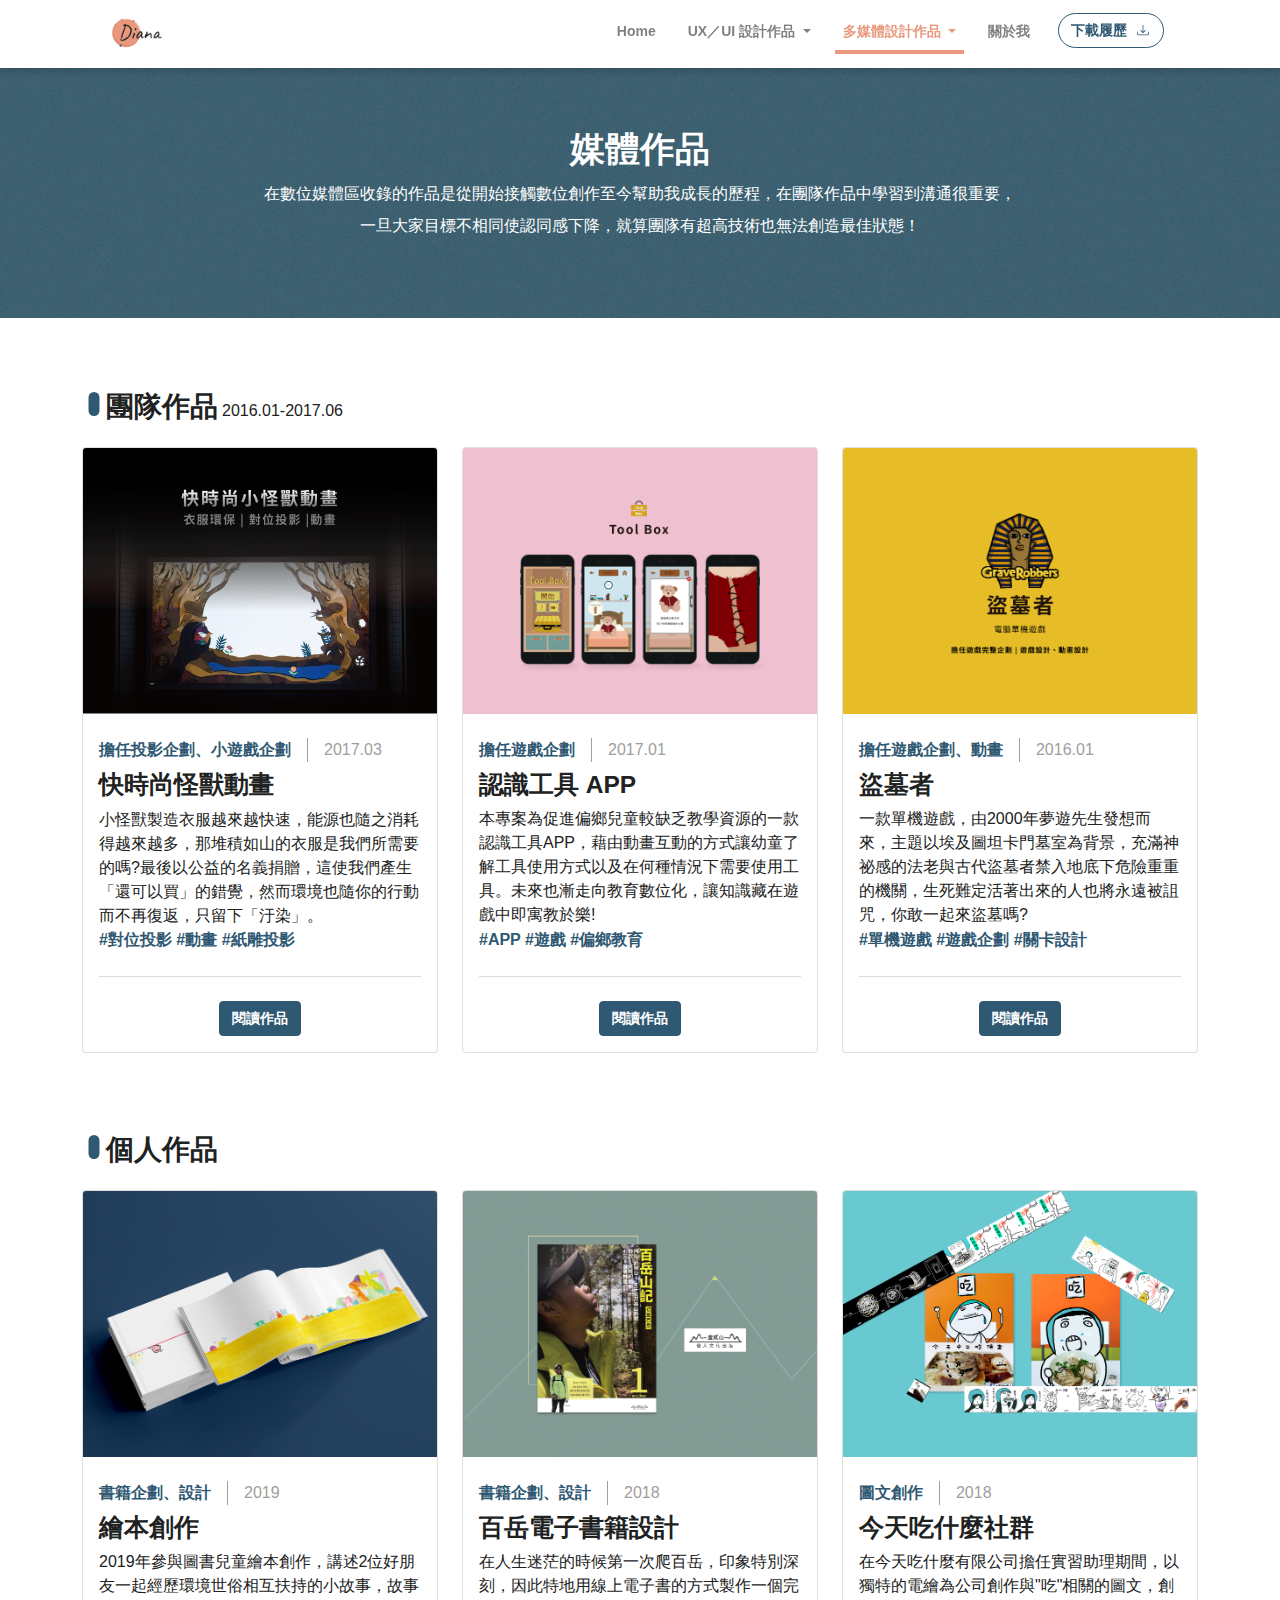
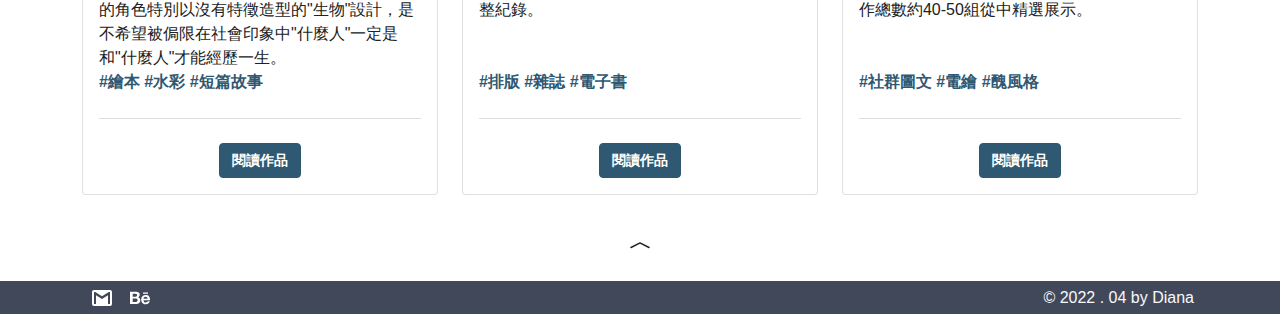
<file: MultimediaProjects.html>
<!DOCTYPE html>
<html lang="en">
<head>
    <meta charset="UTF-8">
    <meta http-equiv="X-UA-Compatible" content="IE=edge">
    <meta name="viewport" content="width=device-width, initial-scale=1.0">
    <title>Multimedia Projects - UX by Diana</title>
    <link rel="icon"  href="pic/sign12.ico" type="image/x-icon">
    <link rel="stylesheet" href="./stylesheets/all.css">
    <!-- JavaScript Bundle with Popper -->
<script src="https://cdn.jsdelivr.net/npm/bootstrap@5.1.1/dist/js/bootstrap.bundle.min.js" integrity="sha384-/bQdsTh/da6pkI1MST/rWKFNjaCP5gBSY4sEBT38Q/9RBh9AH40zEOg7Hlq2THRZ" crossorigin="anonymous"></script>
<link href="https://fonts.googleapis.com/icon?family=Material+Icons"
      rel="stylesheet">
      <style>
        .box {
          max-width: 75px;
        }
      
        .box1 {
          max-width: 747px;
          height: 470px;
        }
      
        .box2 {
          max-width: 0px;
          height: 24px;
        }
      
        .box-shadow {
          box-shadow: 0px 4px 7px rgba(0, 0, 0, 0.15);
        }
        .sbtn-rounded {
      border-radius: 20px;
    }
  </style>

</head>

<body>
 <!-- 導覽列 -->
 <div class=" box-shadow sticky-top bg-white ">
  <nav class="navbar navbar-expand-xl navbar-light ">
    <div class="container-fluid my-1 mx-md-7">
      <a class="navbar-brand box" href="index.html">
        <img src="pic/LOGO.jpg" class="w-75 " alt="">
      </a>
      <button class="navbar-toggler" type="button" data-bs-toggle="collapse" data-bs-target="#navbarNavDropdown"
        aria-controls="navbarNavDropdown" aria-expanded="false" aria-label="Toggle navigation">
        <span class="navbar-toggler-icon"></span>
      </button>
      <div class="collapse navbar-collapse flex-row-reverse " id="navbarNavDropdown">
        <ul class="navbar-nav ">
          <li class="nav-item mx-2">
            <a class="nav-link fw-bold fs-6 " aria-current="page" href="index.html">Home</a>
          </li>
          <li class="nav-item dropdown mx-2">
            <a class="nav-link dropdown-toggle fw-bold fs-6 " href="UIUXProjects.html" id="navbarDropdownMenuLink"
              role="button" data-bs-toggle="dropdown" aria-expanded="false">
              UX／UI 設計作品
            </a>
            <ul class="dropdown-menu " aria-labelledby="navbarDropdownMenuLink">
              <li><a class="dropdown-item " href="https://www.behance.net/gallery/139544725/_"target="_blank">UX／UI 設計 | 露營一頁式網站</a>
              </li>
              <li><a class="dropdown-item " href="https://www.behance.net/gallery/141710635/_"target="_blank">UX／UI 設計 | 插畫品牌官網設計</a>
              </li>
              <li><a class="dropdown-item " href="https://www.behance.net/gallery/142122069/-Redesign"target="_blank">UX／UI 設計 | 場地預約
                  APP 優化</a></li>
              <li><a class="dropdown-item " href="UIUXProjects.html#Otherworks">全部作品</a></li>
            </ul>
          </li>
          <li class="nav-item dropdown mx-2 fs-6">
            <a class="nav-link dropdown-toggle fw-bold active" href="MultimediaProjects.html" id="navbarDropdownMenuLink"
              role="button" data-bs-toggle="dropdown" aria-expanded="false">
              多媒體設計作品
            </a>
            <ul class="dropdown-menu " aria-labelledby="navbarDropdownMenuLink">
              <li><a class="dropdown-item" href="MultimediaProjects.html#mediaworks">
                  <div class="fw-bold  d-flex align-items-center  " style=" color:#2E2E2E;" color="#1b1b1b"><svg
                      style="width:18px;height:18px" viewBox="0 0 24 24">
                      <path fill="currentColor"
                        d="M13.07 10.41A5 5 0 0 0 13.07 4.59A3.39 3.39 0 0 1 15 4A3.5 3.5 0 0 1 15 11A3.39 3.39 0 0 1 13.07 10.41M5.5 7.5A3.5 3.5 0 1 1 9 11A3.5 3.5 0 0 1 5.5 7.5M7.5 7.5A1.5 1.5 0 1 0 9 6A1.5 1.5 0 0 0 7.5 7.5M16 17V19H2V17S2 13 9 13 16 17 16 17M14 17C13.86 16.22 12.67 15 9 15S4.07 16.31 4 17M15.95 13A5.32 5.32 0 0 1 18 17V19H22V17S22 13.37 15.94 13Z" />
                    </svg>團隊作品</div>
                </a></li>
              <li><a class="dropdown-item " href="https://www.behance.net/gallery/143029097/_"target="_blank">擔任遊戲企劃 | 盜墓者 </a></li>
              <li><a class="dropdown-item " href="https://www.behance.net/gallery/142945481/APP-"target="_blank">擔任遊戲企劃 | Tool Box
                </a></li>
              <li><a class="dropdown-item " href="https://www.behance.net/gallery/143716671/_"target="_blank">擔任投影、遊戲企畫
                  | 衣衣久 </a></li>
              <li><a class="dropdown-item" href="MultimediaProjects.html#Illworks">
                  <div class="fw-bold  d-flex align-items-center  " style=" color:#2E2E2E;" color="#1b1b1b"><svg
                      style="width:18px;height:18px" viewBox="0 0 24 24">
                      <path fill="currentColor"
                        d="M12,4A4,4 0 0,1 16,8A4,4 0 0,1 12,12A4,4 0 0,1 8,8A4,4 0 0,1 12,4M12,6A2,2 0 0,0 10,8A2,2 0 0,0 12,10A2,2 0 0,0 14,8A2,2 0 0,0 12,6M12,13C14.67,13 20,14.33 20,17V20H4V17C4,14.33 9.33,13 12,13M12,14.9C9.03,14.9 5.9,16.36 5.9,17V18.1H18.1V17C18.1,16.36 14.97,14.9 12,14.9Z" />
                    </svg>個人作品</div>
                </a></li>
             
              <li><a class="dropdown-item " href="https://www.behance.net/gallery/143153091/_"target="_blank">排版設計 | 百岳電子書 </a></li>
              <li><a class="dropdown-item " href="https://www.behance.net/gallery/142990377/_"target="_blank">插畫設計 | 今天吃什麼社群 </a>
              </li>
              <li><a class="dropdown-item " href="MultimediaProjects.html">全部作品</a></li>
            </ul>
          </li>
          <li class="nav-item mx-2 ">
            <a class="nav-link fw-bold fs-6" href="resume.html">關於我</a>
          </li>
          <li class="nav-item mx-2 ps-1 ">
            <div class="text-end d-flex inline-block">
              <a class="btn  btn-outline-primary2 fw-bold fs-6 sbtn-rounded " href="pic/Diana-蔡亞芸.pdf" role="button">下載履歷<svg xmlns="http://www.w3.org/2000/svg" width="16" height="16" fill="currentColor" class="bi bi-download pb-1 ms-2" viewBox="0 0 16 16">
                <path d="M.5 9.9a.5.5 0 0 1 .5.5v2.5a1 1 0 0 0 1 1h12a1 1 0 0 0 1-1v-2.5a.5.5 0 0 1 1 0v2.5a2 2 0 0 1-2 2H2a2 2 0 0 1-2-2v-2.5a.5.5 0 0 1 .5-.5z"/>
                <path d="M7.646 11.854a.5.5 0 0 0 .708 0l3-3a.5.5 0 0 0-.708-.708L8.5 10.293V1.5a.5.5 0 0 0-1 0v8.793L5.354 8.146a.5.5 0 1 0-.708.708l3 3z"/>
              </svg></a>
            </div>
          </li>
        </ul>
      </div>
    </div>
  </nav>
</div>

<!-- Banner -->
<div  class=" d-flex justify-content-center align-items-center" style="background-image: url(pic/3-01-04.jpg);max-width:1920px; height:250px" ><div class=" container text-white "><div class="text-center"><h1 class="fw-bolder "style="font-family: 'Andika New Basic', sans-serif; ">媒體作品</h1><p class="lh-lg">在數位媒體區收錄的作品是從開始接觸數位創作至今幫助我成長的歷程，在團隊作品中學習到溝通很重要，<br>一旦大家目標不相同使認同感下降，就算團隊有超高技術也無法創造最佳狀態！</p></div></div>
</div>
       

<br id="mediaworks">
<!-- 卡片內容 -->
<div class="container mb-4 mt-5">
<div class="d-flex align-items-baseline"><h2 class="fw-bolder mb-4 me-1 "><img src="pic/c.svg" alt="" class="align-baseline" style="width:24px; height:24px;">團隊作品</h2><p>2016.01-2017.06</p> </div>  
<div class="row">
    <div class="col-lg-4 mb-2">
        <div class="card h-100 " >
          <img src="pic/1M4-3.png" class="card-img-top" alt="...">
          <div class="card-body d-flex flex-column h-100">
            <div class="d-flex my-2 " ><strong  class=" pe-3" style="color: #2f5872; border-right:solid #a0a0a0 1px; ">擔任投影企劃、小遊戲企劃</strong><div  class=" ps-3 d-flex align-items-end   "style="color: #9E9E9E;" >2017.03</div></div>
            <h3 class="fw-bolder">快時尚怪獸動畫</h3>
             <p class="card-text mb-auto fw-light">小怪獸製造衣服越來越快速，能源也隨之消耗得越來越多，那堆積如山的衣服是我們所需要的嗎?最後以公益的名義捐贈，這使我們產生「還可以買」的錯覺，然而環境也隨你的行動而不再復返，只留下「汙染」。</p>
             <strong class="d-inline-block mb-2" style="color: #2f5872;">#對位投影 #動畫 #紙雕投影</strong>
             <hr class="">
            <div class="text-center"><a href="https://www.behance.net/gallery/143716671/_" target="_blank" class="fw-bolder btn btn-primary2  mt-2  " style="background-color: #2f5872;">閱讀作品</a></div>
          </div>
        </div></div>
    <div class="col-lg-4  mb-2">
        <div class="card  h-100" >
          <img src="pic/2M4-3.png" class="card-img-top" alt="...">
          <div class="card-body d-flex flex-column h-100">
            <div class="d-flex my-2 " ><strong  class=" pe-3" style="color: #2f5872; border-right:solid #a0a0a0 1px; ">擔任遊戲企劃</strong><div  class=" ps-3 d-flex align-items-end   "style="color: #9E9E9E;" >2017.01</div></div> 
            <h3 class="card-title fw-bolder">認識工具 APP</h3>
            
            <p class="card-text mb-auto fw-lighter">本專案為促進偏鄉兒童較缺乏教學資源的一款認識工具APP，藉由動畫互動的方式讓幼童了解工具使用方式以及在何種情況下需要使用工具。未來也漸走向教育數位化，讓知識藏在遊戲中即寓教於樂!</p>
            <strong class="d-inline-block mb-2" style="color: #2f5872;">#APP #遊戲 #偏鄉教育</strong>
            <hr class="">
            <div class="text-center"><a href="https://www.behance.net/gallery/142945481/APP-" target="_blank" class="fw-bolder btn btn-primary2 mt-2 ">閱讀作品</a></div>
          </div>
        </div></div>
    <div class="col-lg-4 mb-2">
        <div class="card  h-100 ">
          <img src="pic/MP-3.png" class="card-img-top" alt="...">
          <div class="card-body d-flex flex-column h-100">
            <div class="d-flex my-2 " ><strong  class=" pe-3" style="color: #2f5872; border-right:solid #a0a0a0 1px; ">擔任遊戲企劃、動畫</strong><div  class=" ps-3 d-flex align-items-end   "style="color: #9E9E9E;" >2016.01</div></div> 
            <h3 class="card-title fw-bold">盜墓者</h3>
            
            <p class="card-text mb-auto fw-lighter">一款單機遊戲，由2000年夢遊先生發想而來，主題以埃及圖坦卡門墓室為背景，充滿神祕感的法老與古代盜墓者禁入地底下危險重重的機關，生死難定活著出來的人也將永遠被詛咒，你敢一起來盜墓嗎?</p>
            <strong class="d-inline-block mb-2 " style="color: #2f5872;">#單機遊戲 #遊戲企劃 #關卡設計</strong>
            <hr class="">
            <div class="text-center"><a href="https://www.behance.net/gallery/143029097/_" target="_blank" class="fw-bolder btn btn-primary2 mt-2">閱讀作品</a></div>
          </div>
        </div></div>
</div>
<br id="Illworks"><br>
</div>

<div class="container my-4">
    <h2 class="fw-bolder mb-4  "><img src="pic/c.svg" alt="" class="align-baseline" style="width:24px; height:24px;">個人作品</h2>    
  <div class="row">
    <div class="col-lg-4 mb-2">
      <div class="card h-100 ">
        <img src="pic/MP-7.png" class="card-img-top" alt="...">
        <div class="card-body d-flex flex-column h-100">
          <div class="d-flex my-2 " ><strong  class=" pe-3" style="color: #2f5872; border-right:solid #a0a0a0 1px; ">書籍企劃、設計</strong><div  class=" ps-3 d-flex align-items-end   "style="color: #9E9E9E;" >2019</div></div>
          <h3 class="card-title fw-bold">繪本創作</h3>
          <p class="card-text mb-auto fw-lighter">2019年參與圖書兒童繪本創作，講述2位好朋友一起經歷環境世俗相互扶持的小故事，故事的角色特別以沒有特徵造型的"生物"設計，是不希望被侷限在社會印象中"什麼人"一定是和"什麼人"才能經歷一生。</p>
          <strong class="d-inline-block mb-2" style="color: #2f5872 ;">#繪本 #水彩 #短篇故事</strong>
          <hr>
           <div class="text-center"><a href="https://www.behance.net/gallery/143258327/_" target="_blank" class="fw-bolder btn btn-primary2 mt-2">閱讀作品</a></div>
        </div>
      </div></div>
    <div class="col-lg-4  mb-2">
        <div class="card  h-100" >
          <img src="pic/MP-5.png" class="card-img-top" alt="...">
          <div class="card-body d-flex flex-column h-100">
            <div class="d-flex my-2 " ><strong  class=" pe-3" style="color: #2f5872; border-right:solid #a0a0a0 1px; ">書籍企劃、設計</strong><div  class=" ps-3 d-flex align-items-end  "style="color: #9E9E9E;" >2018</div></div> 
            <h3 class="card-title fw-bold">百岳電子書籍設計</h3>
            <p class="card-text mb-auto fw-lighter">在人生迷茫的時候第一次爬百岳，印象特別深刻，因此特地用線上電子書的方式製作一個完整紀錄。</p>
            <strong class="d-inline-block mb-2" style="color: #2f5872;">#排版 #雜誌 #電子書</strong>
            <hr class="">
             <div class="text-center"><a href="https://www.behance.net/gallery/143153091/_" target="_blank" class="fw-bolder btn btn-primary2 mt-2">閱讀作品</a></div>
          </div>
        </div></div>
    <div class="col-lg-4 mb-2">
        <div class="card  h-100 ">
          <img src="pic/MP-6.png" class="card-img-top" alt="...">
          <div class="card-body d-flex flex-column h-100">
            <div class="d-flex my-2 " ><strong  class=" pe-3" style="color: #2f5872; border-right:solid #a0a0a0 1px; ">圖文創作</strong><div  class=" ps-3 d-flex align-items-end   "style="color: #9E9E9E;" >2018</div></div>
            <h3 class="card-title fw-bold">今天吃什麼社群</h3>
            <p class="card-text mb-auto fw-lighter">在今天吃什麼有限公司擔任實習助理期間，以獨特的電繪為公司創作與"吃"相關的圖文，創作總數約40-50組從中精選展示。</p>
            <strong class="d-inline-block mb-2" style="color: #2f5872;">#社群圖文 #電繪 #醜風格</strong>
            <hr class="">
             <div class="text-center"><a href="https://www.behance.net/gallery/142990377/_" target="_blank" class="fw-bolder btn btn-primary2 mt-2">閱讀作品</a></div>
          </div>
        </div></div>
</div>
 </div>
</div>

<div class="container my-3 text-center"><a class="btn" href="#top"><svg xmlns="http://www.w3.org/2000/svg" width="24" height="24" fill="currentColor" class="bi bi-chevron-compact-up" viewBox="0 0 16 16">
  <path fill-rule="evenodd" d="M7.776 5.553a.5.5 0 0 1 .448 0l6 3a.5.5 0 1 1-.448.894L8 6.56 2.224 9.447a.5.5 0 1 1-.448-.894l6-3z"/>
</svg></a></div>
</body>

<footer>
  <!-- footer -->
  <div class=" " style="background-color:#40485a;" >
      <div class="container">
      <div class="row align-items-center mt-1">
      <div class="col">
      <div class="d-flex " >
         <div class="p-1  mx-1"><a href="mailto:dianadoremi19940211@gmail.com" class="text-white" style="text-decoration:none;"><svg style="width:24px;height:24px" viewBox="0 0 24 24">
        <path fill="currentColor" d="M20,18H18V9.25L12,13L6,9.25V18H4V6H5.2L12,10.25L18.8,6H20M20,4H4C2.89,4 2,4.89 2,6V18A2,2 0 0,0 4,20H20A2,2 0 0,0 22,18V6C22,4.89 21.1,4 20,4Z" />
    </svg></a></div>
      <div class="p-1  mx-1"><a href="https://www.behance.net/EyesCow" target="_blank" class="text-white" style="text-decoration:none;"><svg xmlns="http://www.w3.org/2000/svg" width="20" height="20" fill="currentColor" class="bi bi-behance" viewBox="0 0 16 16">
        <path d="M4.654 3c.461 0 .887.035 1.278.14.39.07.711.216.996.391.286.176.497.426.641.747.14.32.216.711.216 1.137 0 .496-.106.922-.356 1.242-.215.32-.566.606-.997.817.606.176 1.067.496 1.348.922.281.426.461.957.461 1.563 0 .496-.105.922-.285 1.278a2.317 2.317 0 0 1-.782.887c-.32.215-.711.39-1.137.496a5.329 5.329 0 0 1-1.278.176L0 12.803V3h4.654zm-.285 3.978c.39 0 .71-.105.957-.285.246-.18.355-.497.355-.887 0-.216-.035-.426-.105-.567a.981.981 0 0 0-.32-.355 1.84 1.84 0 0 0-.461-.176c-.176-.035-.356-.035-.567-.035H2.17v2.31c0-.005 2.2-.005 2.2-.005zm.105 4.193c.215 0 .426-.035.606-.07.176-.035.356-.106.496-.216s.25-.215.356-.39c.07-.176.14-.391.14-.641 0-.496-.14-.852-.426-1.102-.285-.215-.676-.32-1.137-.32H2.17v2.734h2.305v.005zm6.858-.035c.286.285.711.426 1.278.426.39 0 .746-.106 1.032-.286.285-.215.46-.426.53-.64h1.74c-.286.851-.712 1.457-1.278 1.848-.566.355-1.243.566-2.06.566a4.135 4.135 0 0 1-1.527-.285 2.827 2.827 0 0 1-1.137-.782 2.851 2.851 0 0 1-.712-1.172c-.175-.461-.25-.957-.25-1.528 0-.531.07-1.032.25-1.493.18-.46.426-.852.747-1.207.32-.32.711-.606 1.137-.782a4.018 4.018 0 0 1 1.493-.285c.606 0 1.137.105 1.598.355.46.25.817.532 1.102.958.285.39.496.851.641 1.348.07.496.105.996.07 1.563h-5.15c0 .58.21 1.11.496 1.396zm2.24-3.732c-.25-.25-.642-.391-1.103-.391-.32 0-.566.07-.781.176-.215.105-.356.25-.496.39a.957.957 0 0 0-.25.497c-.036.175-.07.32-.07.46h3.196c-.07-.526-.25-.882-.497-1.132zm-3.127-3.728h3.978v.957h-3.978v-.957z"/>
      </svg></a></div>
    </div></div>
    
    <div class="col"><div class="p-1 text-end text-light">© 2022 . 04 by Diana</div></div>
    </div>
    </div>
    </div>
  </footer>

</html>
</file>
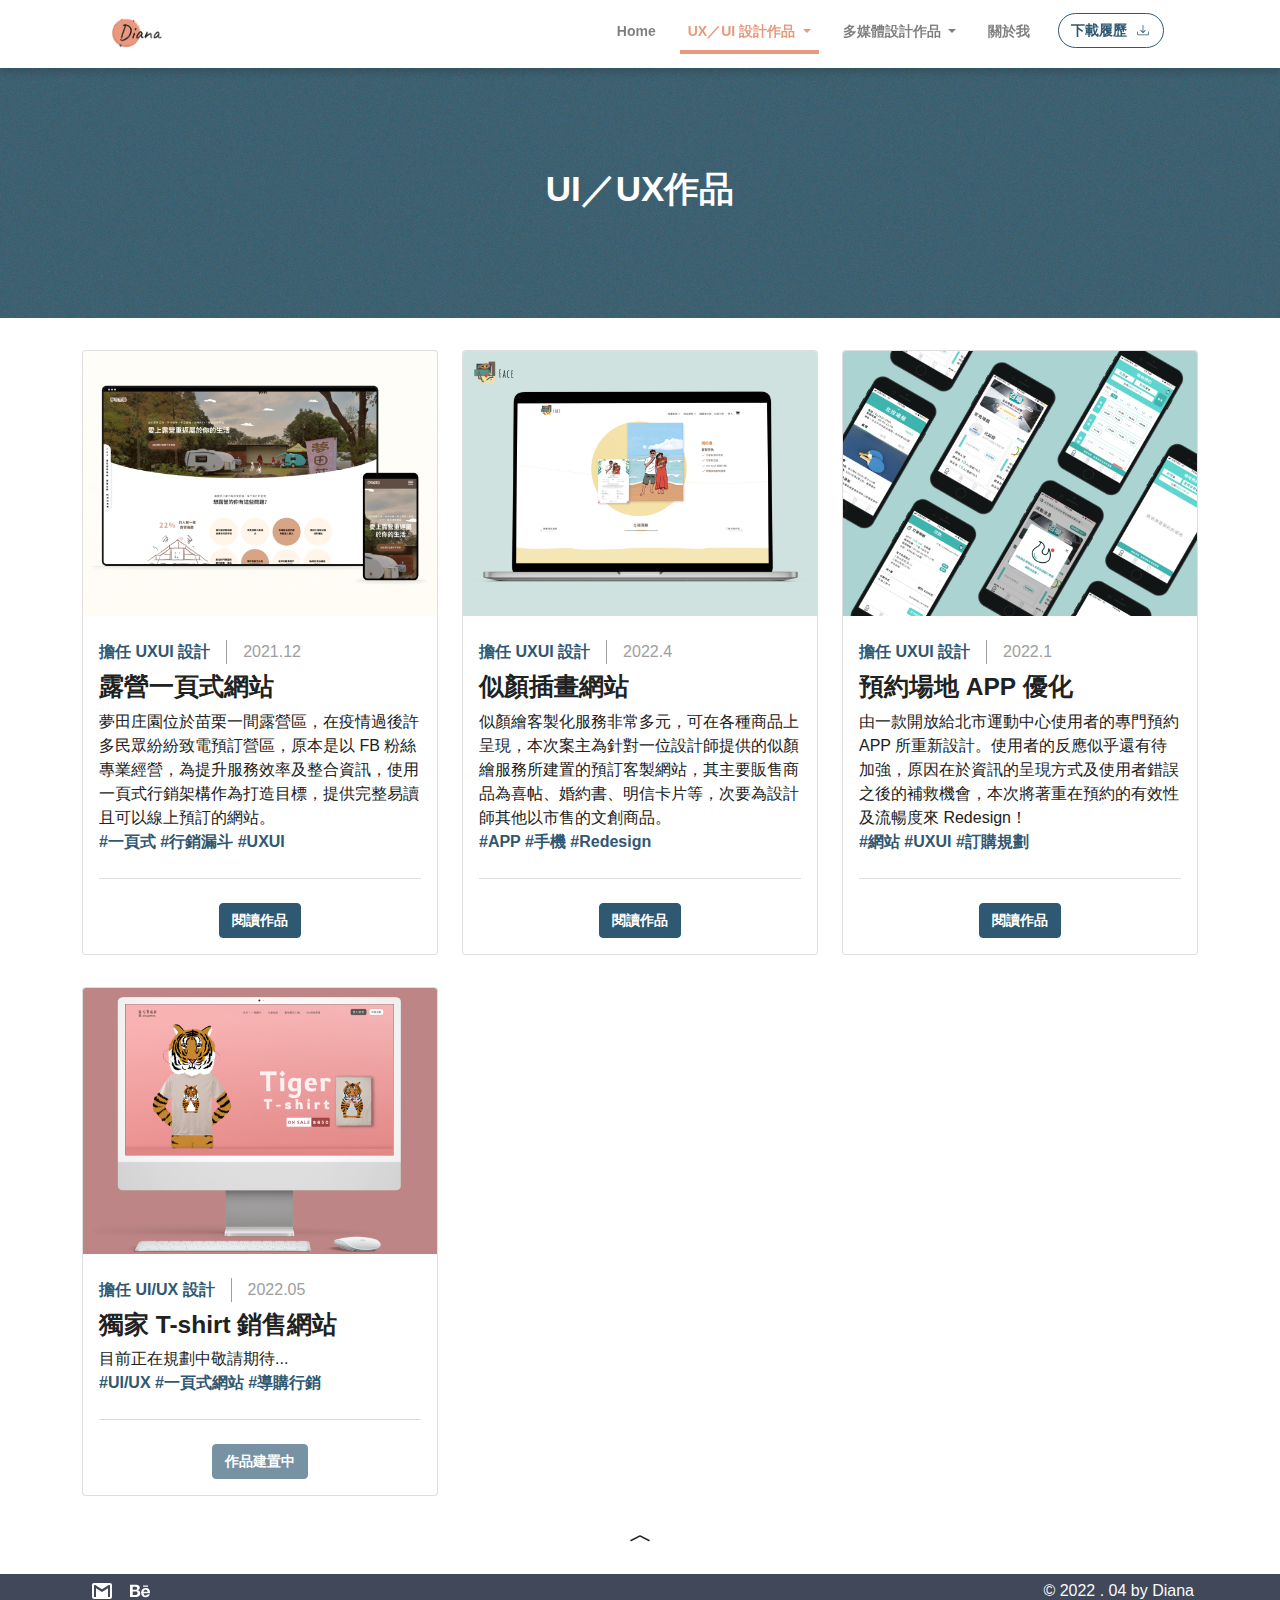
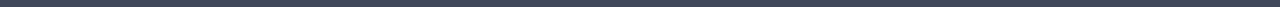
<file: UIUXProjects.html>
<!DOCTYPE html>
<html lang="en">
<head>
    <meta charset="UTF-8">
    <meta http-equiv="X-UA-Compatible" content="IE=edge">
    <meta name="viewport" content="width=device-width, initial-scale=1.0">
    <title>UIUX Project - UX by Diana</title>
    <link rel="icon"  href="pic/sign12.ico" type="image/x-icon">
    <link rel="stylesheet" href="./stylesheets/all.css">
    <!-- JavaScript Bundle with Popper -->
<script src="https://cdn.jsdelivr.net/npm/bootstrap@5.1.1/dist/js/bootstrap.bundle.min.js" integrity="sha384-/bQdsTh/da6pkI1MST/rWKFNjaCP5gBSY4sEBT38Q/9RBh9AH40zEOg7Hlq2THRZ" crossorigin="anonymous"></script>
<link href="https://fonts.googleapis.com/icon?family=Material+Icons"
      rel="stylesheet">
      <style>
        .box {
          max-width: 75px;
        }
      
        .box1 {
          max-width: 747px;
          height: 470px;
        }
           
        .box-shadow {
          box-shadow: 0px 4px 7px rgba(0, 0, 0, 0.15);
        }

        .sbtn-rounded {
      border-radius: 20px;
    }
  </style>

</head>

<body>
<!-- 導覽列 -->
<div class=" box-shadow sticky-top bg-white ">
  <nav class="navbar navbar-expand-xl navbar-light ">
    <div class="container-fluid my-1 mx-md-7">
      <a class="navbar-brand box" href="index.html">
        <img src="pic/LOGO.jpg" class="w-75 " alt="">
      </a>
      <button class="navbar-toggler" type="button" data-bs-toggle="collapse" data-bs-target="#navbarNavDropdown"
        aria-controls="navbarNavDropdown" aria-expanded="false" aria-label="Toggle navigation">
        <span class="navbar-toggler-icon"></span>
      </button>
      <div class="collapse navbar-collapse flex-row-reverse " id="navbarNavDropdown">
        <ul class="navbar-nav ">
          <li class="nav-item mx-2">
            <a class="nav-link fw-bold fs-6 " aria-current="page" href="index.html">Home</a>
          </li>
          <li class="nav-item dropdown mx-2">
            <a class="nav-link dropdown-toggle fw-bold fs-6 active" href="UIUXProjects.html" id="navbarDropdownMenuLink"
              role="button" data-bs-toggle="dropdown" aria-expanded="false">
              UX／UI 設計作品
            </a>
            <ul class="dropdown-menu " aria-labelledby="navbarDropdownMenuLink">
              <li><a class="dropdown-item " href="https://www.behance.net/gallery/139544725/_"target="_blank">UX／UI 設計 | 露營一頁式網站</a>
              </li>
              <li><a class="dropdown-item " href="https://www.behance.net/gallery/141710635/_"target="_blank">UX／UI 設計 | 插畫品牌官網設計</a>
              </li>
              <li><a class="dropdown-item " href="https://www.behance.net/gallery/142122069/-Redesign"target="_blank">UX／UI 設計 | 場地預約
                  APP 優化</a></li>
              <li><a class="dropdown-item " href="UIUXProjects.html#Otherworks">全部作品</a></li>
            </ul>
          </li>
          <li class="nav-item dropdown mx-2 fs-6">
            <a class="nav-link dropdown-toggle fw-bold" href="MultimediaProjects.html" id="navbarDropdownMenuLink"
              role="button" data-bs-toggle="dropdown" aria-expanded="false">
              多媒體設計作品
            </a>
            <ul class="dropdown-menu " aria-labelledby="navbarDropdownMenuLink">
              <li><a class="dropdown-item" href="MultimediaProjects.html#mediaworks">
                  <div class="fw-bold  d-flex align-items-center  " style=" color:#2E2E2E;" color="#1b1b1b"><svg
                      style="width:18px;height:18px" viewBox="0 0 24 24">
                      <path fill="currentColor"
                        d="M13.07 10.41A5 5 0 0 0 13.07 4.59A3.39 3.39 0 0 1 15 4A3.5 3.5 0 0 1 15 11A3.39 3.39 0 0 1 13.07 10.41M5.5 7.5A3.5 3.5 0 1 1 9 11A3.5 3.5 0 0 1 5.5 7.5M7.5 7.5A1.5 1.5 0 1 0 9 6A1.5 1.5 0 0 0 7.5 7.5M16 17V19H2V17S2 13 9 13 16 17 16 17M14 17C13.86 16.22 12.67 15 9 15S4.07 16.31 4 17M15.95 13A5.32 5.32 0 0 1 18 17V19H22V17S22 13.37 15.94 13Z" />
                    </svg>團隊作品</div>
                </a></li>
              <li><a class="dropdown-item " href="https://www.behance.net/gallery/143029097/_"target="_blank">擔任遊戲企劃 | 盜墓者 </a></li>
              <li><a class="dropdown-item " href="https://www.behance.net/gallery/142945481/APP-"target="_blank">擔任遊戲企劃 | Tool Box
                </a></li>
              <li><a class="dropdown-item " href="https://www.behance.net/gallery/143716671/_"target="_blank">擔任投影、遊戲企畫
                  | 衣衣久 </a></li>
              <li><a class="dropdown-item" href="MultimediaProjects.html#Illworks">
                  <div class="fw-bold  d-flex align-items-center  " style=" color:#2E2E2E;" color="#1b1b1b"><svg
                      style="width:18px;height:18px" viewBox="0 0 24 24">
                      <path fill="currentColor"
                        d="M12,4A4,4 0 0,1 16,8A4,4 0 0,1 12,12A4,4 0 0,1 8,8A4,4 0 0,1 12,4M12,6A2,2 0 0,0 10,8A2,2 0 0,0 12,10A2,2 0 0,0 14,8A2,2 0 0,0 12,6M12,13C14.67,13 20,14.33 20,17V20H4V17C4,14.33 9.33,13 12,13M12,14.9C9.03,14.9 5.9,16.36 5.9,17V18.1H18.1V17C18.1,16.36 14.97,14.9 12,14.9Z" />
                    </svg>個人作品</div>
                </a></li>
           
              <li><a class="dropdown-item " href="https://www.behance.net/gallery/143153091/_"target="_blank">排版設計 | 百岳電子書 </a></li>
              <li><a class="dropdown-item " href="https://www.behance.net/gallery/142990377/_"target="_blank">插畫設計 | 今天吃什麼社群 </a>
              </li>
              <li><a class="dropdown-item " href="MultimediaProjects.html">全部作品</a></li>
            </ul>
          </li>
          <li class="nav-item mx-2 ">
            <a class="nav-link fw-bold fs-6" href="resume.html">關於我</a>
          </li>
          <li class="nav-item mx-2 ps-1 ">
            <div class="text-end d-flex inline-block">
              <a class="btn  btn-outline-primary2 fw-bold fs-6 sbtn-rounded " href="pic/Diana-蔡亞芸.pdf" role="button">下載履歷<svg xmlns="http://www.w3.org/2000/svg" width="16" height="16" fill="currentColor" class="bi bi-download pb-1 ms-2" viewBox="0 0 16 16">
                <path d="M.5 9.9a.5.5 0 0 1 .5.5v2.5a1 1 0 0 0 1 1h12a1 1 0 0 0 1-1v-2.5a.5.5 0 0 1 1 0v2.5a2 2 0 0 1-2 2H2a2 2 0 0 1-2-2v-2.5a.5.5 0 0 1 .5-.5z"/>
                <path d="M7.646 11.854a.5.5 0 0 0 .708 0l3-3a.5.5 0 0 0-.708-.708L8.5 10.293V1.5a.5.5 0 0 0-1 0v8.793L5.354 8.146a.5.5 0 1 0-.708.708l3 3z"/>
              </svg></a>
            </div>
          </li>
        </ul>
      </div>
    </div>
  </nav>
</div>
<!-- Banner -->

  <!-- <img src="pic/2-03-04.jpg" class="d-block w-100" alt="..."> -->
  <div  class=" d-flex justify-content-center align-items-center" style="background-image: url(pic/3-01-04.jpg);max-width:1920px; height:250px" ><div class=" container text-white "><div class="text-center"><h1 class="fw-bolder "style="font-family: 'Andika New Basic', sans-serif; ">UI／UX作品</h1></div></div>
</div>
<br id=UIUXtitle>

<!-- 卡片內容 -->
<div class="container my-2">     
<div class="row">
  <div class="col-lg-4 mb-2">
      <div class="card  h-100 " >
        <img src="pic/1UIUX4-3.png" class="card-img-top" alt="...">
        <div class="card-body d-flex flex-column h-100">
          <div class="d-flex my-2 " ><strong  class=" pe-3" style="color: #2f5872; border-right:solid #a0a0a0 1px; ">擔任 UXUI 設計</strong><div  class=" ps-3 d-flex align-items-end "style="color: #9E9E9E;" >2021.12</div></div>
          <h3 class="card-title fw-bold">露營一頁式網站</h3>
           <p class="card-text mb-auto">夢田庄園位於苗栗一間露營區，在疫情過後許多民眾紛紛致電預訂營區，原本是以 FB 粉絲專業經營，為提升服務效率及整合資訊，使用一頁式行銷架構作為打造目標，提供完整易讀且可以線上預訂的網站。</p>
           <strong class="d-inline-block mb-2" style="color: #2f5872;">#一頁式 #行銷漏斗 #UXUI</strong>
           <hr class="">
           <div class="text-center"><a href="https://www.behance.net/gallery/139544725/_" target="_blank" class="fw-bolder btn btn-primary2 mt-2">閱讀作品</a></div>
        </div>
      </div></div>
  <div class="col-lg-4  mb-2">
      <div class="card h-100" >
        <img src="pic/2UIUX4-3.png" class="card-img-top" alt="...">
        <div class="card-body d-flex flex-column h-100">
          <div class="d-flex my-2 " ><strong  class=" pe-3" style="color: #2f5872; border-right:solid #a0a0a0 1px; ">擔任 UXUI 設計</strong><div  class=" ps-3 d-flex align-items-end "style="color: #9E9E9E;" >2022.4</div></div>
          <h3 class="card-title fw-bold">似顏插畫網站</h3>
          <p class="card-text mb-auto">似顏繪客製化服務非常多元，可在各種商品上呈現，本次案主為針對一位設計師提供的似顏繪服務所建置的預訂客製網站，其主要販售商品為喜帖、婚約書、明信卡片等，次要為設計師其他以市售的文創商品。</p>
          <strong class="d-inline-block mb-2" style="color: #2f5872;">#APP #手機 #Redesign</strong>
          <hr class="">
             <div class="text-center"><a href="https://www.behance.net/gallery/141710635/_" target="_blank" class="fw-bolder btn btn-primary2 mt-2">閱讀作品</a></div>
        </div>
      </div></div>
  <div class="col-lg-4  mb-2">
      <div class="card h-100 ">
        <img src="pic/3UIUX4-3.png" class="card-img-top" alt="...">
        <div class="card-body d-flex flex-column h-100">
          <div class="d-flex my-2 " ><strong  class=" pe-3" style="color: #2f5872; border-right:solid #a0a0a0 1px; ">擔任 UXUI 設計</strong><div  class=" ps-3 d-flex align-items-end "style="color: #9E9E9E;" >2022.1</div></div>
          <h3 class="card-title fw-bold">預約場地 APP 優化</h3>
          <p class="card-text mb-auto">由一款開放給北市運動中心使用者的專門預約 APP 所重新設計。使用者的反應似乎還有待加強，原因在於資訊的呈現方式及使用者錯誤之後的補救機會，本次將著重在預約的有效性及流暢度來  Redesign！</p>
          <strong class="d-inline-block mb-2" style="color: #2f5872;">#網站 #UXUI #訂購規劃</strong>
          <hr class="">
             <div class="text-center"><a href="https://www.behance.net/gallery/142122069/-Redesign" target="_blank" class="fw-bolder btn btn-primary2 mt-2">閱讀作品</a></div>
        </div>
      </div></div>
</div>
   
<br id="mediaworks">
<!-- 練習品 -->
 
<div class="row">
    <div class="col-lg-4 mb-2">
        <div class="card h-100 " >
          <img src="pic/4UIUX4-3.png" class="card-img-top" alt="...">
          <div class="card-body d-flex flex-column h-100">
            <div class="d-flex my-2 " ><strong  class=" pe-3" style="color: #2f5872; border-right:solid #a0a0a0 1px; ">擔任 UI/UX 設計</strong><div  class=" ps-3 d-flex align-items-end   "style="color: #9E9E9E;" >2022.05</div></div>
            <h3 class="fw-bolder">獨家 T-shirt 銷售網站</h3>
             <p class="card-text mb-auto fw-light">目前正在規劃中敬請期待...</p>
             <strong class="d-inline-block mb-2" style="color: #2f5872;">#UI/UX #一頁式網站 #導購行銷 </strong>
             <hr class="">
            <div class="text-center"><a href="" target="_blank" class="fw-bolder btn btn-primary2  mt-2 disabled" aria-disabled="true" style="background-color: #2f5872;">作品建置中</a></div>
          </div>
        </div></div>
         </div>    
</div>




</div>
<div class="container my-3 text-center"><a class="btn" href="#top"><svg xmlns="http://www.w3.org/2000/svg" width="24" height="24" fill="currentColor" class="bi bi-chevron-compact-up" viewBox="0 0 16 16">
  <path fill-rule="evenodd" d="M7.776 5.553a.5.5 0 0 1 .448 0l6 3a.5.5 0 1 1-.448.894L8 6.56 2.224 9.447a.5.5 0 1 1-.448-.894l6-3z"/>
</svg></a></div>
</body>

<footer>
  <!-- footer -->
  <div class=" " style="background-color:#40485a;" >
      <div class="container">
      <div class="row align-items-center mt-1">
      <div class="col">
      <div class="d-flex " >
         <div class="p-1  mx-1"><a href="mailto:dianadoremi19940211@gmail.com" class="text-white" style="text-decoration:none;"><svg style="width:24px;height:24px" viewBox="0 0 24 24">
        <path fill="currentColor" d="M20,18H18V9.25L12,13L6,9.25V18H4V6H5.2L12,10.25L18.8,6H20M20,4H4C2.89,4 2,4.89 2,6V18A2,2 0 0,0 4,20H20A2,2 0 0,0 22,18V6C22,4.89 21.1,4 20,4Z" />
    </svg></a></div>
      <div class="p-1  mx-1"><a href="https://www.behance.net/EyesCow" target="_blank" class="text-white" style="text-decoration:none;"><svg xmlns="http://www.w3.org/2000/svg" width="20" height="20" fill="currentColor" class="bi bi-behance" viewBox="0 0 16 16">
        <path d="M4.654 3c.461 0 .887.035 1.278.14.39.07.711.216.996.391.286.176.497.426.641.747.14.32.216.711.216 1.137 0 .496-.106.922-.356 1.242-.215.32-.566.606-.997.817.606.176 1.067.496 1.348.922.281.426.461.957.461 1.563 0 .496-.105.922-.285 1.278a2.317 2.317 0 0 1-.782.887c-.32.215-.711.39-1.137.496a5.329 5.329 0 0 1-1.278.176L0 12.803V3h4.654zm-.285 3.978c.39 0 .71-.105.957-.285.246-.18.355-.497.355-.887 0-.216-.035-.426-.105-.567a.981.981 0 0 0-.32-.355 1.84 1.84 0 0 0-.461-.176c-.176-.035-.356-.035-.567-.035H2.17v2.31c0-.005 2.2-.005 2.2-.005zm.105 4.193c.215 0 .426-.035.606-.07.176-.035.356-.106.496-.216s.25-.215.356-.39c.07-.176.14-.391.14-.641 0-.496-.14-.852-.426-1.102-.285-.215-.676-.32-1.137-.32H2.17v2.734h2.305v.005zm6.858-.035c.286.285.711.426 1.278.426.39 0 .746-.106 1.032-.286.285-.215.46-.426.53-.64h1.74c-.286.851-.712 1.457-1.278 1.848-.566.355-1.243.566-2.06.566a4.135 4.135 0 0 1-1.527-.285 2.827 2.827 0 0 1-1.137-.782 2.851 2.851 0 0 1-.712-1.172c-.175-.461-.25-.957-.25-1.528 0-.531.07-1.032.25-1.493.18-.46.426-.852.747-1.207.32-.32.711-.606 1.137-.782a4.018 4.018 0 0 1 1.493-.285c.606 0 1.137.105 1.598.355.46.25.817.532 1.102.958.285.39.496.851.641 1.348.07.496.105.996.07 1.563h-5.15c0 .58.21 1.11.496 1.396zm2.24-3.732c-.25-.25-.642-.391-1.103-.391-.32 0-.566.07-.781.176-.215.105-.356.25-.496.39a.957.957 0 0 0-.25.497c-.036.175-.07.32-.07.46h3.196c-.07-.526-.25-.882-.497-1.132zm-3.127-3.728h3.978v.957h-3.978v-.957z"/>
      </svg></a></div>
    </div></div>
    
    <div class="col"><div class="p-1 text-end text-light">© 2022 . 04 by Diana</div></div>
    </div>
    </div>
    </div>
  </footer>

</html>
</file>
<file: stylesheets/all.css>
:root {
  --bs-blue: #0d6efd;
  --bs-indigo: #6610f2;
  --bs-purple: #6f42c1;
  --bs-pink: #d63384;
  --bs-red: #dc3545;
  --bs-orange: #fd7e14;
  --bs-yellow: #ffc107;
  --bs-green: #198754;
  --bs-teal: #20c997;
  --bs-cyan: #0dcaf0;
  --bs-white: #fff;
  --bs-gray: #6c757d;
  --bs-gray-dark: #343a40;
  --bs-gray-100: #f8f9fa;
  --bs-gray-200: #e9ecef;
  --bs-gray-300: #dee2e6;
  --bs-gray-400: #ced4da;
  --bs-gray-500: #adb5bd;
  --bs-gray-600: #6c757d;
  --bs-gray-700: #495057;
  --bs-gray-800: #343a40;
  --bs-gray-900: #212529;
  --bs-primary: #E9997D;
  --bs-primary2: #2f5872;
  --bs-link: #5BA3BA;  
  --bs-secondary: #6c757d;
  --bs-success: #198754;
  --bs-info: #0dcaf0;
  --bs-warning: #ffc107;
  --bs-danger: #dc3545;
  --bs-light: #f8f9fa;
  --bs-dark: #212529;
  --bs-primary-rgb: 233, 153, 125;
  --bs-primary2-rgb: 47, 88, 114;
  --bs-secondary-rgb: 108, 117, 125;
  --bs-success-rgb: 25, 135, 84;
  --bs-info-rgb: 13, 202, 240;
  --bs-warning-rgb: 255, 193, 7;
  --bs-danger-rgb: 220, 53, 69;
  --bs-light-rgb: 248, 249, 250;
  --bs-dark-rgb: 33, 37, 41;
  --bs-white-rgb: 255, 255, 255;
  --bs-black-rgb: 0, 0, 0;
  --bs-body-color-rgb: 33, 37, 41;
  --bs-body-bg-rgb: 255, 255, 255;
  --bs-font-sans-serif:  -apple-system, "Segoe UI", 'Microsoft JhengHei', 微軟正黑體,"Noto Sans TC", Roboto, "Helvetica Neue", Arial,  "Liberation Sans", sans-serif, "Apple Color Emoji", "Segoe UI Emoji", "Segoe UI Symbol", "Noto Color Emoji ,system-ui,";
  --bs-font-monospace: SFMono-Regular, Menlo, Monaco, Consolas, "Liberation Mono", "Courier New", monospace;
  --bs-gradient: linear-gradient(180deg, rgba(255, 255, 255, 0.15), rgba(255, 255, 255, 0));
  --bs-body-font-family: var(--bs-font-sans-serif);
  --bs-body-font-size: 1rem;
  --bs-body-font-weight: 400;
  --bs-body-line-height: 1.5;
  --bs-body-color: #202121;
  --bs-body-bg: #fff;
}

*,
*::before,
*::after {
  -webkit-box-sizing: border-box;
          box-sizing: border-box;
}

@media (prefers-reduced-motion: no-preference) {
  :root {
    scroll-behavior: smooth;
  }
}

body {
  margin: 0;
  font-family: var(--bs-body-font-family);
  font-size: var(--bs-body-font-size);
  font-weight: var(--bs-body-font-weight);
  line-height: var(--bs-body-line-height);
  color: var(--bs-body-color);
  text-align: var(--bs-body-text-align);
  background-color: var(--bs-body-bg);
  -webkit-text-size-adjust: 100%;
  -webkit-tap-highlight-color: rgba(0, 0, 0, 0);
}

hr {
  margin: 1rem 0;
  color: #6c757d;
  background-color: currentColor;
  border: 0;
  opacity: 0.25;
}

hr:not([size]) {
  height: 1px;
}

h1, .h1, h2, .h2, h3, .h3, h4, .h4, h5, .h5, h6, .h6 {
  margin-top: 0;
  margin-bottom: 0.5rem;
  font-weight: 500;
  line-height: 1.2;
}

h1, .h1 {
  font-size: calc(1.34375rem + 1.125vw);
}

@media (min-width: 1200px) {
  h1, .h1 {
    font-size: 2.1875rem;
  }
}

h2, .h2 {
  font-size: calc(1.3rem + 0.6vw);
}

@media (min-width: 1200px) {
  h2, .h2 {
    font-size: 1.75rem;
  }
}

h3, .h3 {
  font-size: calc(1.27813rem + 0.3375vw);
}

@media (min-width: 1200px) {
  h3, .h3 {
    font-size: 1.53125rem;
  }
}

h4, .h4 {
  font-size: calc(1.25625rem + 0.075vw);
}

@media (min-width: 1200px) {
  h4, .h4 {
    font-size: 1.3125rem;
  }
}

h5, .h5 {
  font-size: 1.09375rem;
}

h6, .h6 {
  font-size: 0.875rem;
}

p {
  margin-top: 0;
  margin-bottom: 1rem;
}

abbr[title],
abbr[data-bs-original-title] {
  -webkit-text-decoration: underline dotted;
          text-decoration: underline dotted;
  cursor: help;
  text-decoration-skip-ink: none;
}

address {
  margin-bottom: 1rem;
  font-style: normal;
  line-height: inherit;
}

ol,
ul {
  padding-left: 2rem;
}

ol,
ul,
dl {
  margin-top: 0;
  margin-bottom: 1rem;
}

ol ol,
ul ul,
ol ul,
ul ol {
  margin-bottom: 0;
}

dt {
  font-weight: 700;
}

dd {
  margin-bottom: .5rem;
  margin-left: 0;
}

blockquote {
  margin: 0 0 1rem;
}

b,
strong {
  font-weight: bolder;
}

small, .small {
  font-size: 0.875em;
}

mark, .mark {
  padding: 0.2em;
  background-color: #fcf8e3;
}

sub,
sup {
  position: relative;
  font-size: 0.75em;
  line-height: 0;
  vertical-align: baseline;
}

sub {
  bottom: -.25em;
}

sup {
  top: -.5em;
}

a {
  color: #0d6efd;
  text-decoration: underline;
}

a:hover {
  color: #0a58ca;
}

a:not([href]):not([class]), a:not([href]):not([class]):hover {
  color: inherit;
  text-decoration: none;
}

pre,
code,
kbd,
samp {
  font-family: var(--bs-font-monospace);
  font-size: 1em;
  direction: ltr /* rtl:ignore */;
  unicode-bidi: bidi-override;
}

pre {
  display: block;
  margin-top: 0;
  margin-bottom: 1rem;
  overflow: auto;
  font-size: 0.875em;
}

pre code {
  font-size: inherit;
  color: inherit;
  word-break: normal;
}

code {
  font-size: 0.875em;
  color: #d63384;
  word-wrap: break-word;
}

a > code {
  color: inherit;
}

kbd {
  padding: 0.2rem 0.4rem;
  font-size: 0.875em;
  color: #fff;
  background-color: #212529;
  border-radius: 0.2rem;
}

kbd kbd {
  padding: 0;
  font-size: 1em;
  font-weight: 700;
}

figure {
  margin: 0 0 1rem;
}

img,
svg {
  vertical-align: middle;
}

table {
  caption-side: bottom;
  border-collapse: collapse;
}

caption {
  padding-top: 0.5rem;
  padding-bottom: 0.5rem;
  color: #6c757d;
  text-align: left;
}

th {
  text-align: inherit;
  text-align: -webkit-match-parent;
}

thead,
tbody,
tfoot,
tr,
td,
th {
  border-color: inherit;
  border-style: solid;
  border-width: 0;
}

label {
  display: inline-block;
}

button {
  border-radius: 0;
}

button:focus:not(:focus-visible) {
  outline: 0;
}

input,
button,
select,
optgroup,
textarea {
  margin: 0;
  font-family: inherit;
  font-size: inherit;
  line-height: inherit;
}

button,
select {
  text-transform: none;
}

[role="button"] {
  cursor: pointer;
}

select {
  word-wrap: normal;
}

select:disabled {
  opacity: 1;
}

[list]::-webkit-calendar-picker-indicator {
  display: none;
}

button,
[type="button"],
[type="reset"],
[type="submit"] {
  -webkit-appearance: button;
}

button:not(:disabled),
[type="button"]:not(:disabled),
[type="reset"]:not(:disabled),
[type="submit"]:not(:disabled) {
  cursor: pointer;
}

::-moz-focus-inner {
  padding: 0;
  border-style: none;
}

textarea {
  resize: vertical;
}

fieldset {
  min-width: 0;
  padding: 0;
  margin: 0;
  border: 0;
}

legend {
  float: left;
  width: 100%;
  padding: 0;
  margin-bottom: 0.5rem;
  font-size: calc(1.275rem + 0.3vw);
  line-height: inherit;
}

@media (min-width: 1200px) {
  legend {
    font-size: 1.5rem;
  }
}

legend + * {
  clear: left;
}

::-webkit-datetime-edit-fields-wrapper,
::-webkit-datetime-edit-text,
::-webkit-datetime-edit-minute,
::-webkit-datetime-edit-hour-field,
::-webkit-datetime-edit-day-field,
::-webkit-datetime-edit-month-field,
::-webkit-datetime-edit-year-field {
  padding: 0;
}

::-webkit-inner-spin-button {
  height: auto;
}

[type="search"] {
  outline-offset: -2px;
  -webkit-appearance: textfield;
}

/* rtl:raw:
[type="tel"],
[type="url"],
[type="email"],
[type="number"] {
  direction: ltr;
}
*/
::-webkit-search-decoration {
  -webkit-appearance: none;
}

::-webkit-color-swatch-wrapper {
  padding: 0;
}

::file-selector-button {
  font: inherit;
}

::-webkit-file-upload-button {
  font: inherit;
  -webkit-appearance: button;
}

output {
  display: inline-block;
}

iframe {
  border: 0;
}

summary {
  display: list-item;
  cursor: pointer;
}

progress {
  vertical-align: baseline;
}

[hidden] {
  display: none !important;
}

.lead {
  font-size: 1.09375rem;
  font-weight: 300;
}

.display-1 {
  font-size: calc(1.625rem + 4.5vw);
  font-weight: 300;
  line-height: 1.2;
}

@media (min-width: 1200px) {
  .display-1 {
    font-size: 5rem;
  }
}

.display-2 {
  font-size: calc(1.575rem + 3.9vw);
  font-weight: 300;
  line-height: 1.2;
}

@media (min-width: 1200px) {
  .display-2 {
    font-size: 4.5rem;
  }
}

.display-3 {
  font-size: calc(1.525rem + 3.3vw);
  font-weight: 300;
  line-height: 1.2;
}

@media (min-width: 1200px) {
  .display-3 {
    font-size: 4rem;
  }
}

.display-4 {
  font-size: calc(1.475rem + 2.7vw);
  font-weight: 300;
  line-height: 1.2;
}

@media (min-width: 1200px) {
  .display-4 {
    font-size: 3.5rem;
  }
}

.display-5 {
  font-size: calc(1.425rem + 2.1vw);
  font-weight: 300;
  line-height: 1.2;
}

@media (min-width: 1200px) {
  .display-5 {
    font-size: 3rem;
  }
}

.display-6 {
  font-size: calc(1.375rem + 1.5vw);
  font-weight: 300;
  line-height: 1.2;
}

@media (min-width: 1200px) {
  .display-6 {
    font-size: 2.5rem;
  }
}

.list-unstyled {
  padding-left: 0;
  list-style: none;
}

.list-inline {
  padding-left: 0;
  list-style: none;
}

.list-inline-item {
  display: inline-block;
}

.list-inline-item:not(:last-child) {
  margin-right: 0.5rem;
}

.initialism {
  font-size: 0.875em;
  text-transform: uppercase;
}

.blockquote {
  margin-bottom: 1rem;
  font-size: 1.09375rem;
}

.blockquote > :last-child {
  margin-bottom: 0;
}

.blockquote-footer {
  margin-top: -1rem;
  margin-bottom: 1rem;
  font-size: 0.875em;
  color: #6c757d;
}

.blockquote-footer::before {
  content: "\2014\00A0";
}

.img-fluid {
  max-width: 100%;
  height: auto;
}

.img-thumbnail {
  padding: 0.25rem;
  background-color: #fff;
  border: 1px solid #dee2e6;
  border-radius: 0.25rem;
  max-width: 100%;
  height: auto;
}

.figure {
  display: inline-block;
}

.figure-img {
  margin-bottom: 0.5rem;
  line-height: 1;
}

.figure-caption {
  font-size: 0.875em;
  color: #6c757d;
}

.container,
.container-fluid,
.container-sm,
.container-md,
.container-lg,
.container-xl,
.container-xxl {
  width: 100%;
  padding-right: var(--bs-gutter-x, 0.75rem);
  padding-left: var(--bs-gutter-x, 0.75rem);
  margin-right: auto;
  margin-left: auto;
}

@media (min-width: 576px) {
  .container, .container-sm {
    max-width: 540px;
  }
}

@media (min-width: 768px) {
  .container, .container-sm, .container-md {
    max-width: 720px;
  }
}

@media (min-width: 992px) {
  .container, .container-sm, .container-md, .container-lg {
    max-width: 960px;
  }
}

@media (min-width: 1200px) {
  .container, .container-sm, .container-md, .container-lg, .container-xl {
    max-width: 1140px;
  }
}

@media (min-width: 1400px) {
  .container, .container-sm, .container-md, .container-lg, .container-xl, .container-xxl {
    max-width: 1200px;
  }
}

.row {
  --bs-gutter-x: 1.5rem;
  --bs-gutter-y: 0;
  display: -webkit-box;
  display: -ms-flexbox;
  display: flex;
  -ms-flex-wrap: wrap;
      flex-wrap: wrap;
  margin-top: calc(-1 * var(--bs-gutter-y));
  margin-right: calc(-.5 * var(--bs-gutter-x));
  margin-left: calc(-.5 * var(--bs-gutter-x));
}

.row > * {
  -ms-flex-negative: 0;
      flex-shrink: 0;
  width: 100%;
  max-width: 100%;
  padding-right: calc(var(--bs-gutter-x) * .5);
  padding-left: calc(var(--bs-gutter-x) * .5);
  margin-top: var(--bs-gutter-y);
}

.col {
  -webkit-box-flex: 1;
      -ms-flex: 1 0 0%;
          flex: 1 0 0%;
}

.row-cols-auto > * {
  -webkit-box-flex: 0;
      -ms-flex: 0 0 auto;
          flex: 0 0 auto;
  width: auto;
}

.row-cols-1 > * {
  -webkit-box-flex: 0;
      -ms-flex: 0 0 auto;
          flex: 0 0 auto;
  width: 100%;
}

.row-cols-2 > * {
  -webkit-box-flex: 0;
      -ms-flex: 0 0 auto;
          flex: 0 0 auto;
  width: 50%;
}

.row-cols-3 > * {
  -webkit-box-flex: 0;
      -ms-flex: 0 0 auto;
          flex: 0 0 auto;
  width: 33.33333%;
}

.row-cols-4 > * {
  -webkit-box-flex: 0;
      -ms-flex: 0 0 auto;
          flex: 0 0 auto;
  width: 25%;
}

.row-cols-5 > * {
  -webkit-box-flex: 0;
      -ms-flex: 0 0 auto;
          flex: 0 0 auto;
  width: 20%;
}

.row-cols-6 > * {
  -webkit-box-flex: 0;
      -ms-flex: 0 0 auto;
          flex: 0 0 auto;
  width: 16.66667%;
}

.col-auto {
  -webkit-box-flex: 0;
      -ms-flex: 0 0 auto;
          flex: 0 0 auto;
  width: auto;
}

.col-1 {
  -webkit-box-flex: 0;
      -ms-flex: 0 0 auto;
          flex: 0 0 auto;
  width: 8.33333%;
}

.col-2 {
  -webkit-box-flex: 0;
      -ms-flex: 0 0 auto;
          flex: 0 0 auto;
  width: 16.66667%;
}

.col-3 {
  -webkit-box-flex: 0;
      -ms-flex: 0 0 auto;
          flex: 0 0 auto;
  width: 25%;
}

.col-4 {
  -webkit-box-flex: 0;
      -ms-flex: 0 0 auto;
          flex: 0 0 auto;
  width: 33.33333%;
}

.col-5 {
  -webkit-box-flex: 0;
      -ms-flex: 0 0 auto;
          flex: 0 0 auto;
  width: 41.66667%;
}

.col-6 {
  -webkit-box-flex: 0;
      -ms-flex: 0 0 auto;
          flex: 0 0 auto;
  width: 50%;
}

.col-7 {
  -webkit-box-flex: 0;
      -ms-flex: 0 0 auto;
          flex: 0 0 auto;
  width: 58.33333%;
}

.col-8 {
  -webkit-box-flex: 0;
      -ms-flex: 0 0 auto;
          flex: 0 0 auto;
  width: 66.66667%;
}

.col-9 {
  -webkit-box-flex: 0;
      -ms-flex: 0 0 auto;
          flex: 0 0 auto;
  width: 75%;
}

.col-10 {
  -webkit-box-flex: 0;
      -ms-flex: 0 0 auto;
          flex: 0 0 auto;
  width: 83.33333%;
}

.col-11 {
  -webkit-box-flex: 0;
      -ms-flex: 0 0 auto;
          flex: 0 0 auto;
  width: 91.66667%;
}

.col-12 {
  -webkit-box-flex: 0;
      -ms-flex: 0 0 auto;
          flex: 0 0 auto;
  width: 100%;
}

.offset-1 {
  margin-left: 8.33333%;
}

.offset-2 {
  margin-left: 16.66667%;
}

.offset-3 {
  margin-left: 25%;
}

.offset-4 {
  margin-left: 33.33333%;
}

.offset-5 {
  margin-left: 41.66667%;
}

.offset-6 {
  margin-left: 50%;
}

.offset-7 {
  margin-left: 58.33333%;
}

.offset-8 {
  margin-left: 66.66667%;
}

.offset-9 {
  margin-left: 75%;
}

.offset-10 {
  margin-left: 83.33333%;
}

.offset-11 {
  margin-left: 91.66667%;
}

.g-0,
.gx-0 {
  --bs-gutter-x: 0;
}

.g-0,
.gy-0 {
  --bs-gutter-y: 0;
}

.g-1,
.gx-1 {
  --bs-gutter-x: 0.25rem;
}

.g-1,
.gy-1 {
  --bs-gutter-y: 0.25rem;
}

.g-2,
.gx-2 {
  --bs-gutter-x: 0.5rem;
}

.g-2,
.gy-2 {
  --bs-gutter-y: 0.5rem;
}

.g-3,
.gx-3 {
  --bs-gutter-x: 1rem;
}

.g-3,
.gy-3 {
  --bs-gutter-y: 1rem;
}

.g-4,
.gx-4 {
  --bs-gutter-x: 1.5rem;
}

.g-4,
.gy-4 {
  --bs-gutter-y: 1.5rem;
}

.g-5,
.gx-5 {
  --bs-gutter-x: 3rem;
}

.g-5,
.gy-5 {
  --bs-gutter-y: 3rem;
}

.g-6,
.gx-6 {
  --bs-gutter-x: 3.5rem;
}

.g-6,
.gy-6 {
  --bs-gutter-y: 3.5rem;
}

.g-7,
.gx-7 {
  --bs-gutter-x: 6rem;
}

.g-7,
.gy-7 {
  --bs-gutter-y: 6rem;
}

@media (min-width: 576px) {
  .col-sm {
    -webkit-box-flex: 1;
        -ms-flex: 1 0 0%;
            flex: 1 0 0%;
  }
  .row-cols-sm-auto > * {
    -webkit-box-flex: 0;
        -ms-flex: 0 0 auto;
            flex: 0 0 auto;
    width: auto;
  }
  .row-cols-sm-1 > * {
    -webkit-box-flex: 0;
        -ms-flex: 0 0 auto;
            flex: 0 0 auto;
    width: 100%;
  }
  .row-cols-sm-2 > * {
    -webkit-box-flex: 0;
        -ms-flex: 0 0 auto;
            flex: 0 0 auto;
    width: 50%;
  }
  .row-cols-sm-3 > * {
    -webkit-box-flex: 0;
        -ms-flex: 0 0 auto;
            flex: 0 0 auto;
    width: 33.33333%;
  }
  .row-cols-sm-4 > * {
    -webkit-box-flex: 0;
        -ms-flex: 0 0 auto;
            flex: 0 0 auto;
    width: 25%;
  }
  .row-cols-sm-5 > * {
    -webkit-box-flex: 0;
        -ms-flex: 0 0 auto;
            flex: 0 0 auto;
    width: 20%;
  }
  .row-cols-sm-6 > * {
    -webkit-box-flex: 0;
        -ms-flex: 0 0 auto;
            flex: 0 0 auto;
    width: 16.66667%;
  }
  .col-sm-auto {
    -webkit-box-flex: 0;
        -ms-flex: 0 0 auto;
            flex: 0 0 auto;
    width: auto;
  }
  .col-sm-1 {
    -webkit-box-flex: 0;
        -ms-flex: 0 0 auto;
            flex: 0 0 auto;
    width: 8.33333%;
  }
  .col-sm-2 {
    -webkit-box-flex: 0;
        -ms-flex: 0 0 auto;
            flex: 0 0 auto;
    width: 16.66667%;
  }
  .col-sm-3 {
    -webkit-box-flex: 0;
        -ms-flex: 0 0 auto;
            flex: 0 0 auto;
    width: 25%;
  }
  .col-sm-4 {
    -webkit-box-flex: 0;
        -ms-flex: 0 0 auto;
            flex: 0 0 auto;
    width: 33.33333%;
  }
  .col-sm-5 {
    -webkit-box-flex: 0;
        -ms-flex: 0 0 auto;
            flex: 0 0 auto;
    width: 41.66667%;
  }
  .col-sm-6 {
    -webkit-box-flex: 0;
        -ms-flex: 0 0 auto;
            flex: 0 0 auto;
    width: 50%;
  }
  .col-sm-7 {
    -webkit-box-flex: 0;
        -ms-flex: 0 0 auto;
            flex: 0 0 auto;
    width: 58.33333%;
  }
  .col-sm-8 {
    -webkit-box-flex: 0;
        -ms-flex: 0 0 auto;
            flex: 0 0 auto;
    width: 66.66667%;
  }
  .col-sm-9 {
    -webkit-box-flex: 0;
        -ms-flex: 0 0 auto;
            flex: 0 0 auto;
    width: 75%;
  }
  .col-sm-10 {
    -webkit-box-flex: 0;
        -ms-flex: 0 0 auto;
            flex: 0 0 auto;
    width: 83.33333%;
  }
  .col-sm-11 {
    -webkit-box-flex: 0;
        -ms-flex: 0 0 auto;
            flex: 0 0 auto;
    width: 91.66667%;
  }
  .col-sm-12 {
    -webkit-box-flex: 0;
        -ms-flex: 0 0 auto;
            flex: 0 0 auto;
    width: 100%;
  }
  .offset-sm-0 {
    margin-left: 0;
  }
  .offset-sm-1 {
    margin-left: 8.33333%;
  }
  .offset-sm-2 {
    margin-left: 16.66667%;
  }
  .offset-sm-3 {
    margin-left: 25%;
  }
  .offset-sm-4 {
    margin-left: 33.33333%;
  }
  .offset-sm-5 {
    margin-left: 41.66667%;
  }
  .offset-sm-6 {
    margin-left: 50%;
  }
  .offset-sm-7 {
    margin-left: 58.33333%;
  }
  .offset-sm-8 {
    margin-left: 66.66667%;
  }
  .offset-sm-9 {
    margin-left: 75%;
  }
  .offset-sm-10 {
    margin-left: 83.33333%;
  }
  .offset-sm-11 {
    margin-left: 91.66667%;
  }
  .g-sm-0,
  .gx-sm-0 {
    --bs-gutter-x: 0;
  }
  .g-sm-0,
  .gy-sm-0 {
    --bs-gutter-y: 0;
  }
  .g-sm-1,
  .gx-sm-1 {
    --bs-gutter-x: 0.25rem;
  }
  .g-sm-1,
  .gy-sm-1 {
    --bs-gutter-y: 0.25rem;
  }
  .g-sm-2,
  .gx-sm-2 {
    --bs-gutter-x: 0.5rem;
  }
  .g-sm-2,
  .gy-sm-2 {
    --bs-gutter-y: 0.5rem;
  }
  .g-sm-3,
  .gx-sm-3 {
    --bs-gutter-x: 1rem;
  }
  .g-sm-3,
  .gy-sm-3 {
    --bs-gutter-y: 1rem;
  }
  .g-sm-4,
  .gx-sm-4 {
    --bs-gutter-x: 1.5rem;
  }
  .g-sm-4,
  .gy-sm-4 {
    --bs-gutter-y: 1.5rem;
  }
  .g-sm-5,
  .gx-sm-5 {
    --bs-gutter-x: 3rem;
  }
  .g-sm-5,
  .gy-sm-5 {
    --bs-gutter-y: 3rem;
  }
  .g-sm-6,
  .gx-sm-6 {
    --bs-gutter-x: 3.5rem;
  }
  .g-sm-6,
  .gy-sm-6 {
    --bs-gutter-y: 3.5rem;
  }
  .g-sm-7,
  .gx-sm-7 {
    --bs-gutter-x: 6rem;
  }
  .g-sm-7,
  .gy-sm-7 {
    --bs-gutter-y: 6rem;
  }
}

@media (min-width: 768px) {
  .col-md {
    -webkit-box-flex: 1;
        -ms-flex: 1 0 0%;
            flex: 1 0 0%;
  }
  .row-cols-md-auto > * {
    -webkit-box-flex: 0;
        -ms-flex: 0 0 auto;
            flex: 0 0 auto;
    width: auto;
  }
  .row-cols-md-1 > * {
    -webkit-box-flex: 0;
        -ms-flex: 0 0 auto;
            flex: 0 0 auto;
    width: 100%;
  }
  .row-cols-md-2 > * {
    -webkit-box-flex: 0;
        -ms-flex: 0 0 auto;
            flex: 0 0 auto;
    width: 50%;
  }
  .row-cols-md-3 > * {
    -webkit-box-flex: 0;
        -ms-flex: 0 0 auto;
            flex: 0 0 auto;
    width: 33.33333%;
  }
  .row-cols-md-4 > * {
    -webkit-box-flex: 0;
        -ms-flex: 0 0 auto;
            flex: 0 0 auto;
    width: 25%;
  }
  .row-cols-md-5 > * {
    -webkit-box-flex: 0;
        -ms-flex: 0 0 auto;
            flex: 0 0 auto;
    width: 20%;
  }
  .row-cols-md-6 > * {
    -webkit-box-flex: 0;
        -ms-flex: 0 0 auto;
            flex: 0 0 auto;
    width: 16.66667%;
  }
  .col-md-auto {
    -webkit-box-flex: 0;
        -ms-flex: 0 0 auto;
            flex: 0 0 auto;
    width: auto;
  }
  .col-md-1 {
    -webkit-box-flex: 0;
        -ms-flex: 0 0 auto;
            flex: 0 0 auto;
    width: 8.33333%;
  }
  .col-md-2 {
    -webkit-box-flex: 0;
        -ms-flex: 0 0 auto;
            flex: 0 0 auto;
    width: 16.66667%;
  }
  .col-md-3 {
    -webkit-box-flex: 0;
        -ms-flex: 0 0 auto;
            flex: 0 0 auto;
    width: 25%;
  }
  .col-md-4 {
    -webkit-box-flex: 0;
        -ms-flex: 0 0 auto;
            flex: 0 0 auto;
    width: 33.33333%;
  }
  .col-md-5 {
    -webkit-box-flex: 0;
        -ms-flex: 0 0 auto;
            flex: 0 0 auto;
    width: 41.66667%;
  }
  .col-md-6 {
    -webkit-box-flex: 0;
        -ms-flex: 0 0 auto;
            flex: 0 0 auto;
    width: 50%;
  }
  .col-md-7 {
    -webkit-box-flex: 0;
        -ms-flex: 0 0 auto;
            flex: 0 0 auto;
    width: 58.33333%;
  }
  .col-md-8 {
    -webkit-box-flex: 0;
        -ms-flex: 0 0 auto;
            flex: 0 0 auto;
    width: 66.66667%;
  }
  .col-md-9 {
    -webkit-box-flex: 0;
        -ms-flex: 0 0 auto;
            flex: 0 0 auto;
    width: 75%;
  }
  .col-md-10 {
    -webkit-box-flex: 0;
        -ms-flex: 0 0 auto;
            flex: 0 0 auto;
    width: 83.33333%;
  }
  .col-md-11 {
    -webkit-box-flex: 0;
        -ms-flex: 0 0 auto;
            flex: 0 0 auto;
    width: 91.66667%;
  }
  .col-md-12 {
    -webkit-box-flex: 0;
        -ms-flex: 0 0 auto;
            flex: 0 0 auto;
    width: 100%;
  }
  .offset-md-0 {
    margin-left: 0;
  }
  .offset-md-1 {
    margin-left: 8.33333%;
  }
  .offset-md-2 {
    margin-left: 16.66667%;
  }
  .offset-md-3 {
    margin-left: 25%;
  }
  .offset-md-4 {
    margin-left: 33.33333%;
  }
  .offset-md-5 {
    margin-left: 41.66667%;
  }
  .offset-md-6 {
    margin-left: 50%;
  }
  .offset-md-7 {
    margin-left: 58.33333%;
  }
  .offset-md-8 {
    margin-left: 66.66667%;
  }
  .offset-md-9 {
    margin-left: 75%;
  }
  .offset-md-10 {
    margin-left: 83.33333%;
  }
  .offset-md-11 {
    margin-left: 91.66667%;
  }
  .g-md-0,
  .gx-md-0 {
    --bs-gutter-x: 0;
  }
  .g-md-0,
  .gy-md-0 {
    --bs-gutter-y: 0;
  }
  .g-md-1,
  .gx-md-1 {
    --bs-gutter-x: 0.25rem;
  }
  .g-md-1,
  .gy-md-1 {
    --bs-gutter-y: 0.25rem;
  }
  .g-md-2,
  .gx-md-2 {
    --bs-gutter-x: 0.5rem;
  }
  .g-md-2,
  .gy-md-2 {
    --bs-gutter-y: 0.5rem;
  }
  .g-md-3,
  .gx-md-3 {
    --bs-gutter-x: 1rem;
  }
  .g-md-3,
  .gy-md-3 {
    --bs-gutter-y: 1rem;
  }
  .g-md-4,
  .gx-md-4 {
    --bs-gutter-x: 1.5rem;
  }
  .g-md-4,
  .gy-md-4 {
    --bs-gutter-y: 1.5rem;
  }
  .g-md-5,
  .gx-md-5 {
    --bs-gutter-x: 3rem;
  }
  .g-md-5,
  .gy-md-5 {
    --bs-gutter-y: 3rem;
  }
  .g-md-6,
  .gx-md-6 {
    --bs-gutter-x: 3.5rem;
  }
  .g-md-6,
  .gy-md-6 {
    --bs-gutter-y: 3.5rem;
  }
  .g-md-7,
  .gx-md-7 {
    --bs-gutter-x: 6rem;
  }
  .g-md-7,
  .gy-md-7 {
    --bs-gutter-y: 6rem;
  }
}

@media (min-width: 992px) {
  .col-lg {
    -webkit-box-flex: 1;
        -ms-flex: 1 0 0%;
            flex: 1 0 0%;
  }
  .row-cols-lg-auto > * {
    -webkit-box-flex: 0;
        -ms-flex: 0 0 auto;
            flex: 0 0 auto;
    width: auto;
  }
  .row-cols-lg-1 > * {
    -webkit-box-flex: 0;
        -ms-flex: 0 0 auto;
            flex: 0 0 auto;
    width: 100%;
  }
  .row-cols-lg-2 > * {
    -webkit-box-flex: 0;
        -ms-flex: 0 0 auto;
            flex: 0 0 auto;
    width: 50%;
  }
  .row-cols-lg-3 > * {
    -webkit-box-flex: 0;
        -ms-flex: 0 0 auto;
            flex: 0 0 auto;
    width: 33.33333%;
  }
  .row-cols-lg-4 > * {
    -webkit-box-flex: 0;
        -ms-flex: 0 0 auto;
            flex: 0 0 auto;
    width: 25%;
  }
  .row-cols-lg-5 > * {
    -webkit-box-flex: 0;
        -ms-flex: 0 0 auto;
            flex: 0 0 auto;
    width: 20%;
  }
  .row-cols-lg-6 > * {
    -webkit-box-flex: 0;
        -ms-flex: 0 0 auto;
            flex: 0 0 auto;
    width: 16.66667%;
  }
  .col-lg-auto {
    -webkit-box-flex: 0;
        -ms-flex: 0 0 auto;
            flex: 0 0 auto;
    width: auto;
  }
  .col-lg-1 {
    -webkit-box-flex: 0;
        -ms-flex: 0 0 auto;
            flex: 0 0 auto;
    width: 8.33333%;
  }
  .col-lg-2 {
    -webkit-box-flex: 0;
        -ms-flex: 0 0 auto;
            flex: 0 0 auto;
    width: 16.66667%;
  }
  .col-lg-3 {
    -webkit-box-flex: 0;
        -ms-flex: 0 0 auto;
            flex: 0 0 auto;
    width: 25%;
  }
  .col-lg-4 {
    -webkit-box-flex: 0;
        -ms-flex: 0 0 auto;
            flex: 0 0 auto;
    width: 33.33333%;
  }
  .col-lg-5 {
    -webkit-box-flex: 0;
        -ms-flex: 0 0 auto;
            flex: 0 0 auto;
    width: 41.66667%;
  }
  .col-lg-6 {
    -webkit-box-flex: 0;
        -ms-flex: 0 0 auto;
            flex: 0 0 auto;
    width: 50%;
  }
  .col-lg-7 {
    -webkit-box-flex: 0;
        -ms-flex: 0 0 auto;
            flex: 0 0 auto;
    width: 58.33333%;
  }
  .col-lg-8 {
    -webkit-box-flex: 0;
        -ms-flex: 0 0 auto;
            flex: 0 0 auto;
    width: 66.66667%;
  }
  .col-lg-9 {
    -webkit-box-flex: 0;
        -ms-flex: 0 0 auto;
            flex: 0 0 auto;
    width: 75%;
  }
  .col-lg-10 {
    -webkit-box-flex: 0;
        -ms-flex: 0 0 auto;
            flex: 0 0 auto;
    width: 83.33333%;
  }
  .col-lg-11 {
    -webkit-box-flex: 0;
        -ms-flex: 0 0 auto;
            flex: 0 0 auto;
    width: 91.66667%;
  }
  .col-lg-12 {
    -webkit-box-flex: 0;
        -ms-flex: 0 0 auto;
            flex: 0 0 auto;
    width: 100%;
  }
  .offset-lg-0 {
    margin-left: 0;
  }
  .offset-lg-1 {
    margin-left: 8.33333%;
  }
  .offset-lg-2 {
    margin-left: 16.66667%;
  }
  .offset-lg-3 {
    margin-left: 25%;
  }
  .offset-lg-4 {
    margin-left: 33.33333%;
  }
  .offset-lg-5 {
    margin-left: 41.66667%;
  }
  .offset-lg-6 {
    margin-left: 50%;
  }
  .offset-lg-7 {
    margin-left: 58.33333%;
  }
  .offset-lg-8 {
    margin-left: 66.66667%;
  }
  .offset-lg-9 {
    margin-left: 75%;
  }
  .offset-lg-10 {
    margin-left: 83.33333%;
  }
  .offset-lg-11 {
    margin-left: 91.66667%;
  }
  .g-lg-0,
  .gx-lg-0 {
    --bs-gutter-x: 0;
  }
  .g-lg-0,
  .gy-lg-0 {
    --bs-gutter-y: 0;
  }
  .g-lg-1,
  .gx-lg-1 {
    --bs-gutter-x: 0.25rem;
  }
  .g-lg-1,
  .gy-lg-1 {
    --bs-gutter-y: 0.25rem;
  }
  .g-lg-2,
  .gx-lg-2 {
    --bs-gutter-x: 0.5rem;
  }
  .g-lg-2,
  .gy-lg-2 {
    --bs-gutter-y: 0.5rem;
  }
  .g-lg-3,
  .gx-lg-3 {
    --bs-gutter-x: 1rem;
  }
  .g-lg-3,
  .gy-lg-3 {
    --bs-gutter-y: 1rem;
  }
  .g-lg-4,
  .gx-lg-4 {
    --bs-gutter-x: 1.5rem;
  }
  .g-lg-4,
  .gy-lg-4 {
    --bs-gutter-y: 1.5rem;
  }
  .g-lg-5,
  .gx-lg-5 {
    --bs-gutter-x: 3rem;
  }
  .g-lg-5,
  .gy-lg-5 {
    --bs-gutter-y: 3rem;
  }
  .g-lg-6,
  .gx-lg-6 {
    --bs-gutter-x: 3.5rem;
  }
  .g-lg-6,
  .gy-lg-6 {
    --bs-gutter-y: 3.5rem;
  }
  .g-lg-7,
  .gx-lg-7 {
    --bs-gutter-x: 6rem;
  }
  .g-lg-7,
  .gy-lg-7 {
    --bs-gutter-y: 6rem;
  }
}

@media (min-width: 1200px) {
  .col-xl {
    -webkit-box-flex: 1;
        -ms-flex: 1 0 0%;
            flex: 1 0 0%;
  }
  .row-cols-xl-auto > * {
    -webkit-box-flex: 0;
        -ms-flex: 0 0 auto;
            flex: 0 0 auto;
    width: auto;
  }
  .row-cols-xl-1 > * {
    -webkit-box-flex: 0;
        -ms-flex: 0 0 auto;
            flex: 0 0 auto;
    width: 100%;
  }
  .row-cols-xl-2 > * {
    -webkit-box-flex: 0;
        -ms-flex: 0 0 auto;
            flex: 0 0 auto;
    width: 50%;
  }
  .row-cols-xl-3 > * {
    -webkit-box-flex: 0;
        -ms-flex: 0 0 auto;
            flex: 0 0 auto;
    width: 33.33333%;
  }
  .row-cols-xl-4 > * {
    -webkit-box-flex: 0;
        -ms-flex: 0 0 auto;
            flex: 0 0 auto;
    width: 25%;
  }
  .row-cols-xl-5 > * {
    -webkit-box-flex: 0;
        -ms-flex: 0 0 auto;
            flex: 0 0 auto;
    width: 20%;
  }
  .row-cols-xl-6 > * {
    -webkit-box-flex: 0;
        -ms-flex: 0 0 auto;
            flex: 0 0 auto;
    width: 16.66667%;
  }
  .col-xl-auto {
    -webkit-box-flex: 0;
        -ms-flex: 0 0 auto;
            flex: 0 0 auto;
    width: auto;
  }
  .col-xl-1 {
    -webkit-box-flex: 0;
        -ms-flex: 0 0 auto;
            flex: 0 0 auto;
    width: 8.33333%;
  }
  .col-xl-2 {
    -webkit-box-flex: 0;
        -ms-flex: 0 0 auto;
            flex: 0 0 auto;
    width: 16.66667%;
  }
  .col-xl-3 {
    -webkit-box-flex: 0;
        -ms-flex: 0 0 auto;
            flex: 0 0 auto;
    width: 25%;
  }
  .col-xl-4 {
    -webkit-box-flex: 0;
        -ms-flex: 0 0 auto;
            flex: 0 0 auto;
    width: 33.33333%;
  }
  .col-xl-5 {
    -webkit-box-flex: 0;
        -ms-flex: 0 0 auto;
            flex: 0 0 auto;
    width: 41.66667%;
  }
  .col-xl-6 {
    -webkit-box-flex: 0;
        -ms-flex: 0 0 auto;
            flex: 0 0 auto;
    width: 50%;
  }
  .col-xl-7 {
    -webkit-box-flex: 0;
        -ms-flex: 0 0 auto;
            flex: 0 0 auto;
    width: 58.33333%;
  }
  .col-xl-8 {
    -webkit-box-flex: 0;
        -ms-flex: 0 0 auto;
            flex: 0 0 auto;
    width: 66.66667%;
  }
  .col-xl-9 {
    -webkit-box-flex: 0;
        -ms-flex: 0 0 auto;
            flex: 0 0 auto;
    width: 75%;
  }
  .col-xl-10 {
    -webkit-box-flex: 0;
        -ms-flex: 0 0 auto;
            flex: 0 0 auto;
    width: 83.33333%;
  }
  .col-xl-11 {
    -webkit-box-flex: 0;
        -ms-flex: 0 0 auto;
            flex: 0 0 auto;
    width: 91.66667%;
  }
  .col-xl-12 {
    -webkit-box-flex: 0;
        -ms-flex: 0 0 auto;
            flex: 0 0 auto;
    width: 100%;
  }
  .offset-xl-0 {
    margin-left: 0;
  }
  .offset-xl-1 {
    margin-left: 8.33333%;
  }
  .offset-xl-2 {
    margin-left: 16.66667%;
  }
  .offset-xl-3 {
    margin-left: 25%;
  }
  .offset-xl-4 {
    margin-left: 33.33333%;
  }
  .offset-xl-5 {
    margin-left: 41.66667%;
  }
  .offset-xl-6 {
    margin-left: 50%;
  }
  .offset-xl-7 {
    margin-left: 58.33333%;
  }
  .offset-xl-8 {
    margin-left: 66.66667%;
  }
  .offset-xl-9 {
    margin-left: 75%;
  }
  .offset-xl-10 {
    margin-left: 83.33333%;
  }
  .offset-xl-11 {
    margin-left: 91.66667%;
  }
  .g-xl-0,
  .gx-xl-0 {
    --bs-gutter-x: 0;
  }
  .g-xl-0,
  .gy-xl-0 {
    --bs-gutter-y: 0;
  }
  .g-xl-1,
  .gx-xl-1 {
    --bs-gutter-x: 0.25rem;
  }
  .g-xl-1,
  .gy-xl-1 {
    --bs-gutter-y: 0.25rem;
  }
  .g-xl-2,
  .gx-xl-2 {
    --bs-gutter-x: 0.5rem;
  }
  .g-xl-2,
  .gy-xl-2 {
    --bs-gutter-y: 0.5rem;
  }
  .g-xl-3,
  .gx-xl-3 {
    --bs-gutter-x: 1rem;
  }
  .g-xl-3,
  .gy-xl-3 {
    --bs-gutter-y: 1rem;
  }
  .g-xl-4,
  .gx-xl-4 {
    --bs-gutter-x: 1.5rem;
  }
  .g-xl-4,
  .gy-xl-4 {
    --bs-gutter-y: 1.5rem;
  }
  .g-xl-5,
  .gx-xl-5 {
    --bs-gutter-x: 3rem;
  }
  .g-xl-5,
  .gy-xl-5 {
    --bs-gutter-y: 3rem;
  }
  .g-xl-6,
  .gx-xl-6 {
    --bs-gutter-x: 3.5rem;
  }
  .g-xl-6,
  .gy-xl-6 {
    --bs-gutter-y: 3.5rem;
  }
  .g-xl-7,
  .gx-xl-7 {
    --bs-gutter-x: 6rem;
  }
  .g-xl-7,
  .gy-xl-7 {
    --bs-gutter-y: 6rem;
  }
}

@media (min-width: 1400px) {
  .col-xxl {
    -webkit-box-flex: 1;
        -ms-flex: 1 0 0%;
            flex: 1 0 0%;
  }
  .row-cols-xxl-auto > * {
    -webkit-box-flex: 0;
        -ms-flex: 0 0 auto;
            flex: 0 0 auto;
    width: auto;
  }
  .row-cols-xxl-1 > * {
    -webkit-box-flex: 0;
        -ms-flex: 0 0 auto;
            flex: 0 0 auto;
    width: 100%;
  }
  .row-cols-xxl-2 > * {
    -webkit-box-flex: 0;
        -ms-flex: 0 0 auto;
            flex: 0 0 auto;
    width: 50%;
  }
  .row-cols-xxl-3 > * {
    -webkit-box-flex: 0;
        -ms-flex: 0 0 auto;
            flex: 0 0 auto;
    width: 33.33333%;
  }
  .row-cols-xxl-4 > * {
    -webkit-box-flex: 0;
        -ms-flex: 0 0 auto;
            flex: 0 0 auto;
    width: 25%;
  }
  .row-cols-xxl-5 > * {
    -webkit-box-flex: 0;
        -ms-flex: 0 0 auto;
            flex: 0 0 auto;
    width: 20%;
  }
  .row-cols-xxl-6 > * {
    -webkit-box-flex: 0;
        -ms-flex: 0 0 auto;
            flex: 0 0 auto;
    width: 16.66667%;
  }
  .col-xxl-auto {
    -webkit-box-flex: 0;
        -ms-flex: 0 0 auto;
            flex: 0 0 auto;
    width: auto;
  }
  .col-xxl-1 {
    -webkit-box-flex: 0;
        -ms-flex: 0 0 auto;
            flex: 0 0 auto;
    width: 8.33333%;
  }
  .col-xxl-2 {
    -webkit-box-flex: 0;
        -ms-flex: 0 0 auto;
            flex: 0 0 auto;
    width: 16.66667%;
  }
  .col-xxl-3 {
    -webkit-box-flex: 0;
        -ms-flex: 0 0 auto;
            flex: 0 0 auto;
    width: 25%;
  }
  .col-xxl-4 {
    -webkit-box-flex: 0;
        -ms-flex: 0 0 auto;
            flex: 0 0 auto;
    width: 33.33333%;
  }
  .col-xxl-5 {
    -webkit-box-flex: 0;
        -ms-flex: 0 0 auto;
            flex: 0 0 auto;
    width: 41.66667%;
  }
  .col-xxl-6 {
    -webkit-box-flex: 0;
        -ms-flex: 0 0 auto;
            flex: 0 0 auto;
    width: 50%;
  }
  .col-xxl-7 {
    -webkit-box-flex: 0;
        -ms-flex: 0 0 auto;
            flex: 0 0 auto;
    width: 58.33333%;
  }
  .col-xxl-8 {
    -webkit-box-flex: 0;
        -ms-flex: 0 0 auto;
            flex: 0 0 auto;
    width: 66.66667%;
  }
  .col-xxl-9 {
    -webkit-box-flex: 0;
        -ms-flex: 0 0 auto;
            flex: 0 0 auto;
    width: 75%;
  }
  .col-xxl-10 {
    -webkit-box-flex: 0;
        -ms-flex: 0 0 auto;
            flex: 0 0 auto;
    width: 83.33333%;
  }
  .col-xxl-11 {
    -webkit-box-flex: 0;
        -ms-flex: 0 0 auto;
            flex: 0 0 auto;
    width: 91.66667%;
  }
  .col-xxl-12 {
    -webkit-box-flex: 0;
        -ms-flex: 0 0 auto;
            flex: 0 0 auto;
    width: 100%;
  }
  .offset-xxl-0 {
    margin-left: 0;
  }
  .offset-xxl-1 {
    margin-left: 8.33333%;
  }
  .offset-xxl-2 {
    margin-left: 16.66667%;
  }
  .offset-xxl-3 {
    margin-left: 25%;
  }
  .offset-xxl-4 {
    margin-left: 33.33333%;
  }
  .offset-xxl-5 {
    margin-left: 41.66667%;
  }
  .offset-xxl-6 {
    margin-left: 50%;
  }
  .offset-xxl-7 {
    margin-left: 58.33333%;
  }
  .offset-xxl-8 {
    margin-left: 66.66667%;
  }
  .offset-xxl-9 {
    margin-left: 75%;
  }
  .offset-xxl-10 {
    margin-left: 83.33333%;
  }
  .offset-xxl-11 {
    margin-left: 91.66667%;
  }
  .g-xxl-0,
  .gx-xxl-0 {
    --bs-gutter-x: 0;
  }
  .g-xxl-0,
  .gy-xxl-0 {
    --bs-gutter-y: 0;
  }
  .g-xxl-1,
  .gx-xxl-1 {
    --bs-gutter-x: 0.25rem;
  }
  .g-xxl-1,
  .gy-xxl-1 {
    --bs-gutter-y: 0.25rem;
  }
  .g-xxl-2,
  .gx-xxl-2 {
    --bs-gutter-x: 0.5rem;
  }
  .g-xxl-2,
  .gy-xxl-2 {
    --bs-gutter-y: 0.5rem;
  }
  .g-xxl-3,
  .gx-xxl-3 {
    --bs-gutter-x: 1rem;
  }
  .g-xxl-3,
  .gy-xxl-3 {
    --bs-gutter-y: 1rem;
  }
  .g-xxl-4,
  .gx-xxl-4 {
    --bs-gutter-x: 1.5rem;
  }
  .g-xxl-4,
  .gy-xxl-4 {
    --bs-gutter-y: 1.5rem;
  }
  .g-xxl-5,
  .gx-xxl-5 {
    --bs-gutter-x: 3rem;
  }
  .g-xxl-5,
  .gy-xxl-5 {
    --bs-gutter-y: 3rem;
  }
  .g-xxl-6,
  .gx-xxl-6 {
    --bs-gutter-x: 3.5rem;
  }
  .g-xxl-6,
  .gy-xxl-6 {
    --bs-gutter-y: 3.5rem;
  }
  .g-xxl-7,
  .gx-xxl-7 {
    --bs-gutter-x: 6rem;
  }
  .g-xxl-7,
  .gy-xxl-7 {
    --bs-gutter-y: 6rem;
  }
}

.table {
  --bs-table-bg: transparent;
  --bs-table-accent-bg: transparent;
  --bs-table-striped-color: #212529;
  --bs-table-striped-bg: rgba(0, 0, 0, 0.05);
  --bs-table-active-color: #212529;
  --bs-table-active-bg: rgba(0, 0, 0, 0.1);
  --bs-table-hover-color: #212529;
  --bs-table-hover-bg: rgba(0, 0, 0, 0.075);
  width: 100%;
  margin-bottom: 1rem;
  color: #212529;
  vertical-align: top;
  border-color: #dee2e6;
}

.table > :not(caption) > * > * {
  padding: 0.5rem 0.5rem;
  background-color: var(--bs-table-bg);
  border-bottom-width: 1px;
  -webkit-box-shadow: inset 0 0 0 9999px var(--bs-table-accent-bg);
          box-shadow: inset 0 0 0 9999px var(--bs-table-accent-bg);
}

.table > tbody {
  vertical-align: inherit;
}

.table > thead {
  vertical-align: bottom;
}

.table > :not(:first-child) {
  border-top: 2px solid currentColor;
}

.caption-top {
  caption-side: top;
}

.table-sm > :not(caption) > * > * {
  padding: 0.25rem 0.25rem;
}

.table-bordered > :not(caption) > * {
  border-width: 1px 0;
}

.table-bordered > :not(caption) > * > * {
  border-width: 0 1px;
}

.table-borderless > :not(caption) > * > * {
  border-bottom-width: 0;
}

.table-borderless > :not(:first-child) {
  border-top-width: 0;
}

.table-striped > tbody > tr:nth-of-type(odd) > * {
  --bs-table-accent-bg: var(--bs-table-striped-bg);
  color: var(--bs-table-striped-color);
}

.table-active {
  --bs-table-accent-bg: var(--bs-table-active-bg);
  color: var(--bs-table-active-color);
}

.table-hover > tbody > tr:hover > * {
  --bs-table-accent-bg: var(--bs-table-hover-bg);
  color: var(--bs-table-hover-color);
}

.table-primary {
  --bs-table-bg: #cfe2ff;
  --bs-table-striped-bg: #c5d7f2;
  --bs-table-striped-color: #000;
  --bs-table-active-bg: #bacbe6;
  --bs-table-active-color: #000;
  --bs-table-hover-bg: #bfd1ec;
  --bs-table-hover-color: #000;
  color: #000;
  border-color: #bacbe6;
}

.table-secondary {
  --bs-table-bg: #e2e3e5;
  --bs-table-striped-bg: #d7d8da;
  --bs-table-striped-color: #000;
  --bs-table-active-bg: #cbccce;
  --bs-table-active-color: #000;
  --bs-table-hover-bg: #d1d2d4;
  --bs-table-hover-color: #000;
  color: #000;
  border-color: #cbccce;
}

.table-success {
  --bs-table-bg: #d1e7dd;
  --bs-table-striped-bg: #c7dbd2;
  --bs-table-striped-color: #000;
  --bs-table-active-bg: #bcd0c7;
  --bs-table-active-color: #000;
  --bs-table-hover-bg: #c1d6cc;
  --bs-table-hover-color: #000;
  color: #000;
  border-color: #bcd0c7;
}

.table-info {
  --bs-table-bg: #cff4fc;
  --bs-table-striped-bg: #c5e8ef;
  --bs-table-striped-color: #000;
  --bs-table-active-bg: #badce3;
  --bs-table-active-color: #000;
  --bs-table-hover-bg: #bfe2e9;
  --bs-table-hover-color: #000;
  color: #000;
  border-color: #badce3;
}

.table-warning {
  --bs-table-bg: #fff3cd;
  --bs-table-striped-bg: #f2e7c3;
  --bs-table-striped-color: #000;
  --bs-table-active-bg: #e6dbb9;
  --bs-table-active-color: #000;
  --bs-table-hover-bg: #ece1be;
  --bs-table-hover-color: #000;
  color: #000;
  border-color: #e6dbb9;
}

.table-danger {
  --bs-table-bg: #f8d7da;
  --bs-table-striped-bg: #eccccf;
  --bs-table-striped-color: #000;
  --bs-table-active-bg: #dfc2c4;
  --bs-table-active-color: #000;
  --bs-table-hover-bg: #e5c7ca;
  --bs-table-hover-color: #000;
  color: #000;
  border-color: #dfc2c4;
}

.table-light {
  --bs-table-bg: #f8f9fa;
  --bs-table-striped-bg: #ecedee;
  --bs-table-striped-color: #000;
  --bs-table-active-bg: #dfe0e1;
  --bs-table-active-color: #000;
  --bs-table-hover-bg: #e5e6e7;
  --bs-table-hover-color: #000;
  color: #000;
  border-color: #dfe0e1;
}

.table-dark {
  --bs-table-bg: #212529;
  --bs-table-striped-bg: #2c3034;
  --bs-table-striped-color: #fff;
  --bs-table-active-bg: #373b3e;
  --bs-table-active-color: #fff;
  --bs-table-hover-bg: #323539;
  --bs-table-hover-color: #fff;
  color: #fff;
  border-color: #373b3e;
}

.table-responsive {
  overflow-x: auto;
  -webkit-overflow-scrolling: touch;
}

@media (max-width: 575.98px) {
  .table-responsive-sm {
    overflow-x: auto;
    -webkit-overflow-scrolling: touch;
  }
}

@media (max-width: 767.98px) {
  .table-responsive-md {
    overflow-x: auto;
    -webkit-overflow-scrolling: touch;
  }
}

@media (max-width: 991.98px) {
  .table-responsive-lg {
    overflow-x: auto;
    -webkit-overflow-scrolling: touch;
  }
}

@media (max-width: 1199.98px) {
  .table-responsive-xl {
    overflow-x: auto;
    -webkit-overflow-scrolling: touch;
  }
}

@media (max-width: 1399.98px) {
  .table-responsive-xxl {
    overflow-x: auto;
    -webkit-overflow-scrolling: touch;
  }
}

.form-label {
  margin-bottom: 0.5rem;
}

.col-form-label {
  padding-top: calc(0.375rem + 1px);
  padding-bottom: calc(0.375rem + 1px);
  margin-bottom: 0;
  font-size: inherit;
  line-height: 1.5;
}

.col-form-label-lg {
  padding-top: calc(0.5rem + 1px);
  padding-bottom: calc(0.5rem + 1px);
  font-size: 1.09375rem;
}

.col-form-label-sm {
  padding-top: calc(0.25rem + 1px);
  padding-bottom: calc(0.25rem + 1px);
  font-size: 0.76563rem;
}

@media (min-width: 1200px) {
  .col-form-label-sm {
    font-size: 0.76562rem;
  }
}

.form-text {
  margin-top: 0.25rem;
  font-size: 0.875em;
  color: #6c757d;
}

.form-control {
  display: block;
  width: 100%;
  padding: 0.375rem 0.75rem;
  font-size: 0.875rem;
  font-weight: 400;
  line-height: 1.5;
  color: #212529;
  background-color: #fff;
  background-clip: padding-box;
  border: 1px solid #ced4da;
  -webkit-appearance: none;
     -moz-appearance: none;
          appearance: none;
  border-radius: 0.25rem;
  -webkit-transition: border-color 0.15s ease-in-out, -webkit-box-shadow 0.15s ease-in-out;
  transition: border-color 0.15s ease-in-out, -webkit-box-shadow 0.15s ease-in-out;
  transition: border-color 0.15s ease-in-out, box-shadow 0.15s ease-in-out;
  transition: border-color 0.15s ease-in-out, box-shadow 0.15s ease-in-out, -webkit-box-shadow 0.15s ease-in-out;
}

@media (prefers-reduced-motion: reduce) {
  .form-control {
    -webkit-transition: none;
    transition: none;
  }
}

.form-control[type="file"] {
  overflow: hidden;
}

.form-control[type="file"]:not(:disabled):not([readonly]) {
  cursor: pointer;
}

.form-control:focus {
  color: #212529;
  background-color: #fff;
  border-color: #86b7fe;
  outline: 0;
  -webkit-box-shadow: 0 0 0 0.25rem rgba(13, 110, 253, 0.25);
          box-shadow: 0 0 0 0.25rem rgba(13, 110, 253, 0.25);
}

.form-control::-webkit-date-and-time-value {
  height: 1.5em;
}

.form-control::-webkit-input-placeholder {
  color: #6c757d;
  opacity: 1;
}

.form-control:-ms-input-placeholder {
  color: #6c757d;
  opacity: 1;
}

.form-control::-ms-input-placeholder {
  color: #6c757d;
  opacity: 1;
}

.form-control::placeholder {
  color: #6c757d;
  opacity: 1;
}

.form-control:disabled, .form-control[readonly] {
  background-color: #e9ecef;
  opacity: 1;
}

.form-control::file-selector-button {
  padding: 0.375rem 0.75rem;
  margin: -0.375rem -0.75rem;
  -webkit-margin-end: 0.75rem;
          margin-inline-end: 0.75rem;
  color: #212529;
  background-color: #e9ecef;
  pointer-events: none;
  border-color: inherit;
  border-style: solid;
  border-width: 0;
  border-inline-end-width: 1px;
  border-radius: 0;
  -webkit-transition: color 0.15s ease-in-out, background-color 0.15s ease-in-out, border-color 0.15s ease-in-out, -webkit-box-shadow 0.15s ease-in-out;
  transition: color 0.15s ease-in-out, background-color 0.15s ease-in-out, border-color 0.15s ease-in-out, -webkit-box-shadow 0.15s ease-in-out;
  transition: color 0.15s ease-in-out, background-color 0.15s ease-in-out, border-color 0.15s ease-in-out, box-shadow 0.15s ease-in-out;
  transition: color 0.15s ease-in-out, background-color 0.15s ease-in-out, border-color 0.15s ease-in-out, box-shadow 0.15s ease-in-out, -webkit-box-shadow 0.15s ease-in-out;
}

@media (prefers-reduced-motion: reduce) {
  .form-control::file-selector-button {
    -webkit-transition: none;
    transition: none;
  }
}

.form-control:hover:not(:disabled):not([readonly])::file-selector-button {
  background-color: #dde0e3;
}

.form-control::-webkit-file-upload-button {
  padding: 0.375rem 0.75rem;
  margin: -0.375rem -0.75rem;
  -webkit-margin-end: 0.75rem;
          margin-inline-end: 0.75rem;
  color: #212529;
  background-color: #e9ecef;
  pointer-events: none;
  border-color: inherit;
  border-style: solid;
  border-width: 0;
  border-inline-end-width: 1px;
  border-radius: 0;
  -webkit-transition: color 0.15s ease-in-out, background-color 0.15s ease-in-out, border-color 0.15s ease-in-out, -webkit-box-shadow 0.15s ease-in-out;
  transition: color 0.15s ease-in-out, background-color 0.15s ease-in-out, border-color 0.15s ease-in-out, -webkit-box-shadow 0.15s ease-in-out;
  transition: color 0.15s ease-in-out, background-color 0.15s ease-in-out, border-color 0.15s ease-in-out, box-shadow 0.15s ease-in-out;
  transition: color 0.15s ease-in-out, background-color 0.15s ease-in-out, border-color 0.15s ease-in-out, box-shadow 0.15s ease-in-out, -webkit-box-shadow 0.15s ease-in-out;
}

@media (prefers-reduced-motion: reduce) {
  .form-control::-webkit-file-upload-button {
    -webkit-transition: none;
    transition: none;
  }
}

.form-control:hover:not(:disabled):not([readonly])::-webkit-file-upload-button {
  background-color: #dde0e3;
}

.form-control-plaintext {
  display: block;
  width: 100%;
  padding: 0.375rem 0;
  margin-bottom: 0;
  line-height: 1.5;
  color: #212529;
  background-color: transparent;
  border: solid transparent;
  border-width: 1px 0;
}

.form-control-plaintext.form-control-sm, .form-control-plaintext.form-control-lg {
  padding-right: 0;
  padding-left: 0;
}

.form-control-sm {
  min-height: calc(1.5em + 0.5rem + 2px);
  padding: 0.25rem 0.5rem;
  font-size: 0.76563rem;
  border-radius: 0.2rem;
}

@media (min-width: 1200px) {
  .form-control-sm {
    font-size: 0.76562rem;
  }
}

.form-control-sm::file-selector-button {
  padding: 0.25rem 0.5rem;
  margin: -0.25rem -0.5rem;
  -webkit-margin-end: 0.5rem;
          margin-inline-end: 0.5rem;
}

.form-control-sm::-webkit-file-upload-button {
  padding: 0.25rem 0.5rem;
  margin: -0.25rem -0.5rem;
  -webkit-margin-end: 0.5rem;
          margin-inline-end: 0.5rem;
}

.form-control-lg {
  min-height: calc(1.5em + 1rem + 2px);
  padding: 0.5rem 1rem;
  font-size: 1.09375rem;
  border-radius: 0.3rem;
}

.form-control-lg::file-selector-button {
  padding: 0.5rem 1rem;
  margin: -0.5rem -1rem;
  -webkit-margin-end: 1rem;
          margin-inline-end: 1rem;
}

.form-control-lg::-webkit-file-upload-button {
  padding: 0.5rem 1rem;
  margin: -0.5rem -1rem;
  -webkit-margin-end: 1rem;
          margin-inline-end: 1rem;
}

textarea.form-control {
  min-height: calc(1.5em + 0.75rem + 2px);
}

textarea.form-control-sm {
  min-height: calc(1.5em + 0.5rem + 2px);
}

textarea.form-control-lg {
  min-height: calc(1.5em + 1rem + 2px);
}

.form-control-color {
  width: 3rem;
  height: auto;
  padding: 0.375rem;
}

.form-control-color:not(:disabled):not([readonly]) {
  cursor: pointer;
}

.form-control-color::-moz-color-swatch {
  height: 1.5em;
  border-radius: 0.25rem;
}

.form-control-color::-webkit-color-swatch {
  height: 1.5em;
  border-radius: 0.25rem;
}

.form-select {
  display: block;
  width: 100%;
  padding: 0.375rem 2.25rem 0.375rem 0.75rem;
  -moz-padding-start: calc(0.75rem - 3px);
  font-size: 0.875rem;
  font-weight: 400;
  line-height: 1.5;
  color: #212529;
  background-color: #fff;
  background-image: url("data:image/svg+xml,%3csvg xmlns='http://www.w3.org/2000/svg' viewBox='0 0 16 16'%3e%3cpath fill='none' stroke='%23343a40' stroke-linecap='round' stroke-linejoin='round' stroke-width='2' d='M2 5l6 6 6-6'/%3e%3c/svg%3e");
  background-repeat: no-repeat;
  background-position: right 0.75rem center;
  background-size: 16px 12px;
  border: 1px solid #ced4da;
  border-radius: 0.25rem;
  -webkit-transition: border-color 0.15s ease-in-out, -webkit-box-shadow 0.15s ease-in-out;
  transition: border-color 0.15s ease-in-out, -webkit-box-shadow 0.15s ease-in-out;
  transition: border-color 0.15s ease-in-out, box-shadow 0.15s ease-in-out;
  transition: border-color 0.15s ease-in-out, box-shadow 0.15s ease-in-out, -webkit-box-shadow 0.15s ease-in-out;
  -webkit-appearance: none;
     -moz-appearance: none;
          appearance: none;
}

@media (prefers-reduced-motion: reduce) {
  .form-select {
    -webkit-transition: none;
    transition: none;
  }
}

.form-select:focus {
  border-color: #86b7fe;
  outline: 0;
  -webkit-box-shadow: 0 0 0 0.25rem rgba(13, 110, 253, 0.25);
          box-shadow: 0 0 0 0.25rem rgba(13, 110, 253, 0.25);
}

.form-select[multiple], .form-select[size]:not([size="1"]) {
  padding-right: 0.75rem;
  background-image: none;
}

.form-select:disabled {
  background-color: #e9ecef;
}

.form-select:-moz-focusring {
  color: transparent;
  text-shadow: 0 0 0 #212529;
}

.form-select-sm {
  padding-top: 0.25rem;
  padding-bottom: 0.25rem;
  padding-left: 0.5rem;
  font-size: 0.76563rem;
  border-radius: 0.2rem;
}

@media (min-width: 1200px) {
  .form-select-sm {
    font-size: 0.76562rem;
  }
}

.form-select-lg {
  padding-top: 0.5rem;
  padding-bottom: 0.5rem;
  padding-left: 1rem;
  font-size: 1.09375rem;
  border-radius: 0.3rem;
}

.form-check {
  display: block;
  min-height: 1.3125rem;
  padding-left: 1.5em;
  margin-bottom: 0.125rem;
}

.form-check .form-check-input {
  float: left;
  margin-left: -1.5em;
}

.form-check-input {
  width: 1em;
  height: 1em;
  margin-top: 0.25em;
  vertical-align: top;
  background-color: #fff;
  background-repeat: no-repeat;
  background-position: center;
  background-size: contain;
  border: 1px solid rgba(0, 0, 0, 0.25);
  -webkit-appearance: none;
     -moz-appearance: none;
          appearance: none;
  color-adjust: exact;
}

.form-check-input[type="checkbox"] {
  border-radius: 0.25em;
}

.form-check-input[type="radio"] {
  border-radius: 50%;
}

.form-check-input:active {
  -webkit-filter: brightness(90%);
          filter: brightness(90%);
}

.form-check-input:focus {
  border-color: #86b7fe;
  outline: 0;
  -webkit-box-shadow: 0 0 0 0.25rem rgba(13, 110, 253, 0.25);
          box-shadow: 0 0 0 0.25rem rgba(13, 110, 253, 0.25);
}

.form-check-input:checked {
  background-color: #0d6efd;
  border-color: #0d6efd;
}

.form-check-input:checked[type="checkbox"] {
  background-image: url("data:image/svg+xml,%3csvg xmlns='http://www.w3.org/2000/svg' viewBox='0 0 20 20'%3e%3cpath fill='none' stroke='%23fff' stroke-linecap='round' stroke-linejoin='round' stroke-width='3' d='M6 10l3 3l6-6'/%3e%3c/svg%3e");
}

.form-check-input:checked[type="radio"] {
  background-image: url("data:image/svg+xml,%3csvg xmlns='http://www.w3.org/2000/svg' viewBox='-4 -4 8 8'%3e%3ccircle r='2' fill='%23fff'/%3e%3c/svg%3e");
}

.form-check-input[type="checkbox"]:indeterminate {
  background-color: #0d6efd;
  border-color: #0d6efd;
  background-image: url("data:image/svg+xml,%3csvg xmlns='http://www.w3.org/2000/svg' viewBox='0 0 20 20'%3e%3cpath fill='none' stroke='%23fff' stroke-linecap='round' stroke-linejoin='round' stroke-width='3' d='M6 10h8'/%3e%3c/svg%3e");
}

.form-check-input:disabled {
  pointer-events: none;
  -webkit-filter: none;
          filter: none;
  opacity: 0.5;
}

.form-check-input[disabled] ~ .form-check-label, .form-check-input:disabled ~ .form-check-label {
  opacity: 0.5;
}

.form-switch {
  padding-left: 2.5em;
}

.form-switch .form-check-input {
  width: 2em;
  margin-left: -2.5em;
  background-image: url("data:image/svg+xml,%3csvg xmlns='http://www.w3.org/2000/svg' viewBox='-4 -4 8 8'%3e%3ccircle r='3' fill='rgba%280, 0, 0, 0.25%29'/%3e%3c/svg%3e");
  background-position: left center;
  border-radius: 2em;
  -webkit-transition: background-position 0.15s ease-in-out;
  transition: background-position 0.15s ease-in-out;
}

@media (prefers-reduced-motion: reduce) {
  .form-switch .form-check-input {
    -webkit-transition: none;
    transition: none;
  }
}

.form-switch .form-check-input:focus {
  background-image: url("data:image/svg+xml,%3csvg xmlns='http://www.w3.org/2000/svg' viewBox='-4 -4 8 8'%3e%3ccircle r='3' fill='%2386b7fe'/%3e%3c/svg%3e");
}

.form-switch .form-check-input:checked {
  background-position: right center;
  background-image: url("data:image/svg+xml,%3csvg xmlns='http://www.w3.org/2000/svg' viewBox='-4 -4 8 8'%3e%3ccircle r='3' fill='%23fff'/%3e%3c/svg%3e");
}

.form-check-inline {
  display: inline-block;
  margin-right: 1rem;
}

.btn-check {
  position: absolute;
  clip: rect(0, 0, 0, 0);
  pointer-events: none;
}

.btn-check[disabled] + .btn, .btn-check:disabled + .btn {
  pointer-events: none;
  -webkit-filter: none;
          filter: none;
  opacity: 0.65;
}

.form-range {
  width: 100%;
  height: 1.5rem;
  padding: 0;
  background-color: transparent;
  -webkit-appearance: none;
     -moz-appearance: none;
          appearance: none;
}

.form-range:focus {
  outline: 0;
}

.form-range:focus::-webkit-slider-thumb {
  -webkit-box-shadow: 0 0 0 1px #fff, 0 0 0 0.25rem rgba(13, 110, 253, 0.25);
          box-shadow: 0 0 0 1px #fff, 0 0 0 0.25rem rgba(13, 110, 253, 0.25);
}

.form-range:focus::-moz-range-thumb {
  box-shadow: 0 0 0 1px #fff, 0 0 0 0.25rem rgba(13, 110, 253, 0.25);
}

.form-range::-moz-focus-outer {
  border: 0;
}

.form-range::-webkit-slider-thumb {
  width: 1rem;
  height: 1rem;
  margin-top: -0.25rem;
  background-color: #0d6efd;
  border: 0;
  border-radius: 1rem;
  -webkit-transition: background-color 0.15s ease-in-out, border-color 0.15s ease-in-out, -webkit-box-shadow 0.15s ease-in-out;
  transition: background-color 0.15s ease-in-out, border-color 0.15s ease-in-out, -webkit-box-shadow 0.15s ease-in-out;
  transition: background-color 0.15s ease-in-out, border-color 0.15s ease-in-out, box-shadow 0.15s ease-in-out;
  transition: background-color 0.15s ease-in-out, border-color 0.15s ease-in-out, box-shadow 0.15s ease-in-out, -webkit-box-shadow 0.15s ease-in-out;
  -webkit-appearance: none;
          appearance: none;
}

@media (prefers-reduced-motion: reduce) {
  .form-range::-webkit-slider-thumb {
    -webkit-transition: none;
    transition: none;
  }
}

.form-range::-webkit-slider-thumb:active {
  background-color: #b6d4fe;
}

.form-range::-webkit-slider-runnable-track {
  width: 100%;
  height: 0.5rem;
  color: transparent;
  cursor: pointer;
  background-color: #dee2e6;
  border-color: transparent;
  border-radius: 1rem;
}

.form-range::-moz-range-thumb {
  width: 1rem;
  height: 1rem;
  background-color: #0d6efd;
  border: 0;
  border-radius: 1rem;
  -webkit-transition: background-color 0.15s ease-in-out, border-color 0.15s ease-in-out, -webkit-box-shadow 0.15s ease-in-out;
  transition: background-color 0.15s ease-in-out, border-color 0.15s ease-in-out, -webkit-box-shadow 0.15s ease-in-out;
  transition: background-color 0.15s ease-in-out, border-color 0.15s ease-in-out, box-shadow 0.15s ease-in-out;
  transition: background-color 0.15s ease-in-out, border-color 0.15s ease-in-out, box-shadow 0.15s ease-in-out, -webkit-box-shadow 0.15s ease-in-out;
  -moz-appearance: none;
       appearance: none;
}

@media (prefers-reduced-motion: reduce) {
  .form-range::-moz-range-thumb {
    -webkit-transition: none;
    transition: none;
  }
}

.form-range::-moz-range-thumb:active {
  background-color: #b6d4fe;
}

.form-range::-moz-range-track {
  width: 100%;
  height: 0.5rem;
  color: transparent;
  cursor: pointer;
  background-color: #dee2e6;
  border-color: transparent;
  border-radius: 1rem;
}

.form-range:disabled {
  pointer-events: none;
}

.form-range:disabled::-webkit-slider-thumb {
  background-color: #adb5bd;
}

.form-range:disabled::-moz-range-thumb {
  background-color: #adb5bd;
}

.form-floating {
  position: relative;
}

.form-floating > .form-control,
.form-floating > .form-select {
  height: calc(3.5rem + 2px);
  line-height: 1.25;
}

.form-floating > label {
  position: absolute;
  top: 0;
  left: 0;
  height: 100%;
  padding: 1rem 0.75rem;
  pointer-events: none;
  border: 1px solid transparent;
  -webkit-transform-origin: 0 0;
          transform-origin: 0 0;
  -webkit-transition: opacity 0.1s ease-in-out, -webkit-transform 0.1s ease-in-out;
  transition: opacity 0.1s ease-in-out, -webkit-transform 0.1s ease-in-out;
  transition: opacity 0.1s ease-in-out, transform 0.1s ease-in-out;
  transition: opacity 0.1s ease-in-out, transform 0.1s ease-in-out, -webkit-transform 0.1s ease-in-out;
}

@media (prefers-reduced-motion: reduce) {
  .form-floating > label {
    -webkit-transition: none;
    transition: none;
  }
}

.form-floating > .form-control {
  padding: 1rem 0.75rem;
}

.form-floating > .form-control::-webkit-input-placeholder {
  color: transparent;
}

.form-floating > .form-control:-ms-input-placeholder {
  color: transparent;
}

.form-floating > .form-control::-ms-input-placeholder {
  color: transparent;
}

.form-floating > .form-control::placeholder {
  color: transparent;
}

.form-floating > .form-control:focus, .form-floating > .form-control:not(:placeholder-shown) {
  padding-top: 1.625rem;
  padding-bottom: 0.625rem;
}

.form-floating > .form-control:-webkit-autofill {
  padding-top: 1.625rem;
  padding-bottom: 0.625rem;
}

.form-floating > .form-select {
  padding-top: 1.625rem;
  padding-bottom: 0.625rem;
}

.form-floating > .form-control:focus ~ label,
.form-floating > .form-control:not(:placeholder-shown) ~ label,
.form-floating > .form-select ~ label {
  opacity: 0.65;
  -webkit-transform: scale(0.85) translateY(-0.5rem) translateX(0.15rem);
          transform: scale(0.85) translateY(-0.5rem) translateX(0.15rem);
}

.form-floating > .form-control:-webkit-autofill ~ label {
  opacity: 0.65;
  -webkit-transform: scale(0.85) translateY(-0.5rem) translateX(0.15rem);
          transform: scale(0.85) translateY(-0.5rem) translateX(0.15rem);
}

.input-group {
  position: relative;
  display: -webkit-box;
  display: -ms-flexbox;
  display: flex;
  -ms-flex-wrap: wrap;
      flex-wrap: wrap;
  -webkit-box-align: stretch;
      -ms-flex-align: stretch;
          align-items: stretch;
  width: 100%;
}

.input-group > .form-control,
.input-group > .form-select {
  position: relative;
  -webkit-box-flex: 1;
      -ms-flex: 1 1 auto;
          flex: 1 1 auto;
  width: 1%;
  min-width: 0;
}

.input-group > .form-control:focus,
.input-group > .form-select:focus {
  z-index: 3;
}

.input-group .btn {
  position: relative;
  z-index: 2;
}

.input-group .btn:focus {
  z-index: 3;
}

.input-group-text {
  display: -webkit-box;
  display: -ms-flexbox;
  display: flex;
  -webkit-box-align: center;
      -ms-flex-align: center;
          align-items: center;
  padding: 0.375rem 0.75rem;
  font-size: 0.875rem;
  font-weight: 400;
  line-height: 1.5;
  color: #212529;
  text-align: center;
  white-space: nowrap;
  background-color: #e9ecef;
  border: 1px solid #ced4da;
  border-radius: 0.25rem;
}

.input-group-lg > .form-control,
.input-group-lg > .form-select,
.input-group-lg > .input-group-text,
.input-group-lg > .btn {
  padding: 0.5rem 1rem;
  font-size: 1.09375rem;
  border-radius: 0.3rem;
}

.input-group-sm > .form-control,
.input-group-sm > .form-select,
.input-group-sm > .input-group-text,
.input-group-sm > .btn {
  padding: 0.25rem 0.5rem;
  font-size: 0.76563rem;
  border-radius: 0.2rem;
}

@media (min-width: 1200px) {
  .input-group-sm > .form-control,
  .input-group-sm > .form-select,
  .input-group-sm > .input-group-text,
  .input-group-sm > .btn {
    font-size: 0.76562rem;
  }
}

.input-group-lg > .form-select,
.input-group-sm > .form-select {
  padding-right: 3rem;
}

.input-group:not(.has-validation) > :not(:last-child):not(.dropdown-toggle):not(.dropdown-menu),
.input-group:not(.has-validation) > .dropdown-toggle:nth-last-child(n + 3) {
  border-top-right-radius: 0;
  border-bottom-right-radius: 0;
}

.input-group.has-validation > :nth-last-child(n + 3):not(.dropdown-toggle):not(.dropdown-menu),
.input-group.has-validation > .dropdown-toggle:nth-last-child(n + 4) {
  border-top-right-radius: 0;
  border-bottom-right-radius: 0;
}

.input-group > :not(:first-child):not(.dropdown-menu):not(.valid-tooltip):not(.valid-feedback):not(.invalid-tooltip):not(.invalid-feedback) {
  margin-left: -1px;
  border-top-left-radius: 0;
  border-bottom-left-radius: 0;
}

.valid-feedback {
  display: none;
  width: 100%;
  margin-top: 0.25rem;
  font-size: 0.875em;
  color: #198754;
}

.valid-tooltip {
  position: absolute;
  top: 100%;
  z-index: 5;
  display: none;
  max-width: 100%;
  padding: 0.25rem 0.5rem;
  margin-top: .1rem;
  font-size: 0.76563rem;
  color: #fff;
  background-color: rgba(25, 135, 84, 0.9);
  border-radius: 0.25rem;
}

@media (min-width: 1200px) {
  .valid-tooltip {
    font-size: 0.76562rem;
  }
}

.was-validated :valid ~ .valid-feedback,
.was-validated :valid ~ .valid-tooltip,
.is-valid ~ .valid-feedback,
.is-valid ~ .valid-tooltip {
  display: block;
}

.was-validated .form-control:valid, .form-control.is-valid {
  border-color: #198754;
  padding-right: calc(1.5em + 0.75rem);
  background-image: url("data:image/svg+xml,%3csvg xmlns='http://www.w3.org/2000/svg' viewBox='0 0 8 8'%3e%3cpath fill='%23198754' d='M2.3 6.73L.6 4.53c-.4-1.04.46-1.4 1.1-.8l1.1 1.4 3.4-3.8c.6-.63 1.6-.27 1.2.7l-4 4.6c-.43.5-.8.4-1.1.1z'/%3e%3c/svg%3e");
  background-repeat: no-repeat;
  background-position: right calc(0.375em + 0.1875rem) center;
  background-size: calc(0.75em + 0.375rem) calc(0.75em + 0.375rem);
}

.was-validated .form-control:valid:focus, .form-control.is-valid:focus {
  border-color: #198754;
  -webkit-box-shadow: 0 0 0 0.25rem rgba(25, 135, 84, 0.25);
          box-shadow: 0 0 0 0.25rem rgba(25, 135, 84, 0.25);
}

.was-validated textarea.form-control:valid, textarea.form-control.is-valid {
  padding-right: calc(1.5em + 0.75rem);
  background-position: top calc(0.375em + 0.1875rem) right calc(0.375em + 0.1875rem);
}

.was-validated .form-select:valid, .form-select.is-valid {
  border-color: #198754;
}

.was-validated .form-select:valid:not([multiple]):not([size]), .was-validated .form-select:valid:not([multiple])[size="1"], .form-select.is-valid:not([multiple]):not([size]), .form-select.is-valid:not([multiple])[size="1"] {
  padding-right: 4.125rem;
  background-image: url("data:image/svg+xml,%3csvg xmlns='http://www.w3.org/2000/svg' viewBox='0 0 16 16'%3e%3cpath fill='none' stroke='%23343a40' stroke-linecap='round' stroke-linejoin='round' stroke-width='2' d='M2 5l6 6 6-6'/%3e%3c/svg%3e"), url("data:image/svg+xml,%3csvg xmlns='http://www.w3.org/2000/svg' viewBox='0 0 8 8'%3e%3cpath fill='%23198754' d='M2.3 6.73L.6 4.53c-.4-1.04.46-1.4 1.1-.8l1.1 1.4 3.4-3.8c.6-.63 1.6-.27 1.2.7l-4 4.6c-.43.5-.8.4-1.1.1z'/%3e%3c/svg%3e");
  background-position: right 0.75rem center, center right 2.25rem;
  background-size: 16px 12px, calc(0.75em + 0.375rem) calc(0.75em + 0.375rem);
}

.was-validated .form-select:valid:focus, .form-select.is-valid:focus {
  border-color: #198754;
  -webkit-box-shadow: 0 0 0 0.25rem rgba(25, 135, 84, 0.25);
          box-shadow: 0 0 0 0.25rem rgba(25, 135, 84, 0.25);
}

.was-validated .form-check-input:valid, .form-check-input.is-valid {
  border-color: #198754;
}

.was-validated .form-check-input:valid:checked, .form-check-input.is-valid:checked {
  background-color: #198754;
}

.was-validated .form-check-input:valid:focus, .form-check-input.is-valid:focus {
  -webkit-box-shadow: 0 0 0 0.25rem rgba(25, 135, 84, 0.25);
          box-shadow: 0 0 0 0.25rem rgba(25, 135, 84, 0.25);
}

.was-validated .form-check-input:valid ~ .form-check-label, .form-check-input.is-valid ~ .form-check-label {
  color: #198754;
}

.form-check-inline .form-check-input ~ .valid-feedback {
  margin-left: .5em;
}

.was-validated .input-group .form-control:valid, .input-group .form-control.is-valid, .was-validated
.input-group .form-select:valid,
.input-group .form-select.is-valid {
  z-index: 1;
}

.was-validated .input-group .form-control:valid:focus, .input-group .form-control.is-valid:focus, .was-validated
.input-group .form-select:valid:focus,
.input-group .form-select.is-valid:focus {
  z-index: 3;
}

.invalid-feedback {
  display: none;
  width: 100%;
  margin-top: 0.25rem;
  font-size: 0.875em;
  color: #dc3545;
}

.invalid-tooltip {
  position: absolute;
  top: 100%;
  z-index: 5;
  display: none;
  max-width: 100%;
  padding: 0.25rem 0.5rem;
  margin-top: .1rem;
  font-size: 0.76563rem;
  color: #fff;
  background-color: rgba(220, 53, 69, 0.9);
  border-radius: 0.25rem;
}

@media (min-width: 1200px) {
  .invalid-tooltip {
    font-size: 0.76562rem;
  }
}

.was-validated :invalid ~ .invalid-feedback,
.was-validated :invalid ~ .invalid-tooltip,
.is-invalid ~ .invalid-feedback,
.is-invalid ~ .invalid-tooltip {
  display: block;
}

.was-validated .form-control:invalid, .form-control.is-invalid {
  border-color: #dc3545;
  padding-right: calc(1.5em + 0.75rem);
  background-image: url("data:image/svg+xml,%3csvg xmlns='http://www.w3.org/2000/svg' viewBox='0 0 12 12' width='12' height='12' fill='none' stroke='%23dc3545'%3e%3ccircle cx='6' cy='6' r='4.5'/%3e%3cpath stroke-linejoin='round' d='M5.8 3.6h.4L6 6.5z'/%3e%3ccircle cx='6' cy='8.2' r='.6' fill='%23dc3545' stroke='none'/%3e%3c/svg%3e");
  background-repeat: no-repeat;
  background-position: right calc(0.375em + 0.1875rem) center;
  background-size: calc(0.75em + 0.375rem) calc(0.75em + 0.375rem);
}

.was-validated .form-control:invalid:focus, .form-control.is-invalid:focus {
  border-color: #dc3545;
  -webkit-box-shadow: 0 0 0 0.25rem rgba(220, 53, 69, 0.25);
          box-shadow: 0 0 0 0.25rem rgba(220, 53, 69, 0.25);
}

.was-validated textarea.form-control:invalid, textarea.form-control.is-invalid {
  padding-right: calc(1.5em + 0.75rem);
  background-position: top calc(0.375em + 0.1875rem) right calc(0.375em + 0.1875rem);
}

.was-validated .form-select:invalid, .form-select.is-invalid {
  border-color: #dc3545;
}

.was-validated .form-select:invalid:not([multiple]):not([size]), .was-validated .form-select:invalid:not([multiple])[size="1"], .form-select.is-invalid:not([multiple]):not([size]), .form-select.is-invalid:not([multiple])[size="1"] {
  padding-right: 4.125rem;
  background-image: url("data:image/svg+xml,%3csvg xmlns='http://www.w3.org/2000/svg' viewBox='0 0 16 16'%3e%3cpath fill='none' stroke='%23343a40' stroke-linecap='round' stroke-linejoin='round' stroke-width='2' d='M2 5l6 6 6-6'/%3e%3c/svg%3e"), url("data:image/svg+xml,%3csvg xmlns='http://www.w3.org/2000/svg' viewBox='0 0 12 12' width='12' height='12' fill='none' stroke='%23dc3545'%3e%3ccircle cx='6' cy='6' r='4.5'/%3e%3cpath stroke-linejoin='round' d='M5.8 3.6h.4L6 6.5z'/%3e%3ccircle cx='6' cy='8.2' r='.6' fill='%23dc3545' stroke='none'/%3e%3c/svg%3e");
  background-position: right 0.75rem center, center right 2.25rem;
  background-size: 16px 12px, calc(0.75em + 0.375rem) calc(0.75em + 0.375rem);
}

.was-validated .form-select:invalid:focus, .form-select.is-invalid:focus {
  border-color: #dc3545;
  -webkit-box-shadow: 0 0 0 0.25rem rgba(220, 53, 69, 0.25);
          box-shadow: 0 0 0 0.25rem rgba(220, 53, 69, 0.25);
}

.was-validated .form-check-input:invalid, .form-check-input.is-invalid {
  border-color: #dc3545;
}

.was-validated .form-check-input:invalid:checked, .form-check-input.is-invalid:checked {
  background-color: #dc3545;
}

.was-validated .form-check-input:invalid:focus, .form-check-input.is-invalid:focus {
  -webkit-box-shadow: 0 0 0 0.25rem rgba(220, 53, 69, 0.25);
          box-shadow: 0 0 0 0.25rem rgba(220, 53, 69, 0.25);
}

.was-validated .form-check-input:invalid ~ .form-check-label, .form-check-input.is-invalid ~ .form-check-label {
  color: #dc3545;
}

.form-check-inline .form-check-input ~ .invalid-feedback {
  margin-left: .5em;
}

.was-validated .input-group .form-control:invalid, .input-group .form-control.is-invalid, .was-validated
.input-group .form-select:invalid,
.input-group .form-select.is-invalid {
  z-index: 2;
}

.was-validated .input-group .form-control:invalid:focus, .input-group .form-control.is-invalid:focus, .was-validated
.input-group .form-select:invalid:focus,
.input-group .form-select.is-invalid:focus {
  z-index: 3;
}

.btn {
  display: inline-block;
  font-weight: 400;
  line-height: 1.5;
  color: #212529;
  text-align: center;
  text-decoration: none;
  vertical-align: middle;
  cursor: pointer;
  -webkit-user-select: none;
     -moz-user-select: none;
      -ms-user-select: none;
          user-select: none;
  background-color: transparent;
  border: 1px solid transparent;
  padding: 0.375rem 0.75rem;
  font-size: 0.875rem;
  border-radius: 0.25rem;
  -webkit-transition: color 0.15s ease-in-out, background-color 0.15s ease-in-out, border-color 0.15s ease-in-out, -webkit-box-shadow 0.15s ease-in-out;
  transition: color 0.15s ease-in-out, background-color 0.15s ease-in-out, border-color 0.15s ease-in-out, -webkit-box-shadow 0.15s ease-in-out;
  transition: color 0.15s ease-in-out, background-color 0.15s ease-in-out, border-color 0.15s ease-in-out, box-shadow 0.15s ease-in-out;
  transition: color 0.15s ease-in-out, background-color 0.15s ease-in-out, border-color 0.15s ease-in-out, box-shadow 0.15s ease-in-out, -webkit-box-shadow 0.15s ease-in-out;
}

@media (prefers-reduced-motion: reduce) {
  .btn {
    -webkit-transition: none;
    transition: none;
  }
}

.btn:hover {
  color: #212529;
}

.btn-check:focus + .btn, .btn:focus {
  outline: 0;
  -webkit-box-shadow: 0 0 0 0.25rem rgba(13, 110, 253, 0.25);
          box-shadow: 0 0 0 0.25rem rgba(13, 110, 253, 0.25);
}

.btn:disabled, .btn.disabled,
fieldset:disabled .btn {
  pointer-events: none;
  opacity: 0.65;
}

.btn-primary {
  color: #fff;
  background-color: #E9997D;
  border-color: #E9997D;
}

.btn-primary2 {
  color: #fff;
  background-color: #2f5872;
  border-color: #2f5872;
}

.btn-primary:hover {
  color: #fff;
  background-color: #eca891;
  border-color: #eba38a;
}

.btn-primary:hover {
  color: #fff;
  background-color: #3f6a85;
  border-color: #3f6a85;
}

.btn-check:focus + .btn-primary, .btn-primary:focus {
  color: #000;
  background-color: #eca891;
  border-color: #eba38a;
  -webkit-box-shadow: 0 0 0 0.25rem rgba(198, 130, 106, 0.5);
          box-shadow: 0 0 0 0.25rem rgba(198, 130, 106, 0.5);
}

.btn-check:checked + .btn-primary,
.btn-check:active + .btn-primary, .btn-primary:active, .btn-primary.active,
.show > .btn-primary.dropdown-toggle {
  color: #000;
  background-color: #edad97;
  border-color: #eba38a;
}

.btn-check:checked + .btn-primary:focus,
.btn-check:active + .btn-primary:focus, .btn-primary:active:focus, .btn-primary.active:focus,
.show > .btn-primary.dropdown-toggle:focus {
  -webkit-box-shadow: 0 0 0 0.25rem rgba(198, 130, 106, 0.5);
          box-shadow: 0 0 0 0.25rem rgba(198, 130, 106, 0.5);
}

.btn-primary:disabled, .btn-primary.disabled {
  color: #000;
  background-color: #E9997D;
  border-color: #E9997D;
}

.btn-primary2 {
  color: #fff;
  background-color: #2f5872;
  border-color: #2f5872;
}

.btn-primary2:hover {
  color: #fff;
  background-color: #284b61;
  border-color: #26465b;
}

.btn-check:focus + .btn-primary2, .btn-primary2:focus {
  color: #fff;
  background-color: #284b61;
  border-color: #26465b;
  -webkit-box-shadow: 0 0 0 0.25rem rgba(78, 113, 135, 0.5);
          box-shadow: 0 0 0 0.25rem rgba(78, 113, 135, 0.5);
}

.btn-check:checked + .btn-primary2,
.btn-check:active + .btn-primary2, .btn-primary2:active, .btn-primary2.active,
.show > .btn-primary2.dropdown-toggle {
  color: #fff;
  background-color: #26465b;
  border-color: #234256;
}

.btn-check:checked + .btn-primary2:focus,
.btn-check:active + .btn-primary2:focus, .btn-primary2:active:focus, .btn-primary2.active:focus,
.show > .btn-primary2.dropdown-toggle:focus {
  -webkit-box-shadow: 0 0 0 0.25rem rgba(78, 113, 135, 0.5);
          box-shadow: 0 0 0 0.25rem rgba(78, 113, 135, 0.5);
}

.btn-primary2:disabled, .btn-primary2.disabled {
  color: #fff;
  background-color: #2f5872;
  border-color: #2f5872;
}

.btn-secondary {
  color: #fff;
  background-color: #6c757d;
  border-color: #6c757d;
}

.btn-secondary:hover {
  color: #fff;
  background-color: #5c636a;
  border-color: #565e64;
}

.btn-check:focus + .btn-secondary, .btn-secondary:focus {
  color: #fff;
  background-color: #5c636a;
  border-color: #565e64;
  -webkit-box-shadow: 0 0 0 0.25rem rgba(130, 138, 145, 0.5);
          box-shadow: 0 0 0 0.25rem rgba(130, 138, 145, 0.5);
}

.btn-check:checked + .btn-secondary,
.btn-check:active + .btn-secondary, .btn-secondary:active, .btn-secondary.active,
.show > .btn-secondary.dropdown-toggle {
  color: #fff;
  background-color: #565e64;
  border-color: #51585e;
}

.btn-check:checked + .btn-secondary:focus,
.btn-check:active + .btn-secondary:focus, .btn-secondary:active:focus, .btn-secondary.active:focus,
.show > .btn-secondary.dropdown-toggle:focus {
  -webkit-box-shadow: 0 0 0 0.25rem rgba(130, 138, 145, 0.5);
          box-shadow: 0 0 0 0.25rem rgba(130, 138, 145, 0.5);
}

.btn-secondary:disabled, .btn-secondary.disabled {
  color: #fff;
  background-color: #6c757d;
  border-color: #6c757d;
}

.btn-success {
  color: #fff;
  background-color: #198754;
  border-color: #198754;
}

.btn-success:hover {
  color: #fff;
  background-color: #157347;
  border-color: #146c43;
}

.btn-check:focus + .btn-success, .btn-success:focus {
  color: #fff;
  background-color: #157347;
  border-color: #146c43;
  -webkit-box-shadow: 0 0 0 0.25rem rgba(60, 153, 110, 0.5);
          box-shadow: 0 0 0 0.25rem rgba(60, 153, 110, 0.5);
}

.btn-check:checked + .btn-success,
.btn-check:active + .btn-success, .btn-success:active, .btn-success.active,
.show > .btn-success.dropdown-toggle {
  color: #fff;
  background-color: #146c43;
  border-color: #13653f;
}

.btn-check:checked + .btn-success:focus,
.btn-check:active + .btn-success:focus, .btn-success:active:focus, .btn-success.active:focus,
.show > .btn-success.dropdown-toggle:focus {
  -webkit-box-shadow: 0 0 0 0.25rem rgba(60, 153, 110, 0.5);
          box-shadow: 0 0 0 0.25rem rgba(60, 153, 110, 0.5);
}

.btn-success:disabled, .btn-success.disabled {
  color: #fff;
  background-color: #198754;
  border-color: #198754;
}

.btn-info {
  color: #000;
  background-color: #0dcaf0;
  border-color: #0dcaf0;
}

.btn-info:hover {
  color: #000;
  background-color: #31d2f2;
  border-color: #25cff2;
}

.btn-check:focus + .btn-info, .btn-info:focus {
  color: #000;
  background-color: #31d2f2;
  border-color: #25cff2;
  -webkit-box-shadow: 0 0 0 0.25rem rgba(11, 172, 204, 0.5);
          box-shadow: 0 0 0 0.25rem rgba(11, 172, 204, 0.5);
}

.btn-check:checked + .btn-info,
.btn-check:active + .btn-info, .btn-info:active, .btn-info.active,
.show > .btn-info.dropdown-toggle {
  color: #000;
  background-color: #3dd5f3;
  border-color: #25cff2;
}

.btn-check:checked + .btn-info:focus,
.btn-check:active + .btn-info:focus, .btn-info:active:focus, .btn-info.active:focus,
.show > .btn-info.dropdown-toggle:focus {
  -webkit-box-shadow: 0 0 0 0.25rem rgba(11, 172, 204, 0.5);
          box-shadow: 0 0 0 0.25rem rgba(11, 172, 204, 0.5);
}

.btn-info:disabled, .btn-info.disabled {
  color: #000;
  background-color: #0dcaf0;
  border-color: #0dcaf0;
}

.btn-warning {
  color: #000;
  background-color: #ffc107;
  border-color: #ffc107;
}

.btn-warning:hover {
  color: #000;
  background-color: #ffca2c;
  border-color: #ffc720;
}

.btn-check:focus + .btn-warning, .btn-warning:focus {
  color: #000;
  background-color: #ffca2c;
  border-color: #ffc720;
  -webkit-box-shadow: 0 0 0 0.25rem rgba(217, 164, 6, 0.5);
          box-shadow: 0 0 0 0.25rem rgba(217, 164, 6, 0.5);
}

.btn-check:checked + .btn-warning,
.btn-check:active + .btn-warning, .btn-warning:active, .btn-warning.active,
.show > .btn-warning.dropdown-toggle {
  color: #000;
  background-color: #ffcd39;
  border-color: #ffc720;
}

.btn-check:checked + .btn-warning:focus,
.btn-check:active + .btn-warning:focus, .btn-warning:active:focus, .btn-warning.active:focus,
.show > .btn-warning.dropdown-toggle:focus {
  -webkit-box-shadow: 0 0 0 0.25rem rgba(217, 164, 6, 0.5);
          box-shadow: 0 0 0 0.25rem rgba(217, 164, 6, 0.5);
}

.btn-warning:disabled, .btn-warning.disabled {
  color: #000;
  background-color: #ffc107;
  border-color: #ffc107;
}

.btn-danger {
  color: #fff;
  background-color: #dc3545;
  border-color: #dc3545;
}

.btn-danger:hover {
  color: #fff;
  background-color: #bb2d3b;
  border-color: #b02a37;
}

.btn-check:focus + .btn-danger, .btn-danger:focus {
  color: #fff;
  background-color: #bb2d3b;
  border-color: #b02a37;
  -webkit-box-shadow: 0 0 0 0.25rem rgba(225, 83, 97, 0.5);
          box-shadow: 0 0 0 0.25rem rgba(225, 83, 97, 0.5);
}

.btn-check:checked + .btn-danger,
.btn-check:active + .btn-danger, .btn-danger:active, .btn-danger.active,
.show > .btn-danger.dropdown-toggle {
  color: #fff;
  background-color: #b02a37;
  border-color: #a52834;
}

.btn-check:checked + .btn-danger:focus,
.btn-check:active + .btn-danger:focus, .btn-danger:active:focus, .btn-danger.active:focus,
.show > .btn-danger.dropdown-toggle:focus {
  -webkit-box-shadow: 0 0 0 0.25rem rgba(225, 83, 97, 0.5);
          box-shadow: 0 0 0 0.25rem rgba(225, 83, 97, 0.5);
}

.btn-danger:disabled, .btn-danger.disabled {
  color: #fff;
  background-color: #dc3545;
  border-color: #dc3545;
}

.btn-light {
  color: #000;
  background-color: #f8f9fa;
  border-color: #f8f9fa;
}

.btn-light:hover {
  color: #000;
  background-color: #f9fafb;
  border-color: #f9fafb;
}

.btn-check:focus + .btn-light, .btn-light:focus {
  color: #000;
  background-color: #f9fafb;
  border-color: #f9fafb;
  -webkit-box-shadow: 0 0 0 0.25rem rgba(211, 212, 213, 0.5);
          box-shadow: 0 0 0 0.25rem rgba(211, 212, 213, 0.5);
}

.btn-check:checked + .btn-light,
.btn-check:active + .btn-light, .btn-light:active, .btn-light.active,
.show > .btn-light.dropdown-toggle {
  color: #000;
  background-color: #f9fafb;
  border-color: #f9fafb;
}

.btn-check:checked + .btn-light:focus,
.btn-check:active + .btn-light:focus, .btn-light:active:focus, .btn-light.active:focus,
.show > .btn-light.dropdown-toggle:focus {
  -webkit-box-shadow: 0 0 0 0.25rem rgba(211, 212, 213, 0.5);
          box-shadow: 0 0 0 0.25rem rgba(211, 212, 213, 0.5);
}

.btn-light:disabled, .btn-light.disabled {
  color: #000;
  background-color: #f8f9fa;
  border-color: #f8f9fa;
}

.btn-dark {
  color: #fff;
  background-color: #212529;
  border-color: #212529;
}

.btn-dark:hover {
  color: #fff;
  background-color: #1c1f23;
  border-color: #1a1e21;
}

.btn-check:focus + .btn-dark, .btn-dark:focus {
  color: #fff;
  background-color: #1c1f23;
  border-color: #1a1e21;
  -webkit-box-shadow: 0 0 0 0.25rem rgba(66, 70, 73, 0.5);
          box-shadow: 0 0 0 0.25rem rgba(66, 70, 73, 0.5);
}

.btn-check:checked + .btn-dark,
.btn-check:active + .btn-dark, .btn-dark:active, .btn-dark.active,
.show > .btn-dark.dropdown-toggle {
  color: #fff;
  background-color: #1a1e21;
  border-color: #191c1f;
}

.btn-check:checked + .btn-dark:focus,
.btn-check:active + .btn-dark:focus, .btn-dark:active:focus, .btn-dark.active:focus,
.show > .btn-dark.dropdown-toggle:focus {
  -webkit-box-shadow: 0 0 0 0.25rem rgba(66, 70, 73, 0.5);
          box-shadow: 0 0 0 0.25rem rgba(66, 70, 73, 0.5);
}

.btn-dark:disabled, .btn-dark.disabled {
  color: #fff;
  background-color: #212529;
  border-color: #212529;
}

.btn-outline-primary {
  color: #E9997D;
  border-color: #E9997D;
}

.btn-outline-primary:hover {
  color: #fff;
  background-color: #d3886d;
  border-color: #E9997D;
}

.btn-check:focus + .btn-outline-primary, .btn-outline-primary:focus {
  -webkit-box-shadow: 0 0 0 0.25rem rgba(233, 153, 125, 0.5);
          box-shadow: 0 0 0 0.25rem rgba(233, 153, 125, 0.5);
}

.btn-check:checked + .btn-outline-primary,
.btn-check:active + .btn-outline-primary, .btn-outline-primary:active, .btn-outline-primary.active, .btn-outline-primary.dropdown-toggle.show {
  color: #fff;
  background-color: #E9997D;
  border-color: #E9997D;
}

.btn-check:checked + .btn-outline-primary:focus,
.btn-check:active + .btn-outline-primary:focus, .btn-outline-primary:active:focus, .btn-outline-primary.active:focus, .btn-outline-primary.dropdown-toggle.show:focus {
  -webkit-box-shadow: 0 0 0 0.25rem rgba(233, 153, 125, 0.5);
          box-shadow: 0 0 0 0.25rem rgba(233, 153, 125, 0.5);
}

.btn-outline-primary:disabled, .btn-outline-primary.disabled {
  color: #E9997D;
  background-color: transparent;
}

.btn-outline-primary2 {
  color: #2f5872;
  border-color: #2f5872;
}

.btn-outline-primary2:hover {
  color: #ffffff;
  background-color: #3e6b86;
  border-color: #3e6b86;
}

.btn-check:focus + .btn-outline-primary2, .btn-outline-primary2:focus {
  -webkit-box-shadow: 0 0 0 0.25rem rgba(47, 88, 114, 0.5);
          box-shadow: 0 0 0 0.25rem rgba(47, 88, 114, 0.5);
}

.btn-check:checked + .btn-outline-primary2,
.btn-check:active + .btn-outline-primary2, .btn-outline-primary2:active, .btn-outline-primary2.active, .btn-outline-primary2.dropdown-toggle.show {
  color: #fff;
  background-color: #2f5872;
  border-color: #2f5872;
}

.btn-check:checked + .btn-outline-primary2:focus,
.btn-check:active + .btn-outline-primary2:focus, .btn-outline-primary2:active:focus, .btn-outline-primary2.active:focus, .btn-outline-primary2.dropdown-toggle.show:focus {
  -webkit-box-shadow: 0 0 0 0.25rem rgba(47, 88, 114, 0.5);
          box-shadow: 0 0 0 0.25rem rgba(47, 88, 114, 0.5);
}

.btn-outline-primary2:disabled, .btn-outline-primary2.disabled {
  color: #2f5872;
  background-color: transparent;
}

.btn-outline-secondary {
  color: #6c757d;
  border-color: #6c757d;
}

.btn-outline-secondary:hover {
  color: #fff;
  background-color: #6c757d;
  border-color: #6c757d;
}

.btn-check:focus + .btn-outline-secondary, .btn-outline-secondary:focus {
  -webkit-box-shadow: 0 0 0 0.25rem rgba(108, 117, 125, 0.5);
          box-shadow: 0 0 0 0.25rem rgba(108, 117, 125, 0.5);
}

.btn-check:checked + .btn-outline-secondary,
.btn-check:active + .btn-outline-secondary, .btn-outline-secondary:active, .btn-outline-secondary.active, .btn-outline-secondary.dropdown-toggle.show {
  color: #fff;
  background-color: #6c757d;
  border-color: #6c757d;
}

.btn-check:checked + .btn-outline-secondary:focus,
.btn-check:active + .btn-outline-secondary:focus, .btn-outline-secondary:active:focus, .btn-outline-secondary.active:focus, .btn-outline-secondary.dropdown-toggle.show:focus {
  -webkit-box-shadow: 0 0 0 0.25rem rgba(108, 117, 125, 0.5);
          box-shadow: 0 0 0 0.25rem rgba(108, 117, 125, 0.5);
}

.btn-outline-secondary:disabled, .btn-outline-secondary.disabled {
  color: #6c757d;
  background-color: transparent;
}

.btn-outline-success {
  color: #198754;
  border-color: #198754;
}

.btn-outline-success:hover {
  color: #fff;
  background-color: #198754;
  border-color: #198754;
}

.btn-check:focus + .btn-outline-success, .btn-outline-success:focus {
  -webkit-box-shadow: 0 0 0 0.25rem rgba(25, 135, 84, 0.5);
          box-shadow: 0 0 0 0.25rem rgba(25, 135, 84, 0.5);
}

.btn-check:checked + .btn-outline-success,
.btn-check:active + .btn-outline-success, .btn-outline-success:active, .btn-outline-success.active, .btn-outline-success.dropdown-toggle.show {
  color: #fff;
  background-color: #198754;
  border-color: #198754;
}

.btn-check:checked + .btn-outline-success:focus,
.btn-check:active + .btn-outline-success:focus, .btn-outline-success:active:focus, .btn-outline-success.active:focus, .btn-outline-success.dropdown-toggle.show:focus {
  -webkit-box-shadow: 0 0 0 0.25rem rgba(25, 135, 84, 0.5);
          box-shadow: 0 0 0 0.25rem rgba(25, 135, 84, 0.5);
}

.btn-outline-success:disabled, .btn-outline-success.disabled {
  color: #198754;
  background-color: transparent;
}

.btn-outline-info {
  color: #0dcaf0;
  border-color: #0dcaf0;
}

.btn-outline-info:hover {
  color: #000;
  background-color: #0dcaf0;
  border-color: #0dcaf0;
}

.btn-check:focus + .btn-outline-info, .btn-outline-info:focus {
  -webkit-box-shadow: 0 0 0 0.25rem rgba(13, 202, 240, 0.5);
          box-shadow: 0 0 0 0.25rem rgba(13, 202, 240, 0.5);
}

.btn-check:checked + .btn-outline-info,
.btn-check:active + .btn-outline-info, .btn-outline-info:active, .btn-outline-info.active, .btn-outline-info.dropdown-toggle.show {
  color: #000;
  background-color: #0dcaf0;
  border-color: #0dcaf0;
}

.btn-check:checked + .btn-outline-info:focus,
.btn-check:active + .btn-outline-info:focus, .btn-outline-info:active:focus, .btn-outline-info.active:focus, .btn-outline-info.dropdown-toggle.show:focus {
  -webkit-box-shadow: 0 0 0 0.25rem rgba(13, 202, 240, 0.5);
          box-shadow: 0 0 0 0.25rem rgba(13, 202, 240, 0.5);
}

.btn-outline-info:disabled, .btn-outline-info.disabled {
  color: #0dcaf0;
  background-color: transparent;
}

.btn-outline-warning {
  color: #ffc107;
  border-color: #ffc107;
}

.btn-outline-warning:hover {
  color: #000;
  background-color: #ffc107;
  border-color: #ffc107;
}

.btn-check:focus + .btn-outline-warning, .btn-outline-warning:focus {
  -webkit-box-shadow: 0 0 0 0.25rem rgba(255, 193, 7, 0.5);
          box-shadow: 0 0 0 0.25rem rgba(255, 193, 7, 0.5);
}

.btn-check:checked + .btn-outline-warning,
.btn-check:active + .btn-outline-warning, .btn-outline-warning:active, .btn-outline-warning.active, .btn-outline-warning.dropdown-toggle.show {
  color: #000;
  background-color: #ffc107;
  border-color: #ffc107;
}

.btn-check:checked + .btn-outline-warning:focus,
.btn-check:active + .btn-outline-warning:focus, .btn-outline-warning:active:focus, .btn-outline-warning.active:focus, .btn-outline-warning.dropdown-toggle.show:focus {
  -webkit-box-shadow: 0 0 0 0.25rem rgba(255, 193, 7, 0.5);
          box-shadow: 0 0 0 0.25rem rgba(255, 193, 7, 0.5);
}

.btn-outline-warning:disabled, .btn-outline-warning.disabled {
  color: #ffc107;
  background-color: transparent;
}

.btn-outline-danger {
  color: #dc3545;
  border-color: #dc3545;
}

.btn-outline-danger:hover {
  color: #fff;
  background-color: #dc3545;
  border-color: #dc3545;
}

.btn-check:focus + .btn-outline-danger, .btn-outline-danger:focus {
  -webkit-box-shadow: 0 0 0 0.25rem rgba(220, 53, 69, 0.5);
          box-shadow: 0 0 0 0.25rem rgba(220, 53, 69, 0.5);
}

.btn-check:checked + .btn-outline-danger,
.btn-check:active + .btn-outline-danger, .btn-outline-danger:active, .btn-outline-danger.active, .btn-outline-danger.dropdown-toggle.show {
  color: #fff;
  background-color: #dc3545;
  border-color: #dc3545;
}

.btn-check:checked + .btn-outline-danger:focus,
.btn-check:active + .btn-outline-danger:focus, .btn-outline-danger:active:focus, .btn-outline-danger.active:focus, .btn-outline-danger.dropdown-toggle.show:focus {
  -webkit-box-shadow: 0 0 0 0.25rem rgba(220, 53, 69, 0.5);
          box-shadow: 0 0 0 0.25rem rgba(220, 53, 69, 0.5);
}

.btn-outline-danger:disabled, .btn-outline-danger.disabled {
  color: #dc3545;
  background-color: transparent;
}

.btn-outline-light {
  color: #f8f9fa;
  border-color: #f8f9fa;
}

.btn-outline-light:hover {
  color: #000;
  background-color: #f8f9fa;
  border-color: #f8f9fa;
}

.btn-check:focus + .btn-outline-light, .btn-outline-light:focus {
  -webkit-box-shadow: 0 0 0 0.25rem rgba(248, 249, 250, 0.5);
          box-shadow: 0 0 0 0.25rem rgba(248, 249, 250, 0.5);
}

.btn-check:checked + .btn-outline-light,
.btn-check:active + .btn-outline-light, .btn-outline-light:active, .btn-outline-light.active, .btn-outline-light.dropdown-toggle.show {
  color: #000;
  background-color: #f8f9fa;
  border-color: #f8f9fa;
}

.btn-check:checked + .btn-outline-light:focus,
.btn-check:active + .btn-outline-light:focus, .btn-outline-light:active:focus, .btn-outline-light.active:focus, .btn-outline-light.dropdown-toggle.show:focus {
  -webkit-box-shadow: 0 0 0 0.25rem rgba(248, 249, 250, 0.5);
          box-shadow: 0 0 0 0.25rem rgba(248, 249, 250, 0.5);
}

.btn-outline-light:disabled, .btn-outline-light.disabled {
  color: #f8f9fa;
  background-color: transparent;
}

.btn-outline-dark {
  color: #212529;
  border-color: #212529;
}

.btn-outline-dark:hover {
  color: #fff;
  background-color: #212529;
  border-color: #212529;
}

.btn-check:focus + .btn-outline-dark, .btn-outline-dark:focus {
  -webkit-box-shadow: 0 0 0 0.25rem rgba(33, 37, 41, 0.5);
          box-shadow: 0 0 0 0.25rem rgba(33, 37, 41, 0.5);
}

.btn-check:checked + .btn-outline-dark,
.btn-check:active + .btn-outline-dark, .btn-outline-dark:active, .btn-outline-dark.active, .btn-outline-dark.dropdown-toggle.show {
  color: #fff;
  background-color: #212529;
  border-color: #212529;
}

.btn-check:checked + .btn-outline-dark:focus,
.btn-check:active + .btn-outline-dark:focus, .btn-outline-dark:active:focus, .btn-outline-dark.active:focus, .btn-outline-dark.dropdown-toggle.show:focus {
  -webkit-box-shadow: 0 0 0 0.25rem rgba(33, 37, 41, 0.5);
          box-shadow: 0 0 0 0.25rem rgba(33, 37, 41, 0.5);
}

.btn-outline-dark:disabled, .btn-outline-dark.disabled {
  color: #212529;
  background-color: transparent;
}

.btn-link {
  font-weight: 400;
  color: #0d6efd;
  text-decoration: underline;
}

.btn-link:hover {
  color: #0a58ca;
}

.btn-link:disabled, .btn-link.disabled {
  color: #6c757d;
}

.btn-lg, .btn-group-lg > .btn {
  padding: 0.5rem 1rem;
  font-size: 1.09375rem;
  border-radius: 0.3rem;
}

.btn-sm, .btn-group-sm > .btn {
  padding: 0.25rem 0.5rem;
  font-size: 0.76563rem;
  border-radius: 0.2rem;
}

@media (min-width: 1200px) {
  .btn-sm, .btn-group-sm > .btn {
    font-size: 0.76562rem;
  }
}

.fade {
  -webkit-transition: opacity 0.15s linear;
  transition: opacity 0.15s linear;
}

@media (prefers-reduced-motion: reduce) {
  .fade {
    -webkit-transition: none;
    transition: none;
  }
}

.fade:not(.show) {
  opacity: 0;
}

.collapse:not(.show) {
  display: none;
}

.collapsing {
  height: 0;
  overflow: hidden;
  -webkit-transition: height 0.35s ease;
  transition: height 0.35s ease;
}

@media (prefers-reduced-motion: reduce) {
  .collapsing {
    -webkit-transition: none;
    transition: none;
  }
}

.collapsing.collapse-horizontal {
  width: 0;
  height: auto;
  -webkit-transition: width 0.35s ease;
  transition: width 0.35s ease;
}

@media (prefers-reduced-motion: reduce) {
  .collapsing.collapse-horizontal {
    -webkit-transition: none;
    transition: none;
  }
}

.dropup,
.dropend,
.dropdown,
.dropstart {
  position: relative;
}

.dropdown-toggle {
  white-space: nowrap;
}

.dropdown-toggle::after {
  display: inline-block;
  margin-left: 0.255em;
  vertical-align: 0.255em;
  content: "";
  border-top: 0.3em solid;
  border-right: 0.3em solid transparent;
  border-bottom: 0;
  border-left: 0.3em solid transparent;
}

.dropdown-toggle:empty::after {
  margin-left: 0;
}

.dropdown-menu {
  position: absolute;
  z-index: 1000;
  display: none;
  min-width: 10rem;
  padding: 0.5rem 0;
  margin: 0;
  font-size: 0.875rem;
  color: #212529;
  text-align: left;
  list-style: none;
  background-color: #fff;
  background-clip: padding-box;
  border: 1px solid rgba(0, 0, 0, 0.15);
  border-radius: 0.25rem;
}

.dropdown-menu[data-bs-popper] {
  top: 100%;
  left: 0;
  margin-top: 0.125rem;
}

.dropdown-menu-start {
  --bs-position: start;
}

.dropdown-menu-start[data-bs-popper] {
  right: auto;
  left: 0;
}

.dropdown-menu-end {
  --bs-position: end;
}

.dropdown-menu-end[data-bs-popper] {
  right: 0;
  left: auto;
}

@media (min-width: 576px) {
  .dropdown-menu-sm-start {
    --bs-position: start;
  }
  .dropdown-menu-sm-start[data-bs-popper] {
    right: auto;
    left: 0;
  }
  .dropdown-menu-sm-end {
    --bs-position: end;
  }
  .dropdown-menu-sm-end[data-bs-popper] {
    right: 0;
    left: auto;
  }
}

@media (min-width: 768px) {
  .dropdown-menu-md-start {
    --bs-position: start;
  }
  .dropdown-menu-md-start[data-bs-popper] {
    right: auto;
    left: 0;
  }
  .dropdown-menu-md-end {
    --bs-position: end;
  }
  .dropdown-menu-md-end[data-bs-popper] {
    right: 0;
    left: auto;
  }
}

@media (min-width: 992px) {
  .dropdown-menu-lg-start {
    --bs-position: start;
  }
  .dropdown-menu-lg-start[data-bs-popper] {
    right: auto;
    left: 0;
  }
  .dropdown-menu-lg-end {
    --bs-position: end;
  }
  .dropdown-menu-lg-end[data-bs-popper] {
    right: 0;
    left: auto;
  }
}

@media (min-width: 1200px) {
  .dropdown-menu-xl-start {
    --bs-position: start;
  }
  .dropdown-menu-xl-start[data-bs-popper] {
    right: auto;
    left: 0;
  }
  .dropdown-menu-xl-end {
    --bs-position: end;
  }
  .dropdown-menu-xl-end[data-bs-popper] {
    right: 0;
    left: auto;
  }
}

@media (min-width: 1400px) {
  .dropdown-menu-xxl-start {
    --bs-position: start;
  }
  .dropdown-menu-xxl-start[data-bs-popper] {
    right: auto;
    left: 0;
  }
  .dropdown-menu-xxl-end {
    --bs-position: end;
  }
  .dropdown-menu-xxl-end[data-bs-popper] {
    right: 0;
    left: auto;
  }
}

.dropup .dropdown-menu[data-bs-popper] {
  top: auto;
  bottom: 100%;
  margin-top: 0;
  margin-bottom: 0.125rem;
}

.dropup .dropdown-toggle::after {
  display: inline-block;
  margin-left: 0.255em;
  vertical-align: 0.255em;
  content: "";
  border-top: 0;
  border-right: 0.3em solid transparent;
  border-bottom: 0.3em solid;
  border-left: 0.3em solid transparent;
}

.dropup .dropdown-toggle:empty::after {
  margin-left: 0;
}

.dropend .dropdown-menu[data-bs-popper] {
  top: 0;
  right: auto;
  left: 100%;
  margin-top: 0;
  margin-left: 0.125rem;
}

.dropend .dropdown-toggle::after {
  display: inline-block;
  margin-left: 0.255em;
  vertical-align: 0.255em;
  content: "";
  border-top: 0.3em solid transparent;
  border-right: 0;
  border-bottom: 0.3em solid transparent;
  border-left: 0.3em solid;
}

.dropend .dropdown-toggle:empty::after {
  margin-left: 0;
}

.dropend .dropdown-toggle::after {
  vertical-align: 0;
}

.dropstart .dropdown-menu[data-bs-popper] {
  top: 0;
  right: 100%;
  left: auto;
  margin-top: 0;
  margin-right: 0.125rem;
}

.dropstart .dropdown-toggle::after {
  display: inline-block;
  margin-left: 0.255em;
  vertical-align: 0.255em;
  content: "";
}

.dropstart .dropdown-toggle::after {
  display: none;
}

.dropstart .dropdown-toggle::before {
  display: inline-block;
  margin-right: 0.255em;
  vertical-align: 0.255em;
  content: "";
  border-top: 0.3em solid transparent;
  border-right: 0.3em solid;
  border-bottom: 0.3em solid transparent;
}

.dropstart .dropdown-toggle:empty::after {
  margin-left: 0;
}

.dropstart .dropdown-toggle::before {
  vertical-align: 0;
}

.dropdown-divider {
  height: 0;
  margin: 0.5rem 0;
  overflow: hidden;
  border-top: 1px solid rgba(0, 0, 0, 0.15);
}

.dropdown-item {
  display: block;
  width: 100%;
  padding: 0.25rem 1rem;
  clear: both;
  font-weight: 400;
  color: #212529;
  text-align: inherit;
  text-decoration: none;
  white-space: nowrap;
  background-color: transparent;
  border: 0;
}

.dropdown-item:hover, .dropdown-item:focus {
  color: #1e2125;
  background-color: #F0A98F;
}

.dropdown-item.active, .dropdown-item:active {
  color: #2c2c2c;
  text-decoration: none;
  background-color: #F0A98F;
}

.dropdown-item.disabled, .dropdown-item:disabled {
  color: #adb5bd;
  pointer-events: none;
  background-color: transparent;
}

.dropdown-menu.show {
  display: block;
}

.dropdown-header {
  display: block;
  padding: 0.5rem 1rem;
  margin-bottom: 0;
  font-size: 0.76563rem;
  color: #6c757d;
  white-space: nowrap;
}

@media (min-width: 1200px) {
  .dropdown-header {
    font-size: 0.76562rem;
  }
}

.dropdown-item-text {
  display: block;
  padding: 0.25rem 1rem;
  color: #212529;
}

.dropdown-menu-dark {
  color: #dee2e6;
  background-color: #343a40;
  border-color: rgba(0, 0, 0, 0.15);
}

.dropdown-menu-dark .dropdown-item {
  color: #dee2e6;
}

.dropdown-menu-dark .dropdown-item:hover, .dropdown-menu-dark .dropdown-item:focus {
  color: #fff;
  background-color: rgba(255, 255, 255, 0.15);
}

.dropdown-menu-dark .dropdown-item.active, .dropdown-menu-dark .dropdown-item:active {
  color: #fff;
  background-color: #0d6efd;
}

.dropdown-menu-dark .dropdown-item.disabled, .dropdown-menu-dark .dropdown-item:disabled {
  color: #adb5bd;
}

.dropdown-menu-dark .dropdown-divider {
  border-color: rgba(0, 0, 0, 0.15);
}

.dropdown-menu-dark .dropdown-item-text {
  color: #dee2e6;
}

.dropdown-menu-dark .dropdown-header {
  color: #adb5bd;
}

.btn-group,
.btn-group-vertical {
  position: relative;
  display: -webkit-inline-box;
  display: -ms-inline-flexbox;
  display: inline-flex;
  vertical-align: middle;
}

.btn-group > .btn,
.btn-group-vertical > .btn {
  position: relative;
  -webkit-box-flex: 1;
      -ms-flex: 1 1 auto;
          flex: 1 1 auto;
}

.btn-group > .btn-check:checked + .btn,
.btn-group > .btn-check:focus + .btn,
.btn-group > .btn:hover,
.btn-group > .btn:focus,
.btn-group > .btn:active,
.btn-group > .btn.active,
.btn-group-vertical > .btn-check:checked + .btn,
.btn-group-vertical > .btn-check:focus + .btn,
.btn-group-vertical > .btn:hover,
.btn-group-vertical > .btn:focus,
.btn-group-vertical > .btn:active,
.btn-group-vertical > .btn.active {
  z-index: 1;
}

.btn-toolbar {
  display: -webkit-box;
  display: -ms-flexbox;
  display: flex;
  -ms-flex-wrap: wrap;
      flex-wrap: wrap;
  -webkit-box-pack: start;
      -ms-flex-pack: start;
          justify-content: flex-start;
}

.btn-toolbar .input-group {
  width: auto;
}

.btn-group > .btn:not(:first-child),
.btn-group > .btn-group:not(:first-child) {
  margin-left: -1px;
}

.btn-group > .btn:not(:last-child):not(.dropdown-toggle),
.btn-group > .btn-group:not(:last-child) > .btn {
  border-top-right-radius: 0;
  border-bottom-right-radius: 0;
}

.btn-group > .btn:nth-child(n + 3),
.btn-group > :not(.btn-check) + .btn,
.btn-group > .btn-group:not(:first-child) > .btn {
  border-top-left-radius: 0;
  border-bottom-left-radius: 0;
}

.dropdown-toggle-split {
  padding-right: 0.5625rem;
  padding-left: 0.5625rem;
}

.dropdown-toggle-split::after,
.dropup .dropdown-toggle-split::after,
.dropend .dropdown-toggle-split::after {
  margin-left: 0;
}

.dropstart .dropdown-toggle-split::before {
  margin-right: 0;
}

.btn-sm + .dropdown-toggle-split, .btn-group-sm > .btn + .dropdown-toggle-split {
  padding-right: 0.375rem;
  padding-left: 0.375rem;
}

.btn-lg + .dropdown-toggle-split, .btn-group-lg > .btn + .dropdown-toggle-split {
  padding-right: 0.75rem;
  padding-left: 0.75rem;
}

.btn-group-vertical {
  -webkit-box-orient: vertical;
  -webkit-box-direction: normal;
      -ms-flex-direction: column;
          flex-direction: column;
  -webkit-box-align: start;
      -ms-flex-align: start;
          align-items: flex-start;
  -webkit-box-pack: center;
      -ms-flex-pack: center;
          justify-content: center;
}

.btn-group-vertical > .btn,
.btn-group-vertical > .btn-group {
  width: 100%;
}

.btn-group-vertical > .btn:not(:first-child),
.btn-group-vertical > .btn-group:not(:first-child) {
  margin-top: -1px;
}

.btn-group-vertical > .btn:not(:last-child):not(.dropdown-toggle),
.btn-group-vertical > .btn-group:not(:last-child) > .btn {
  border-bottom-right-radius: 0;
  border-bottom-left-radius: 0;
}

.btn-group-vertical > .btn ~ .btn,
.btn-group-vertical > .btn-group:not(:first-child) > .btn {
  border-top-left-radius: 0;
  border-top-right-radius: 0;
}

.nav {
  display: -webkit-box;
  display: -ms-flexbox;
  display: flex;
  -ms-flex-wrap: wrap;
      flex-wrap: wrap;
  padding-left: 0;
  margin-bottom: 0;
  list-style: none;
}

.nav-link {
  display: block;
  padding: 0.5rem 1rem;
  color: #0d6efd;
  text-decoration: none;
  -webkit-transition: color 0.15s ease-in-out, background-color 0.15s ease-in-out, border-color 0.15s ease-in-out;
  transition: color 0.15s ease-in-out, background-color 0.15s ease-in-out, border-color 0.15s ease-in-out;
}

@media (prefers-reduced-motion: reduce) {
  .nav-link {
    -webkit-transition: none;
    transition: none;
  }
}

.nav-link:hover, .nav-link:focus {
  color: #0a58ca;
}

.nav-link.disabled {
  color: #6c757d;
  pointer-events: none;
  cursor: default;
}

.nav-tabs {
  border-bottom: 1px solid #dee2e6;
}

.nav-tabs .nav-link {
  margin-bottom: -1px;
  background: none;
  border: 1px solid transparent;
  border-top-left-radius: 0.25rem;
  border-top-right-radius: 0.25rem;
}

.nav-tabs .nav-link:hover, .nav-tabs .nav-link:focus {
  border-color: #e9ecef #e9ecef #dee2e6;
  isolation: isolate;
}

.nav-tabs .nav-link.disabled {
  color: #6c757d;
  background-color: transparent;
  border-color: transparent;
}

.nav-tabs .nav-link.active,
.nav-tabs .nav-item.show .nav-link {
  color: #495057;
  background-color: #fff;
  border-color: #dee2e6 #dee2e6 #fff;
}

.nav-tabs .dropdown-menu {
  margin-top: -1px;
  border-top-left-radius: 0;
  border-top-right-radius: 0;
}

.nav-pills .nav-link {
  background: none;
  border: 0;
  border-radius: 0.25rem;
}

.nav-pills .nav-link.active,
.nav-pills .show > .nav-link {
  color: #fff;
  background-color: #0d6efd;
}

.nav-fill > .nav-link,
.nav-fill .nav-item {
  -webkit-box-flex: 1;
      -ms-flex: 1 1 auto;
          flex: 1 1 auto;
  text-align: center;
}

.nav-justified > .nav-link,
.nav-justified .nav-item {
  -ms-flex-preferred-size: 0;
      flex-basis: 0;
  -webkit-box-flex: 1;
      -ms-flex-positive: 1;
          flex-grow: 1;
  text-align: center;
}

.nav-fill .nav-item .nav-link,
.nav-justified .nav-item .nav-link {
  width: 100%;
}

.tab-content > .tab-pane {
  display: none;
}

.tab-content > .active {
  display: block;
}

.navbar {
  position: relative;
  display: -webkit-box;
  display: -ms-flexbox;
  display: flex;
  -ms-flex-wrap: wrap;
      flex-wrap: wrap;
  -webkit-box-align: center;
      -ms-flex-align: center;
          align-items: center;
  -webkit-box-pack: justify;
      -ms-flex-pack: justify;
          justify-content: space-between;
  padding-top: 0.5rem;
  padding-bottom: 0.5rem;
}

.navbar > .container,
.navbar > .container-fluid, .navbar > .container-sm, .navbar > .container-md, .navbar > .container-lg, .navbar > .container-xl, .navbar > .container-xxl {
  display: -webkit-box;
  display: -ms-flexbox;
  display: flex;
  -ms-flex-wrap: inherit;
      flex-wrap: inherit;
  -webkit-box-align: center;
      -ms-flex-align: center;
          align-items: center;
  -webkit-box-pack: justify;
      -ms-flex-pack: justify;
          justify-content: space-between;
}

.navbar-brand {
  padding-top: 0.33594rem;
  padding-bottom: 0.33594rem;
  margin-right: 1rem;
  font-size: 1.09375rem;
  text-decoration: none;
  white-space: nowrap;
}

.navbar-nav {
  display: -webkit-box;
  display: -ms-flexbox;
  display: flex;
  -webkit-box-orient: vertical;
  -webkit-box-direction: normal;
      -ms-flex-direction: column;
          flex-direction: column;
  padding-left: 0;
  margin-bottom: 0;
  list-style: none;
}

.navbar-nav .nav-link {
  padding-right: 0;
  padding-left: 0;
}

.navbar-nav .dropdown-menu {
  position: static;
}

.navbar-text {
  padding-top: 0.5rem;
  padding-bottom: 0.5rem;
}

.navbar-collapse {
  -ms-flex-preferred-size: 100%;
      flex-basis: 100%;
  -webkit-box-flex: 1;
      -ms-flex-positive: 1;
          flex-grow: 1;
  -webkit-box-align: center;
      -ms-flex-align: center;
          align-items: center;
}

.navbar-toggler {
  padding: 0.25rem 0.75rem;
  font-size: 1.09375rem;
  line-height: 1;
  background-color: transparent;
  border: 1px solid transparent;
  border-radius: 0.25rem;
  -webkit-transition: -webkit-box-shadow 0.15s ease-in-out;
  transition: -webkit-box-shadow 0.15s ease-in-out;
  transition: box-shadow 0.15s ease-in-out;
  transition: box-shadow 0.15s ease-in-out, -webkit-box-shadow 0.15s ease-in-out;
}

@media (prefers-reduced-motion: reduce) {
  .navbar-toggler {
    -webkit-transition: none;
    transition: none;
  }
}

.navbar-toggler:hover {
  text-decoration: none;
}

.navbar-toggler:focus {
  text-decoration: none;
  outline: 0;
  -webkit-box-shadow: 0 0 0 0.25rem;
          box-shadow: 0 0 0 0.25rem;
}

.navbar-toggler-icon {
  display: inline-block;
  width: 1.5em;
  height: 1.5em;
  vertical-align: middle;
  background-repeat: no-repeat;
  background-position: center;
  background-size: 100%;
}

.navbar-nav-scroll {
  max-height: var(--bs-scroll-height, 75vh);
  overflow-y: auto;
}

@media (min-width: 576px) {
  .navbar-expand-sm {
    -ms-flex-wrap: nowrap;
        flex-wrap: nowrap;
    -webkit-box-pack: start;
        -ms-flex-pack: start;
            justify-content: flex-start;
  }
  .navbar-expand-sm .navbar-nav {
    -webkit-box-orient: horizontal;
    -webkit-box-direction: normal;
        -ms-flex-direction: row;
            flex-direction: row;
  }
  .navbar-expand-sm .navbar-nav .dropdown-menu {
    position: absolute;
  }
  .navbar-expand-sm .navbar-nav .nav-link {
    padding-right: 0.5rem;
    padding-left: 0.5rem;
  }
  .navbar-expand-sm .navbar-nav-scroll {
    overflow: visible;
  }
  .navbar-expand-sm .navbar-collapse {
    display: -webkit-box !important;
    display: -ms-flexbox !important;
    display: flex !important;
    -ms-flex-preferred-size: auto;
        flex-basis: auto;
  }
  .navbar-expand-sm .navbar-toggler {
    display: none;
  }
  .navbar-expand-sm .offcanvas-header {
    display: none;
  }
  .navbar-expand-sm .offcanvas {
    position: inherit;
    bottom: 0;
    z-index: 1000;
    -webkit-box-flex: 1;
        -ms-flex-positive: 1;
            flex-grow: 1;
    visibility: visible !important;
    background-color: transparent;
    border-right: 0;
    border-left: 0;
    -webkit-transition: none;
    transition: none;
    -webkit-transform: none;
            transform: none;
  }
  .navbar-expand-sm .offcanvas-top,
  .navbar-expand-sm .offcanvas-bottom {
    height: auto;
    border-top: 0;
    border-bottom: 0;
  }
  .navbar-expand-sm .offcanvas-body {
    display: -webkit-box;
    display: -ms-flexbox;
    display: flex;
    -webkit-box-flex: 0;
        -ms-flex-positive: 0;
            flex-grow: 0;
    padding: 0;
    overflow-y: visible;
  }
}

@media (min-width: 768px) {
  .navbar-expand-md {
    -ms-flex-wrap: nowrap;
        flex-wrap: nowrap;
    -webkit-box-pack: start;
        -ms-flex-pack: start;
            justify-content: flex-start;
  }
  .navbar-expand-md .navbar-nav {
    -webkit-box-orient: horizontal;
    -webkit-box-direction: normal;
        -ms-flex-direction: row;
            flex-direction: row;
  }
  .navbar-expand-md .navbar-nav .dropdown-menu {
    position: absolute;
  }
  .navbar-expand-md .navbar-nav .nav-link {
    padding-right: 0.5rem;
    padding-left: 0.5rem;
  }
  .navbar-expand-md .navbar-nav-scroll {
    overflow: visible;
  }
  .navbar-expand-md .navbar-collapse {
    display: -webkit-box !important;
    display: -ms-flexbox !important;
    display: flex !important;
    -ms-flex-preferred-size: auto;
        flex-basis: auto;
  }
  .navbar-expand-md .navbar-toggler {
    display: none;
  }
  .navbar-expand-md .offcanvas-header {
    display: none;
  }
  .navbar-expand-md .offcanvas {
    position: inherit;
    bottom: 0;
    z-index: 1000;
    -webkit-box-flex: 1;
        -ms-flex-positive: 1;
            flex-grow: 1;
    visibility: visible !important;
    background-color: transparent;
    border-right: 0;
    border-left: 0;
    -webkit-transition: none;
    transition: none;
    -webkit-transform: none;
            transform: none;
  }
  .navbar-expand-md .offcanvas-top,
  .navbar-expand-md .offcanvas-bottom {
    height: auto;
    border-top: 0;
    border-bottom: 0;
  }
  .navbar-expand-md .offcanvas-body {
    display: -webkit-box;
    display: -ms-flexbox;
    display: flex;
    -webkit-box-flex: 0;
        -ms-flex-positive: 0;
            flex-grow: 0;
    padding: 0;
    overflow-y: visible;
  }
}

@media (min-width: 992px) {
  .navbar-expand-lg {
    -ms-flex-wrap: nowrap;
        flex-wrap: nowrap;
    -webkit-box-pack: start;
        -ms-flex-pack: start;
            justify-content: flex-start;
  }
  .navbar-expand-lg .navbar-nav {
    -webkit-box-orient: horizontal;
    -webkit-box-direction: normal;
        -ms-flex-direction: row;
            flex-direction: row;
  }
  .navbar-expand-lg .navbar-nav .dropdown-menu {
    position: absolute;
  }
  .navbar-expand-lg .navbar-nav .nav-link {
    padding-right: 0.5rem;
    padding-left: 0.5rem;
  }
  .navbar-expand-lg .navbar-nav-scroll {
    overflow: visible;
  }
  .navbar-expand-lg .navbar-collapse {
    display: -webkit-box !important;
    display: -ms-flexbox !important;
    display: flex !important;
    -ms-flex-preferred-size: auto;
        flex-basis: auto;
  }
  .navbar-expand-lg .navbar-toggler {
    display: none;
  }
  .navbar-expand-lg .offcanvas-header {
    display: none;
  }
  .navbar-expand-lg .offcanvas {
    position: inherit;
    bottom: 0;
    z-index: 1000;
    -webkit-box-flex: 1;
        -ms-flex-positive: 1;
            flex-grow: 1;
    visibility: visible !important;
    background-color: transparent;
    border-right: 0;
    border-left: 0;
    -webkit-transition: none;
    transition: none;
    -webkit-transform: none;
            transform: none;
  }
  .navbar-expand-lg .offcanvas-top,
  .navbar-expand-lg .offcanvas-bottom {
    height: auto;
    border-top: 0;
    border-bottom: 0;
  }
  .navbar-expand-lg .offcanvas-body {
    display: -webkit-box;
    display: -ms-flexbox;
    display: flex;
    -webkit-box-flex: 0;
        -ms-flex-positive: 0;
            flex-grow: 0;
    padding: 0;
    overflow-y: visible;
  }
}

@media (min-width: 1200px) {
  .navbar-expand-xl {
    -ms-flex-wrap: nowrap;
        flex-wrap: nowrap;
    -webkit-box-pack: start;
        -ms-flex-pack: start;
            justify-content: flex-start;
  }
  .navbar-expand-xl .navbar-nav {
    -webkit-box-orient: horizontal;
    -webkit-box-direction: normal;
        -ms-flex-direction: row;
            flex-direction: row;
  }
  .navbar-expand-xl .navbar-nav .dropdown-menu {
    position: absolute;
  }
  .navbar-expand-xl .navbar-nav .nav-link {
    padding-right: 0.5rem;
    padding-left: 0.5rem;
  }
  .navbar-expand-xl .navbar-nav-scroll {
    overflow: visible;
  }
  .navbar-expand-xl .navbar-collapse {
    display: -webkit-box !important;
    display: -ms-flexbox !important;
    display: flex !important;
    -ms-flex-preferred-size: auto;
        flex-basis: auto;
  }
  .navbar-expand-xl .navbar-toggler {
    display: none;
  }
  .navbar-expand-xl .offcanvas-header {
    display: none;
  }
  .navbar-expand-xl .offcanvas {
    position: inherit;
    bottom: 0;
    z-index: 1000;
    -webkit-box-flex: 1;
        -ms-flex-positive: 1;
            flex-grow: 1;
    visibility: visible !important;
    background-color: transparent;
    border-right: 0;
    border-left: 0;
    -webkit-transition: none;
    transition: none;
    -webkit-transform: none;
            transform: none;
  }
  .navbar-expand-xl .offcanvas-top,
  .navbar-expand-xl .offcanvas-bottom {
    height: auto;
    border-top: 0;
    border-bottom: 0;
  }
  .navbar-expand-xl .offcanvas-body {
    display: -webkit-box;
    display: -ms-flexbox;
    display: flex;
    -webkit-box-flex: 0;
        -ms-flex-positive: 0;
            flex-grow: 0;
    padding: 0;
    overflow-y: visible;
  }
}

@media (min-width: 1400px) {
  .navbar-expand-xxl {
    -ms-flex-wrap: nowrap;
        flex-wrap: nowrap;
    -webkit-box-pack: start;
        -ms-flex-pack: start;
            justify-content: flex-start;
  }
  .navbar-expand-xxl .navbar-nav {
    -webkit-box-orient: horizontal;
    -webkit-box-direction: normal;
        -ms-flex-direction: row;
            flex-direction: row;
  }
  .navbar-expand-xxl .navbar-nav .dropdown-menu {
    position: absolute;
  }
  .navbar-expand-xxl .navbar-nav .nav-link {
    padding-right: 0.5rem;
    padding-left: 0.5rem;
  }
  .navbar-expand-xxl .navbar-nav-scroll {
    overflow: visible;
  }
  .navbar-expand-xxl .navbar-collapse {
    display: -webkit-box !important;
    display: -ms-flexbox !important;
    display: flex !important;
    -ms-flex-preferred-size: auto;
        flex-basis: auto;
  }
  .navbar-expand-xxl .navbar-toggler {
    display: none;
  }
  .navbar-expand-xxl .offcanvas-header {
    display: none;
  }
  .navbar-expand-xxl .offcanvas {
    position: inherit;
    bottom: 0;
    z-index: 1000;
    -webkit-box-flex: 1;
        -ms-flex-positive: 1;
            flex-grow: 1;
    visibility: visible !important;
    background-color: transparent;
    border-right: 0;
    border-left: 0;
    -webkit-transition: none;
    transition: none;
    -webkit-transform: none;
            transform: none;
  }
  .navbar-expand-xxl .offcanvas-top,
  .navbar-expand-xxl .offcanvas-bottom {
    height: auto;
    border-top: 0;
    border-bottom: 0;
  }
  .navbar-expand-xxl .offcanvas-body {
    display: -webkit-box;
    display: -ms-flexbox;
    display: flex;
    -webkit-box-flex: 0;
        -ms-flex-positive: 0;
            flex-grow: 0;
    padding: 0;
    overflow-y: visible;
  }
}

.navbar-expand {
  -ms-flex-wrap: nowrap;
      flex-wrap: nowrap;
  -webkit-box-pack: start;
      -ms-flex-pack: start;
          justify-content: flex-start;
}

.navbar-expand .navbar-nav {
  -webkit-box-orient: horizontal;
  -webkit-box-direction: normal;
      -ms-flex-direction: row;
          flex-direction: row;
}

.navbar-expand .navbar-nav .dropdown-menu {
  position: absolute;
}

.navbar-expand .navbar-nav .nav-link {
  padding-right: 0.5rem;
  padding-left: 0.5rem;
}

.navbar-expand .navbar-nav-scroll {
  overflow: visible;
}

.navbar-expand .navbar-collapse {
  display: -webkit-box !important;
  display: -ms-flexbox !important;
  display: flex !important;
  -ms-flex-preferred-size: auto;
      flex-basis: auto;
}

.navbar-expand .navbar-toggler {
  display: none;
}

.navbar-expand .offcanvas-header {
  display: none;
}

.navbar-expand .offcanvas {
  position: inherit;
  bottom: 0;
  z-index: 1000;
  -webkit-box-flex: 1;
      -ms-flex-positive: 1;
          flex-grow: 1;
  visibility: visible !important;
  background-color: transparent;
  border-right: 0;
  border-left: 0;
  -webkit-transition: none;
  transition: none;
  -webkit-transform: none;
          transform: none;
}

.navbar-expand .offcanvas-top,
.navbar-expand .offcanvas-bottom {
  height: auto;
  border-top: 0;
  border-bottom: 0;
}

.navbar-expand .offcanvas-body {
  display: -webkit-box;
  display: -ms-flexbox;
  display: flex;
  -webkit-box-flex: 0;
      -ms-flex-positive: 0;
          flex-grow: 0;
  padding: 0;
  overflow-y: visible;
}

.navbar-light .navbar-brand {
  color: rgba(0, 0, 0, 0.9);
}

.navbar-light .navbar-brand:hover, .navbar-light .navbar-brand:focus {
  color: rgba(0, 0, 0, 0.1);
}

.navbar-light .navbar-nav .nav-link {
  color: rgba(0, 0, 0, 0.5);
}

.navbar-light .navbar-nav .nav-link:hover, .navbar-light .navbar-nav .nav-link:focus {
  color: rgba(83, 83, 83, 1);
}

.navbar-light .navbar-nav .nav-link.disabled {
  color: rgba(0, 0, 0, 0.3);
}

.navbar-light .navbar-nav .show > .nav-link,
.navbar-light .navbar-nav .nav-link.active {
  color: rgba(233, 153, 125, 1);
  border-bottom: solid #E9997D 4px;
}

.navbar-light .navbar-toggler {
  color: rgba(0, 0, 0, 0.55);
  border-color: rgba(0, 0, 0, 0.1);
}

.navbar-light .navbar-toggler-icon {
  background-image: url("data:image/svg+xml,%3csvg xmlns='http://www.w3.org/2000/svg' viewBox='0 0 30 30'%3e%3cpath stroke='rgba%280, 0, 0, 0.55%29' stroke-linecap='round' stroke-miterlimit='10' stroke-width='2' d='M4 7h22M4 15h22M4 23h22'/%3e%3c/svg%3e");
}

.navbar-light .navbar-text {
  color: rgba(0, 0, 0, 0.55);
}

.navbar-light .navbar-text a,
.navbar-light .navbar-text a:hover,
.navbar-light .navbar-text a:focus {
  color: rgba(0, 0, 0, 0.9);
}

.navbar-dark .navbar-brand {
  color: #fff;
}

.navbar-dark .navbar-brand:hover, .navbar-dark .navbar-brand:focus {
  color: #fff;
}

.navbar-dark .navbar-nav .nav-link {
  color: rgba(255, 255, 255, 1);
}

.navbar-dark .navbar-nav .nav-link:hover, .navbar-dark .navbar-nav .nav-link:focus {
  color: rgba(255, 255, 255, 0.75);
}

.navbar-dark .navbar-nav .nav-link.disabled {
  color: rgba(255, 255, 255, 0.25);
}

.navbar-dark .navbar-nav .show > .nav-link,
.navbar-dark .navbar-nav .nav-link.active {
  color: #fff;
}

.navbar-dark .navbar-toggler {
  color: rgba(255, 255, 255, 0.55);
  border-color: rgba(255, 255, 255, 0.1);
}

.navbar-dark .navbar-toggler-icon {
  background-image: url("data:image/svg+xml,%3csvg xmlns='http://www.w3.org/2000/svg' viewBox='0 0 30 30'%3e%3cpath stroke='rgba%28255, 255, 255, 0.55%29' stroke-linecap='round' stroke-miterlimit='10' stroke-width='2' d='M4 7h22M4 15h22M4 23h22'/%3e%3c/svg%3e");
}

.navbar-dark .navbar-text {
  color: rgba(255, 255, 255, 0.55);
}

.navbar-dark .navbar-text a,
.navbar-dark .navbar-text a:hover,
.navbar-dark .navbar-text a:focus {
  color: #fff;
}

.card {
  position: relative;
  display: -webkit-box;
  display: -ms-flexbox;
  display: flex;
  -webkit-box-orient: vertical;
  -webkit-box-direction: normal;
      -ms-flex-direction: column;
          flex-direction: column;
  min-width: 0;
  word-wrap: break-word;
  background-color: #fff;
  background-clip: border-box;
  border: 1px solid rgba(0, 0, 0, 0.125);
  border-radius: 0.25rem;
}

.card > hr {
  margin-right: 0;
  margin-left: 0;
}

.card > .list-group {
  border-top: inherit;
  border-bottom: inherit;
}

.card > .list-group:first-child {
  border-top-width: 0;
  border-top-left-radius: calc(0.25rem - 1px);
  border-top-right-radius: calc(0.25rem - 1px);
}

.card > .list-group:last-child {
  border-bottom-width: 0;
  border-bottom-right-radius: calc(0.25rem - 1px);
  border-bottom-left-radius: calc(0.25rem - 1px);
}

.card > .card-header + .list-group,
.card > .list-group + .card-footer {
  border-top: 0;
}

.card-body {
  -webkit-box-flex: 1;
      -ms-flex: 1 1 auto;
          flex: 1 1 auto;
  padding: 1rem 1rem;
}

.card-title {
  margin-bottom: 0.5rem;
}

.card-subtitle {
  margin-top: -0.25rem;
  margin-bottom: 0;
}

.card-text:last-child {
  margin-bottom: 0;
}

.card-link + .card-link {
  margin-left: 1rem;
}

.card-header {
  padding: 0.5rem 1rem;
  margin-bottom: 0;
  background-color: rgba(0, 0, 0, 0.03);
  border-bottom: 1px solid rgba(0, 0, 0, 0.125);
}

.card-header:first-child {
  border-radius: calc(0.25rem - 1px) calc(0.25rem - 1px) 0 0;
}

.card-footer {
  padding: 0.5rem 1rem;
  background-color: rgba(0, 0, 0, 0.03);
  border-top: 1px solid rgba(0, 0, 0, 0.125);
}

.card-footer:last-child {
  border-radius: 0 0 calc(0.25rem - 1px) calc(0.25rem - 1px);
}

.card-header-tabs {
  margin-right: -0.5rem;
  margin-bottom: -0.5rem;
  margin-left: -0.5rem;
  border-bottom: 0;
}

.card-header-pills {
  margin-right: -0.5rem;
  margin-left: -0.5rem;
}

.card-img-overlay {
  position: absolute;
  top: 0;
  right: 0;
  bottom: 0;
  left: 0;
  padding: 1rem;
  border-radius: calc(0.25rem - 1px);
}

.card-img,
.card-img-top,
.card-img-bottom {
  width: 100%;
}

.card-img,
.card-img-top {
  border-top-left-radius: calc(0.25rem - 1px);
  border-top-right-radius: calc(0.25rem - 1px);
}

.card-img,
.card-img-bottom {
  border-bottom-right-radius: calc(0.25rem - 1px);
  border-bottom-left-radius: calc(0.25rem - 1px);
}

.card-group > .card {
  margin-bottom: 0.75rem;
}

@media (min-width: 576px) {
  .card-group {
    display: -webkit-box;
    display: -ms-flexbox;
    display: flex;
    -webkit-box-orient: horizontal;
    -webkit-box-direction: normal;
        -ms-flex-flow: row wrap;
            flex-flow: row wrap;
  }
  .card-group > .card {
    -webkit-box-flex: 1;
        -ms-flex: 1 0 0%;
            flex: 1 0 0%;
    margin-bottom: 0;
  }
  .card-group > .card + .card {
    margin-left: 0;
    border-left: 0;
  }
  .card-group > .card:not(:last-child) {
    border-top-right-radius: 0;
    border-bottom-right-radius: 0;
  }
  .card-group > .card:not(:last-child) .card-img-top,
  .card-group > .card:not(:last-child) .card-header {
    border-top-right-radius: 0;
  }
  .card-group > .card:not(:last-child) .card-img-bottom,
  .card-group > .card:not(:last-child) .card-footer {
    border-bottom-right-radius: 0;
  }
  .card-group > .card:not(:first-child) {
    border-top-left-radius: 0;
    border-bottom-left-radius: 0;
  }
  .card-group > .card:not(:first-child) .card-img-top,
  .card-group > .card:not(:first-child) .card-header {
    border-top-left-radius: 0;
  }
  .card-group > .card:not(:first-child) .card-img-bottom,
  .card-group > .card:not(:first-child) .card-footer {
    border-bottom-left-radius: 0;
  }
}

.accordion-button {
  position: relative;
  display: -webkit-box;
  display: -ms-flexbox;
  display: flex;
  -webkit-box-align: center;
      -ms-flex-align: center;
          align-items: center;
  width: 100%;
  padding: 1rem 1.25rem;
  font-size: 0.875rem;
  color: #212529;
  text-align: left;
  background-color: #fff;
  border: 0;
  border-radius: 0;
  overflow-anchor: none;
  -webkit-transition: color 0.15s ease-in-out, background-color 0.15s ease-in-out, border-color 0.15s ease-in-out, border-radius 0.15s ease, -webkit-box-shadow 0.15s ease-in-out;
  transition: color 0.15s ease-in-out, background-color 0.15s ease-in-out, border-color 0.15s ease-in-out, border-radius 0.15s ease, -webkit-box-shadow 0.15s ease-in-out;
  transition: color 0.15s ease-in-out, background-color 0.15s ease-in-out, border-color 0.15s ease-in-out, box-shadow 0.15s ease-in-out, border-radius 0.15s ease;
  transition: color 0.15s ease-in-out, background-color 0.15s ease-in-out, border-color 0.15s ease-in-out, box-shadow 0.15s ease-in-out, border-radius 0.15s ease, -webkit-box-shadow 0.15s ease-in-out;
}

@media (prefers-reduced-motion: reduce) {
  .accordion-button {
    -webkit-transition: none;
    transition: none;
  }
}

.accordion-button:not(.collapsed) {
  color: #0c63e4;
  background-color: #e7f1ff;
  -webkit-box-shadow: inset 0 -1px 0 rgba(0, 0, 0, 0.125);
          box-shadow: inset 0 -1px 0 rgba(0, 0, 0, 0.125);
}

.accordion-button:not(.collapsed)::after {
  background-image: url("data:image/svg+xml,%3csvg xmlns='http://www.w3.org/2000/svg' viewBox='0 0 16 16' fill='%230c63e4'%3e%3cpath fill-rule='evenodd' d='M1.646 4.646a.5.5 0 0 1 .708 0L8 10.293l5.646-5.647a.5.5 0 0 1 .708.708l-6 6a.5.5 0 0 1-.708 0l-6-6a.5.5 0 0 1 0-.708z'/%3e%3c/svg%3e");
  -webkit-transform: rotate(-180deg);
          transform: rotate(-180deg);
}

.accordion-button::after {
  -ms-flex-negative: 0;
      flex-shrink: 0;
  width: 1.25rem;
  height: 1.25rem;
  margin-left: auto;
  content: "";
  background-image: url("data:image/svg+xml,%3csvg xmlns='http://www.w3.org/2000/svg' viewBox='0 0 16 16' fill='%23212529'%3e%3cpath fill-rule='evenodd' d='M1.646 4.646a.5.5 0 0 1 .708 0L8 10.293l5.646-5.647a.5.5 0 0 1 .708.708l-6 6a.5.5 0 0 1-.708 0l-6-6a.5.5 0 0 1 0-.708z'/%3e%3c/svg%3e");
  background-repeat: no-repeat;
  background-size: 1.25rem;
  -webkit-transition: -webkit-transform 0.2s ease-in-out;
  transition: -webkit-transform 0.2s ease-in-out;
  transition: transform 0.2s ease-in-out;
  transition: transform 0.2s ease-in-out, -webkit-transform 0.2s ease-in-out;
}

@media (prefers-reduced-motion: reduce) {
  .accordion-button::after {
    -webkit-transition: none;
    transition: none;
  }
}

.accordion-button:hover {
  z-index: 2;
}

.accordion-button:focus {
  z-index: 3;
  border-color: #86b7fe;
  outline: 0;
  -webkit-box-shadow: 0 0 0 0.25rem rgba(13, 110, 253, 0.25);
          box-shadow: 0 0 0 0.25rem rgba(13, 110, 253, 0.25);
}

.accordion-header {
  margin-bottom: 0;
}

.accordion-item {
  background-color: #fff;
  border: 1px solid rgba(0, 0, 0, 0.125);
}

.accordion-item:first-of-type {
  border-top-left-radius: 0.25rem;
  border-top-right-radius: 0.25rem;
}

.accordion-item:first-of-type .accordion-button {
  border-top-left-radius: calc(0.25rem - 1px);
  border-top-right-radius: calc(0.25rem - 1px);
}

.accordion-item:not(:first-of-type) {
  border-top: 0;
}

.accordion-item:last-of-type {
  border-bottom-right-radius: 0.25rem;
  border-bottom-left-radius: 0.25rem;
}

.accordion-item:last-of-type .accordion-button.collapsed {
  border-bottom-right-radius: calc(0.25rem - 1px);
  border-bottom-left-radius: calc(0.25rem - 1px);
}

.accordion-item:last-of-type .accordion-collapse {
  border-bottom-right-radius: 0.25rem;
  border-bottom-left-radius: 0.25rem;
}

.accordion-body {
  padding: 1rem 1.25rem;
}

.accordion-flush .accordion-collapse {
  border-width: 0;
}

.accordion-flush .accordion-item {
  border-right: 0;
  border-left: 0;
  border-radius: 0;
}

.accordion-flush .accordion-item:first-child {
  border-top: 0;
}

.accordion-flush .accordion-item:last-child {
  border-bottom: 0;
}

.accordion-flush .accordion-item .accordion-button {
  border-radius: 0;
}

.breadcrumb {
  display: -webkit-box;
  display: -ms-flexbox;
  display: flex;
  -ms-flex-wrap: wrap;
      flex-wrap: wrap;
  padding: 0 0;
  margin-bottom: 1rem;
  list-style: none;
}

.breadcrumb-item + .breadcrumb-item {
  padding-left: 0.5rem;
}

.breadcrumb-item + .breadcrumb-item::before {
  float: left;
  padding-right: 0.5rem;
  color: #6c757d;
  content: var(--bs-breadcrumb-divider, "/") /* rtl: var(--bs-breadcrumb-divider, "/") */;
}

.breadcrumb-item.active {
  color: #6c757d;
}

.pagination {
  display: -webkit-box;
  display: -ms-flexbox;
  display: flex;
  padding-left: 0;
  list-style: none;
}

.page-link {
  position: relative;
  display: block;
  color: #0d6efd;
  text-decoration: none;
  background-color: #fff;
  border: 1px solid #dee2e6;
  -webkit-transition: color 0.15s ease-in-out, background-color 0.15s ease-in-out, border-color 0.15s ease-in-out, -webkit-box-shadow 0.15s ease-in-out;
  transition: color 0.15s ease-in-out, background-color 0.15s ease-in-out, border-color 0.15s ease-in-out, -webkit-box-shadow 0.15s ease-in-out;
  transition: color 0.15s ease-in-out, background-color 0.15s ease-in-out, border-color 0.15s ease-in-out, box-shadow 0.15s ease-in-out;
  transition: color 0.15s ease-in-out, background-color 0.15s ease-in-out, border-color 0.15s ease-in-out, box-shadow 0.15s ease-in-out, -webkit-box-shadow 0.15s ease-in-out;
}

@media (prefers-reduced-motion: reduce) {
  .page-link {
    -webkit-transition: none;
    transition: none;
  }
}

.page-link:hover {
  z-index: 2;
  color: #0a58ca;
  background-color: #e9ecef;
  border-color: #dee2e6;
}

.page-link:focus {
  z-index: 3;
  color: #0a58ca;
  background-color: #e9ecef;
  outline: 0;
  -webkit-box-shadow: 0 0 0 0.25rem rgba(13, 110, 253, 0.25);
          box-shadow: 0 0 0 0.25rem rgba(13, 110, 253, 0.25);
}

.page-item:not(:first-child) .page-link {
  margin-left: -1px;
}

.page-item.active .page-link {
  z-index: 3;
  color: #fff;
  background-color: #0d6efd;
  border-color: #0d6efd;
}

.page-item.disabled .page-link {
  color: #6c757d;
  pointer-events: none;
  background-color: #fff;
  border-color: #dee2e6;
}

.page-link {
  padding: 0.375rem 0.75rem;
}

.page-item:first-child .page-link {
  border-top-left-radius: 0.25rem;
  border-bottom-left-radius: 0.25rem;
}

.page-item:last-child .page-link {
  border-top-right-radius: 0.25rem;
  border-bottom-right-radius: 0.25rem;
}

.pagination-lg .page-link {
  padding: 0.75rem 1.5rem;
  font-size: 1.09375rem;
}

.pagination-lg .page-item:first-child .page-link {
  border-top-left-radius: 0.3rem;
  border-bottom-left-radius: 0.3rem;
}

.pagination-lg .page-item:last-child .page-link {
  border-top-right-radius: 0.3rem;
  border-bottom-right-radius: 0.3rem;
}

.pagination-sm .page-link {
  padding: 0.25rem 0.5rem;
  font-size: 0.76563rem;
}

@media (min-width: 1200px) {
  .pagination-sm .page-link {
    font-size: 0.76562rem;
  }
}

.pagination-sm .page-item:first-child .page-link {
  border-top-left-radius: 0.2rem;
  border-bottom-left-radius: 0.2rem;
}

.pagination-sm .page-item:last-child .page-link {
  border-top-right-radius: 0.2rem;
  border-bottom-right-radius: 0.2rem;
}

.badge {
  display: inline-block;
  padding: 0.35em 0.65em;
  font-size: 0.75em;
  font-weight: 700;
  line-height: 1;
  color: #fff;
  text-align: center;
  white-space: nowrap;
  vertical-align: baseline;
  border-radius: 0.25rem;
}

.badge:empty {
  display: none;
}

.btn .badge {
  position: relative;
  top: -1px;
}

.alert {
  position: relative;
  padding: 1rem 1rem;
  margin-bottom: 1rem;
  border: 1px solid transparent;
  border-radius: 0.25rem;
}

.alert-heading {
  color: inherit;
}

.alert-link {
  font-weight: 700;
}

.alert-dismissible {
  padding-right: 3rem;
}

.alert-dismissible .btn-close {
  position: absolute;
  top: 0;
  right: 0;
  z-index: 2;
  padding: 1.25rem 1rem;
}

.alert-primary {
  color: #8c5c4b;
  background-color: #fbebe5;
  border-color: #f8e0d8;
}

.alert-primary .alert-link {
  color: #704a3c;
}

.alert-primary2 {
  color: #1c3544;
  background-color: #d5dee3;
  border-color: #c1cdd5;
}

.alert-primary2 .alert-link {
  color: #162a36;
}

.alert-secondary {
  color: #41464b;
  background-color: #e2e3e5;
  border-color: #d3d6d8;
}

.alert-secondary .alert-link {
  color: #34383c;
}

.alert-success {
  color: #0f5132;
  background-color: #d1e7dd;
  border-color: #badbcc;
}

.alert-success .alert-link {
  color: #0c4128;
}

.alert-info {
  color: #055160;
  background-color: #cff4fc;
  border-color: #b6effb;
}

.alert-info .alert-link {
  color: #04414d;
}

.alert-warning {
  color: #664d03;
  background-color: #fff3cd;
  border-color: #ffecb5;
}

.alert-warning .alert-link {
  color: #523e02;
}

.alert-danger {
  color: #842029;
  background-color: #f8d7da;
  border-color: #f5c2c7;
}

.alert-danger .alert-link {
  color: #6a1a21;
}

.alert-light {
  color: #636464;
  background-color: #fefefe;
  border-color: #fdfdfe;
}

.alert-light .alert-link {
  color: #4f5050;
}

.alert-dark {
  color: #141619;
  background-color: #d3d3d4;
  border-color: #bcbebf;
}

.alert-dark .alert-link {
  color: #101214;
}

@-webkit-keyframes progress-bar-stripes {
  0% {
    background-position-x: 1rem;
  }
}

@keyframes progress-bar-stripes {
  0% {
    background-position-x: 1rem;
  }
}

.progress {
  display: -webkit-box;
  display: -ms-flexbox;
  display: flex;
  height: 1rem;
  overflow: hidden;
  font-size: 0.65625rem;
  background-color: #e9ecef;
  border-radius: 0.25rem;
}

.progress-bar {
  display: -webkit-box;
  display: -ms-flexbox;
  display: flex;
  -webkit-box-orient: vertical;
  -webkit-box-direction: normal;
      -ms-flex-direction: column;
          flex-direction: column;
  -webkit-box-pack: center;
      -ms-flex-pack: center;
          justify-content: center;
  overflow: hidden;
  color: #fff;
  text-align: center;
  white-space: nowrap;
  background-color: #0d6efd;
  -webkit-transition: width 0.6s ease;
  transition: width 0.6s ease;
}

@media (prefers-reduced-motion: reduce) {
  .progress-bar {
    -webkit-transition: none;
    transition: none;
  }
}

.progress-bar-striped {
  background-image: linear-gradient(45deg, rgba(255, 255, 255, 0.15) 25%, transparent 25%, transparent 50%, rgba(255, 255, 255, 0.15) 50%, rgba(255, 255, 255, 0.15) 75%, transparent 75%, transparent);
  background-size: 1rem 1rem;
}

.progress-bar-animated {
  -webkit-animation: 1s linear infinite progress-bar-stripes;
          animation: 1s linear infinite progress-bar-stripes;
}

@media (prefers-reduced-motion: reduce) {
  .progress-bar-animated {
    -webkit-animation: none;
            animation: none;
  }
}

.list-group {
  display: -webkit-box;
  display: -ms-flexbox;
  display: flex;
  -webkit-box-orient: vertical;
  -webkit-box-direction: normal;
      -ms-flex-direction: column;
          flex-direction: column;
  padding-left: 0;
  margin-bottom: 0;
  border-radius: 0.25rem;
}

.list-group-numbered {
  list-style-type: none;
  counter-reset: section;
}

.list-group-numbered > li::before {
  content: counters(section, ".") ". ";
  counter-increment: section;
}

.list-group-item-action {
  width: 100%;
  color: #495057;
  text-align: inherit;
}

.list-group-item-action:hover, .list-group-item-action:focus {
  z-index: 1;
  color: #495057;
  text-decoration: none;
  background-color: #f8f9fa;
}

.list-group-item-action:active {
  color: #212529;
  background-color: #e9ecef;
}

.list-group-item {
  position: relative;
  display: block;
  padding: 0.5rem 1rem;
  color: #212529;
  text-decoration: none;
  background-color: #fff;
  border: 1px solid rgba(0, 0, 0, 0.125);
}

.list-group-item:first-child {
  border-top-left-radius: inherit;
  border-top-right-radius: inherit;
}

.list-group-item:last-child {
  border-bottom-right-radius: inherit;
  border-bottom-left-radius: inherit;
}

.list-group-item.disabled, .list-group-item:disabled {
  color: #6c757d;
  pointer-events: none;
  background-color: #fff;
}

.list-group-item.active {
  z-index: 2;
  color: #fff;
  background-color: #0d6efd;
  border-color: #0d6efd;
}

.list-group-item + .list-group-item {
  border-top-width: 0;
}

.list-group-item + .list-group-item.active {
  margin-top: -1px;
  border-top-width: 1px;
}

.list-group-horizontal {
  -webkit-box-orient: horizontal;
  -webkit-box-direction: normal;
      -ms-flex-direction: row;
          flex-direction: row;
}

.list-group-horizontal > .list-group-item:first-child {
  border-bottom-left-radius: 0.25rem;
  border-top-right-radius: 0;
}

.list-group-horizontal > .list-group-item:last-child {
  border-top-right-radius: 0.25rem;
  border-bottom-left-radius: 0;
}

.list-group-horizontal > .list-group-item.active {
  margin-top: 0;
}

.list-group-horizontal > .list-group-item + .list-group-item {
  border-top-width: 1px;
  border-left-width: 0;
}

.list-group-horizontal > .list-group-item + .list-group-item.active {
  margin-left: -1px;
  border-left-width: 1px;
}

@media (min-width: 576px) {
  .list-group-horizontal-sm {
    -webkit-box-orient: horizontal;
    -webkit-box-direction: normal;
        -ms-flex-direction: row;
            flex-direction: row;
  }
  .list-group-horizontal-sm > .list-group-item:first-child {
    border-bottom-left-radius: 0.25rem;
    border-top-right-radius: 0;
  }
  .list-group-horizontal-sm > .list-group-item:last-child {
    border-top-right-radius: 0.25rem;
    border-bottom-left-radius: 0;
  }
  .list-group-horizontal-sm > .list-group-item.active {
    margin-top: 0;
  }
  .list-group-horizontal-sm > .list-group-item + .list-group-item {
    border-top-width: 1px;
    border-left-width: 0;
  }
  .list-group-horizontal-sm > .list-group-item + .list-group-item.active {
    margin-left: -1px;
    border-left-width: 1px;
  }
}

@media (min-width: 768px) {
  .list-group-horizontal-md {
    -webkit-box-orient: horizontal;
    -webkit-box-direction: normal;
        -ms-flex-direction: row;
            flex-direction: row;
  }
  .list-group-horizontal-md > .list-group-item:first-child {
    border-bottom-left-radius: 0.25rem;
    border-top-right-radius: 0;
  }
  .list-group-horizontal-md > .list-group-item:last-child {
    border-top-right-radius: 0.25rem;
    border-bottom-left-radius: 0;
  }
  .list-group-horizontal-md > .list-group-item.active {
    margin-top: 0;
  }
  .list-group-horizontal-md > .list-group-item + .list-group-item {
    border-top-width: 1px;
    border-left-width: 0;
  }
  .list-group-horizontal-md > .list-group-item + .list-group-item.active {
    margin-left: -1px;
    border-left-width: 1px;
  }
}

@media (min-width: 992px) {
  .list-group-horizontal-lg {
    -webkit-box-orient: horizontal;
    -webkit-box-direction: normal;
        -ms-flex-direction: row;
            flex-direction: row;
  }
  .list-group-horizontal-lg > .list-group-item:first-child {
    border-bottom-left-radius: 0.25rem;
    border-top-right-radius: 0;
  }
  .list-group-horizontal-lg > .list-group-item:last-child {
    border-top-right-radius: 0.25rem;
    border-bottom-left-radius: 0;
  }
  .list-group-horizontal-lg > .list-group-item.active {
    margin-top: 0;
  }
  .list-group-horizontal-lg > .list-group-item + .list-group-item {
    border-top-width: 1px;
    border-left-width: 0;
  }
  .list-group-horizontal-lg > .list-group-item + .list-group-item.active {
    margin-left: -1px;
    border-left-width: 1px;
  }
}

@media (min-width: 1200px) {
  .list-group-horizontal-xl {
    -webkit-box-orient: horizontal;
    -webkit-box-direction: normal;
        -ms-flex-direction: row;
            flex-direction: row;
  }
  .list-group-horizontal-xl > .list-group-item:first-child {
    border-bottom-left-radius: 0.25rem;
    border-top-right-radius: 0;
  }
  .list-group-horizontal-xl > .list-group-item:last-child {
    border-top-right-radius: 0.25rem;
    border-bottom-left-radius: 0;
  }
  .list-group-horizontal-xl > .list-group-item.active {
    margin-top: 0;
  }
  .list-group-horizontal-xl > .list-group-item + .list-group-item {
    border-top-width: 1px;
    border-left-width: 0;
  }
  .list-group-horizontal-xl > .list-group-item + .list-group-item.active {
    margin-left: -1px;
    border-left-width: 1px;
  }
}

@media (min-width: 1400px) {
  .list-group-horizontal-xxl {
    -webkit-box-orient: horizontal;
    -webkit-box-direction: normal;
        -ms-flex-direction: row;
            flex-direction: row;
  }
  .list-group-horizontal-xxl > .list-group-item:first-child {
    border-bottom-left-radius: 0.25rem;
    border-top-right-radius: 0;
  }
  .list-group-horizontal-xxl > .list-group-item:last-child {
    border-top-right-radius: 0.25rem;
    border-bottom-left-radius: 0;
  }
  .list-group-horizontal-xxl > .list-group-item.active {
    margin-top: 0;
  }
  .list-group-horizontal-xxl > .list-group-item + .list-group-item {
    border-top-width: 1px;
    border-left-width: 0;
  }
  .list-group-horizontal-xxl > .list-group-item + .list-group-item.active {
    margin-left: -1px;
    border-left-width: 1px;
  }
}

.list-group-flush {
  border-radius: 0;
}

.list-group-flush > .list-group-item {
  border-width: 0 0 1px;
}

.list-group-flush > .list-group-item:last-child {
  border-bottom-width: 0;
}

.list-group-item-primary {
  color: #8c5c4b;
  background-color: #fbebe5;
}

.list-group-item-primary.list-group-item-action:hover, .list-group-item-primary.list-group-item-action:focus {
  color: #8c5c4b;
  background-color: #e2d4ce;
}

.list-group-item-primary.list-group-item-action.active {
  color: #fff;
  background-color: #8c5c4b;
  border-color: #8c5c4b;
}

.list-group-item-primary2 {
  color: #1c3544;
  background-color: #d5dee3;
}

.list-group-item-primary2.list-group-item-action:hover, .list-group-item-primary2.list-group-item-action:focus {
  color: #1c3544;
  background-color: #c0c8cc;
}

.list-group-item-primary2.list-group-item-action.active {
  color: #fff;
  background-color: #1c3544;
  border-color: #1c3544;
}

.list-group-item-secondary {
  color: #41464b;
  background-color: #e2e3e5;
}

.list-group-item-secondary.list-group-item-action:hover, .list-group-item-secondary.list-group-item-action:focus {
  color: #41464b;
  background-color: #cbccce;
}

.list-group-item-secondary.list-group-item-action.active {
  color: #fff;
  background-color: #41464b;
  border-color: #41464b;
}

.list-group-item-success {
  color: #0f5132;
  background-color: #d1e7dd;
}

.list-group-item-success.list-group-item-action:hover, .list-group-item-success.list-group-item-action:focus {
  color: #0f5132;
  background-color: #bcd0c7;
}

.list-group-item-success.list-group-item-action.active {
  color: #fff;
  background-color: #0f5132;
  border-color: #0f5132;
}

.list-group-item-info {
  color: #055160;
  background-color: #cff4fc;
}

.list-group-item-info.list-group-item-action:hover, .list-group-item-info.list-group-item-action:focus {
  color: #055160;
  background-color: #badce3;
}

.list-group-item-info.list-group-item-action.active {
  color: #fff;
  background-color: #055160;
  border-color: #055160;
}

.list-group-item-warning {
  color: #664d03;
  background-color: #fff3cd;
}

.list-group-item-warning.list-group-item-action:hover, .list-group-item-warning.list-group-item-action:focus {
  color: #664d03;
  background-color: #e6dbb9;
}

.list-group-item-warning.list-group-item-action.active {
  color: #fff;
  background-color: #664d03;
  border-color: #664d03;
}

.list-group-item-danger {
  color: #842029;
  background-color: #f8d7da;
}

.list-group-item-danger.list-group-item-action:hover, .list-group-item-danger.list-group-item-action:focus {
  color: #842029;
  background-color: #dfc2c4;
}

.list-group-item-danger.list-group-item-action.active {
  color: #fff;
  background-color: #842029;
  border-color: #842029;
}

.list-group-item-light {
  color: #636464;
  background-color: #fefefe;
}

.list-group-item-light.list-group-item-action:hover, .list-group-item-light.list-group-item-action:focus {
  color: #636464;
  background-color: #e5e5e5;
}

.list-group-item-light.list-group-item-action.active {
  color: #fff;
  background-color: #636464;
  border-color: #636464;
}

.list-group-item-dark {
  color: #141619;
  background-color: #d3d3d4;
}

.list-group-item-dark.list-group-item-action:hover, .list-group-item-dark.list-group-item-action:focus {
  color: #141619;
  background-color: #bebebf;
}

.list-group-item-dark.list-group-item-action.active {
  color: #fff;
  background-color: #141619;
  border-color: #141619;
}

.btn-close {
  -webkit-box-sizing: content-box;
          box-sizing: content-box;
  width: 1em;
  height: 1em;
  padding: 0.25em 0.25em;
  color: #000;
  background: transparent url("data:image/svg+xml,%3csvg xmlns='http://www.w3.org/2000/svg' viewBox='0 0 16 16' fill='%23000'%3e%3cpath d='M.293.293a1 1 0 011.414 0L8 6.586 14.293.293a1 1 0 111.414 1.414L9.414 8l6.293 6.293a1 1 0 01-1.414 1.414L8 9.414l-6.293 6.293a1 1 0 01-1.414-1.414L6.586 8 .293 1.707a1 1 0 010-1.414z'/%3e%3c/svg%3e") center/1em auto no-repeat;
  border: 0;
  border-radius: 0.25rem;
  opacity: 0.5;
}

.btn-close:hover {
  color: #000;
  text-decoration: none;
  opacity: 0.75;
}

.btn-close:focus {
  outline: 0;
  -webkit-box-shadow: 0 0 0 0.25rem rgba(13, 110, 253, 0.25);
          box-shadow: 0 0 0 0.25rem rgba(13, 110, 253, 0.25);
  opacity: 1;
}

.btn-close:disabled, .btn-close.disabled {
  pointer-events: none;
  -webkit-user-select: none;
     -moz-user-select: none;
      -ms-user-select: none;
          user-select: none;
  opacity: 0.25;
}

.btn-close-white {
  -webkit-filter: invert(1) grayscale(100%) brightness(200%);
          filter: invert(1) grayscale(100%) brightness(200%);
}

.toast {
  width: 350px;
  max-width: 100%;
  font-size: 0.875rem;
  pointer-events: auto;
  background-color: rgba(255, 255, 255, 0.85);
  background-clip: padding-box;
  border: 1px solid rgba(0, 0, 0, 0.1);
  -webkit-box-shadow: 0 0.5rem 1rem rgba(0, 0, 0, 0.15);
          box-shadow: 0 0.5rem 1rem rgba(0, 0, 0, 0.15);
  border-radius: 0.25rem;
}

.toast.showing {
  opacity: 0;
}

.toast:not(.show) {
  display: none;
}

.toast-container {
  width: -webkit-max-content;
  width: -moz-max-content;
  width: max-content;
  max-width: 100%;
  pointer-events: none;
}

.toast-container > :not(:last-child) {
  margin-bottom: 0.75rem;
}

.toast-header {
  display: -webkit-box;
  display: -ms-flexbox;
  display: flex;
  -webkit-box-align: center;
      -ms-flex-align: center;
          align-items: center;
  padding: 0.5rem 0.75rem;
  color: #6c757d;
  background-color: rgba(255, 255, 255, 0.85);
  background-clip: padding-box;
  border-bottom: 1px solid rgba(0, 0, 0, 0.05);
  border-top-left-radius: calc(0.25rem - 1px);
  border-top-right-radius: calc(0.25rem - 1px);
}

.toast-header .btn-close {
  margin-right: -0.375rem;
  margin-left: 0.75rem;
}

.toast-body {
  padding: 0.75rem;
  word-wrap: break-word;
}

.modal {
  position: fixed;
  top: 0;
  left: 0;
  z-index: 1055;
  display: none;
  width: 100%;
  height: 100%;
  overflow-x: hidden;
  overflow-y: auto;
  outline: 0;
}

.modal-dialog {
  position: relative;
  width: auto;
  margin: 0.5rem;
  pointer-events: none;
}

.modal.fade .modal-dialog {
  -webkit-transition: -webkit-transform 0.3s ease-out;
  transition: -webkit-transform 0.3s ease-out;
  transition: transform 0.3s ease-out;
  transition: transform 0.3s ease-out, -webkit-transform 0.3s ease-out;
  -webkit-transform: translate(0, -50px);
          transform: translate(0, -50px);
}

@media (prefers-reduced-motion: reduce) {
  .modal.fade .modal-dialog {
    -webkit-transition: none;
    transition: none;
  }
}

.modal.show .modal-dialog {
  -webkit-transform: none;
          transform: none;
}

.modal.modal-static .modal-dialog {
  -webkit-transform: scale(1.02);
          transform: scale(1.02);
}

.modal-dialog-scrollable {
  height: calc(100% - 1rem);
}

.modal-dialog-scrollable .modal-content {
  max-height: 100%;
  overflow: hidden;
}

.modal-dialog-scrollable .modal-body {
  overflow-y: auto;
}

.modal-dialog-centered {
  display: -webkit-box;
  display: -ms-flexbox;
  display: flex;
  -webkit-box-align: center;
      -ms-flex-align: center;
          align-items: center;
  min-height: calc(100% - 1rem);
}

.modal-content {
  position: relative;
  display: -webkit-box;
  display: -ms-flexbox;
  display: flex;
  -webkit-box-orient: vertical;
  -webkit-box-direction: normal;
      -ms-flex-direction: column;
          flex-direction: column;
  width: 100%;
  pointer-events: auto;
  background-color: #fff;
  background-clip: padding-box;
  border: 1px solid rgba(0, 0, 0, 0.2);
  border-radius: 0.3rem;
  outline: 0;
}

.modal-backdrop {
  position: fixed;
  top: 0;
  left: 0;
  z-index: 1050;
  width: 100vw;
  height: 100vh;
  background-color: #000;
}

.modal-backdrop.fade {
  opacity: 0;
}

.modal-backdrop.show {
  opacity: 0.5;
}

.modal-header {
  display: -webkit-box;
  display: -ms-flexbox;
  display: flex;
  -ms-flex-negative: 0;
      flex-shrink: 0;
  -webkit-box-align: center;
      -ms-flex-align: center;
          align-items: center;
  -webkit-box-pack: justify;
      -ms-flex-pack: justify;
          justify-content: space-between;
  padding: 1rem 1rem;
  border-bottom: 1px solid #dee2e6;
  border-top-left-radius: calc(0.3rem - 1px);
  border-top-right-radius: calc(0.3rem - 1px);
}

.modal-header .btn-close {
  padding: 0.5rem 0.5rem;
  margin: -0.5rem -0.5rem -0.5rem auto;
}

.modal-title {
  margin-bottom: 0;
  line-height: 1.5;
}

.modal-body {
  position: relative;
  -webkit-box-flex: 1;
      -ms-flex: 1 1 auto;
          flex: 1 1 auto;
  padding: 1rem;
}

.modal-footer {
  display: -webkit-box;
  display: -ms-flexbox;
  display: flex;
  -ms-flex-wrap: wrap;
      flex-wrap: wrap;
  -ms-flex-negative: 0;
      flex-shrink: 0;
  -webkit-box-align: center;
      -ms-flex-align: center;
          align-items: center;
  -webkit-box-pack: end;
      -ms-flex-pack: end;
          justify-content: flex-end;
  padding: 0.75rem;
  border-top: 1px solid #dee2e6;
  border-bottom-right-radius: calc(0.3rem - 1px);
  border-bottom-left-radius: calc(0.3rem - 1px);
}

.modal-footer > * {
  margin: 0.25rem;
}

@media (min-width: 576px) {
  .modal-dialog {
    max-width: 500px;
    margin: 1.75rem auto;
  }
  .modal-dialog-scrollable {
    height: calc(100% - 3.5rem);
  }
  .modal-dialog-centered {
    min-height: calc(100% - 3.5rem);
  }
  .modal-sm {
    max-width: 300px;
  }
}

@media (min-width: 992px) {
  .modal-lg,
  .modal-xl {
    max-width: 800px;
  }
}

@media (min-width: 1200px) {
  .modal-xl {
    max-width: 1140px;
  }
}

.modal-fullscreen {
  width: 100vw;
  max-width: none;
  height: 100%;
  margin: 0;
}

.modal-fullscreen .modal-content {
  height: 100%;
  border: 0;
  border-radius: 0;
}

.modal-fullscreen .modal-header {
  border-radius: 0;
}

.modal-fullscreen .modal-body {
  overflow-y: auto;
}

.modal-fullscreen .modal-footer {
  border-radius: 0;
}

@media (max-width: 575.98px) {
  .modal-fullscreen-sm-down {
    width: 100vw;
    max-width: none;
    height: 100%;
    margin: 0;
  }
  .modal-fullscreen-sm-down .modal-content {
    height: 100%;
    border: 0;
    border-radius: 0;
  }
  .modal-fullscreen-sm-down .modal-header {
    border-radius: 0;
  }
  .modal-fullscreen-sm-down .modal-body {
    overflow-y: auto;
  }
  .modal-fullscreen-sm-down .modal-footer {
    border-radius: 0;
  }
}

@media (max-width: 767.98px) {
  .modal-fullscreen-md-down {
    width: 100vw;
    max-width: none;
    height: 100%;
    margin: 0;
  }
  .modal-fullscreen-md-down .modal-content {
    height: 100%;
    border: 0;
    border-radius: 0;
  }
  .modal-fullscreen-md-down .modal-header {
    border-radius: 0;
  }
  .modal-fullscreen-md-down .modal-body {
    overflow-y: auto;
  }
  .modal-fullscreen-md-down .modal-footer {
    border-radius: 0;
  }
}

@media (max-width: 991.98px) {
  .modal-fullscreen-lg-down {
    width: 100vw;
    max-width: none;
    height: 100%;
    margin: 0;
  }
  .modal-fullscreen-lg-down .modal-content {
    height: 100%;
    border: 0;
    border-radius: 0;
  }
  .modal-fullscreen-lg-down .modal-header {
    border-radius: 0;
  }
  .modal-fullscreen-lg-down .modal-body {
    overflow-y: auto;
  }
  .modal-fullscreen-lg-down .modal-footer {
    border-radius: 0;
  }
}

@media (max-width: 1199.98px) {
  .modal-fullscreen-xl-down {
    width: 100vw;
    max-width: none;
    height: 100%;
    margin: 0;
  }
  .modal-fullscreen-xl-down .modal-content {
    height: 100%;
    border: 0;
    border-radius: 0;
  }
  .modal-fullscreen-xl-down .modal-header {
    border-radius: 0;
  }
  .modal-fullscreen-xl-down .modal-body {
    overflow-y: auto;
  }
  .modal-fullscreen-xl-down .modal-footer {
    border-radius: 0;
  }
}

@media (max-width: 1399.98px) {
  .modal-fullscreen-xxl-down {
    width: 100vw;
    max-width: none;
    height: 100%;
    margin: 0;
  }
  .modal-fullscreen-xxl-down .modal-content {
    height: 100%;
    border: 0;
    border-radius: 0;
  }
  .modal-fullscreen-xxl-down .modal-header {
    border-radius: 0;
  }
  .modal-fullscreen-xxl-down .modal-body {
    overflow-y: auto;
  }
  .modal-fullscreen-xxl-down .modal-footer {
    border-radius: 0;
  }
}

.tooltip {
  position: absolute;
  z-index: 1080;
  display: block;
  margin: 0;
  font-family: var(--bs-font-sans-serif);
  font-style: normal;
  font-weight: 400;
  line-height: 1.5;
  text-align: left;
  text-align: start;
  text-decoration: none;
  text-shadow: none;
  text-transform: none;
  letter-spacing: normal;
  word-break: normal;
  word-spacing: normal;
  white-space: normal;
  line-break: auto;
  font-size: 0.76563rem;
  word-wrap: break-word;
  opacity: 0;
}

@media (min-width: 1200px) {
  .tooltip {
    font-size: 0.76562rem;
  }
}

.tooltip.show {
  opacity: 0.9;
}

.tooltip .tooltip-arrow {
  position: absolute;
  display: block;
  width: 0.8rem;
  height: 0.4rem;
}

.tooltip .tooltip-arrow::before {
  position: absolute;
  content: "";
  border-color: transparent;
  border-style: solid;
}

.bs-tooltip-top, .bs-tooltip-auto[data-popper-placement^="top"] {
  padding: 0.4rem 0;
}

.bs-tooltip-top .tooltip-arrow, .bs-tooltip-auto[data-popper-placement^="top"] .tooltip-arrow {
  bottom: 0;
}

.bs-tooltip-top .tooltip-arrow::before, .bs-tooltip-auto[data-popper-placement^="top"] .tooltip-arrow::before {
  top: -1px;
  border-width: 0.4rem 0.4rem 0;
  border-top-color: #000;
}

.bs-tooltip-end, .bs-tooltip-auto[data-popper-placement^="right"] {
  padding: 0 0.4rem;
}

.bs-tooltip-end .tooltip-arrow, .bs-tooltip-auto[data-popper-placement^="right"] .tooltip-arrow {
  left: 0;
  width: 0.4rem;
  height: 0.8rem;
}

.bs-tooltip-end .tooltip-arrow::before, .bs-tooltip-auto[data-popper-placement^="right"] .tooltip-arrow::before {
  right: -1px;
  border-width: 0.4rem 0.4rem 0.4rem 0;
  border-right-color: #000;
}

.bs-tooltip-bottom, .bs-tooltip-auto[data-popper-placement^="bottom"] {
  padding: 0.4rem 0;
}

.bs-tooltip-bottom .tooltip-arrow, .bs-tooltip-auto[data-popper-placement^="bottom"] .tooltip-arrow {
  top: 0;
}

.bs-tooltip-bottom .tooltip-arrow::before, .bs-tooltip-auto[data-popper-placement^="bottom"] .tooltip-arrow::before {
  bottom: -1px;
  border-width: 0 0.4rem 0.4rem;
  border-bottom-color: #000;
}

.bs-tooltip-start, .bs-tooltip-auto[data-popper-placement^="left"] {
  padding: 0 0.4rem;
}

.bs-tooltip-start .tooltip-arrow, .bs-tooltip-auto[data-popper-placement^="left"] .tooltip-arrow {
  right: 0;
  width: 0.4rem;
  height: 0.8rem;
}

.bs-tooltip-start .tooltip-arrow::before, .bs-tooltip-auto[data-popper-placement^="left"] .tooltip-arrow::before {
  left: -1px;
  border-width: 0.4rem 0 0.4rem 0.4rem;
  border-left-color: #000;
}

.tooltip-inner {
  max-width: 200px;
  padding: 0.25rem 0.5rem;
  color: #fff;
  text-align: center;
  background-color: #000;
  border-radius: 0.25rem;
}

.popover {
  position: absolute;
  top: 0;
  left: 0 /* rtl:ignore */;
  z-index: 1070;
  display: block;
  max-width: 276px;
  font-family: var(--bs-font-sans-serif);
  font-style: normal;
  font-weight: 400;
  line-height: 1.5;
  text-align: left;
  text-align: start;
  text-decoration: none;
  text-shadow: none;
  text-transform: none;
  letter-spacing: normal;
  word-break: normal;
  word-spacing: normal;
  white-space: normal;
  line-break: auto;
  font-size: 0.76563rem;
  word-wrap: break-word;
  background-color: #fff;
  background-clip: padding-box;
  border: 1px solid rgba(0, 0, 0, 0.2);
  border-radius: 0.3rem;
}

@media (min-width: 1200px) {
  .popover {
    font-size: 0.76562rem;
  }
}

.popover .popover-arrow {
  position: absolute;
  display: block;
  width: 1rem;
  height: 0.5rem;
}

.popover .popover-arrow::before, .popover .popover-arrow::after {
  position: absolute;
  display: block;
  content: "";
  border-color: transparent;
  border-style: solid;
}

.bs-popover-top > .popover-arrow, .bs-popover-auto[data-popper-placement^="top"] > .popover-arrow {
  bottom: calc(-0.5rem - 1px);
}

.bs-popover-top > .popover-arrow::before, .bs-popover-auto[data-popper-placement^="top"] > .popover-arrow::before {
  bottom: 0;
  border-width: 0.5rem 0.5rem 0;
  border-top-color: rgba(0, 0, 0, 0.25);
}

.bs-popover-top > .popover-arrow::after, .bs-popover-auto[data-popper-placement^="top"] > .popover-arrow::after {
  bottom: 1px;
  border-width: 0.5rem 0.5rem 0;
  border-top-color: #fff;
}

.bs-popover-end > .popover-arrow, .bs-popover-auto[data-popper-placement^="right"] > .popover-arrow {
  left: calc(-0.5rem - 1px);
  width: 0.5rem;
  height: 1rem;
}

.bs-popover-end > .popover-arrow::before, .bs-popover-auto[data-popper-placement^="right"] > .popover-arrow::before {
  left: 0;
  border-width: 0.5rem 0.5rem 0.5rem 0;
  border-right-color: rgba(0, 0, 0, 0.25);
}

.bs-popover-end > .popover-arrow::after, .bs-popover-auto[data-popper-placement^="right"] > .popover-arrow::after {
  left: 1px;
  border-width: 0.5rem 0.5rem 0.5rem 0;
  border-right-color: #fff;
}

.bs-popover-bottom > .popover-arrow, .bs-popover-auto[data-popper-placement^="bottom"] > .popover-arrow {
  top: calc(-0.5rem - 1px);
}

.bs-popover-bottom > .popover-arrow::before, .bs-popover-auto[data-popper-placement^="bottom"] > .popover-arrow::before {
  top: 0;
  border-width: 0 0.5rem 0.5rem 0.5rem;
  border-bottom-color: rgba(0, 0, 0, 0.25);
}

.bs-popover-bottom > .popover-arrow::after, .bs-popover-auto[data-popper-placement^="bottom"] > .popover-arrow::after {
  top: 1px;
  border-width: 0 0.5rem 0.5rem 0.5rem;
  border-bottom-color: #fff;
}

.bs-popover-bottom .popover-header::before, .bs-popover-auto[data-popper-placement^="bottom"] .popover-header::before {
  position: absolute;
  top: 0;
  left: 50%;
  display: block;
  width: 1rem;
  margin-left: -0.5rem;
  content: "";
  border-bottom: 1px solid #f0f0f0;
}

.bs-popover-start > .popover-arrow, .bs-popover-auto[data-popper-placement^="left"] > .popover-arrow {
  right: calc(-0.5rem - 1px);
  width: 0.5rem;
  height: 1rem;
}

.bs-popover-start > .popover-arrow::before, .bs-popover-auto[data-popper-placement^="left"] > .popover-arrow::before {
  right: 0;
  border-width: 0.5rem 0 0.5rem 0.5rem;
  border-left-color: rgba(0, 0, 0, 0.25);
}

.bs-popover-start > .popover-arrow::after, .bs-popover-auto[data-popper-placement^="left"] > .popover-arrow::after {
  right: 1px;
  border-width: 0.5rem 0 0.5rem 0.5rem;
  border-left-color: #fff;
}

.popover-header {
  padding: 0.5rem 1rem;
  margin-bottom: 0;
  font-size: 0.875rem;
  background-color: #f0f0f0;
  border-bottom: 1px solid rgba(0, 0, 0, 0.2);
  border-top-left-radius: calc(0.3rem - 1px);
  border-top-right-radius: calc(0.3rem - 1px);
}

.popover-header:empty {
  display: none;
}

.popover-body {
  padding: 1rem 1rem;
  color: #212529;
}

.carousel {
  position: relative;
}

.carousel.pointer-event {
  -ms-touch-action: pan-y;
      touch-action: pan-y;
}

.carousel-inner {
  position: relative;
  width: 100%;
  overflow: hidden;
}

.carousel-inner::after {
  display: block;
  clear: both;
  content: "";
}

.carousel-item {
  position: relative;
  display: none;
  float: left;
  width: 100%;
  margin-right: -100%;
  -webkit-backface-visibility: hidden;
          backface-visibility: hidden;
  -webkit-transition: -webkit-transform 0.6s ease-in-out;
  transition: -webkit-transform 0.6s ease-in-out;
  transition: transform 0.6s ease-in-out;
  transition: transform 0.6s ease-in-out, -webkit-transform 0.6s ease-in-out;
}

@media (prefers-reduced-motion: reduce) {
  .carousel-item {
    -webkit-transition: none;
    transition: none;
  }
}

.carousel-item.active,
.carousel-item-next,
.carousel-item-prev {
  display: block;
}

/* rtl:begin:ignore */
.carousel-item-next:not(.carousel-item-start),
.active.carousel-item-end {
  -webkit-transform: translateX(100%);
          transform: translateX(100%);
}

.carousel-item-prev:not(.carousel-item-end),
.active.carousel-item-start {
  -webkit-transform: translateX(-100%);
          transform: translateX(-100%);
}

/* rtl:end:ignore */
.carousel-fade .carousel-item {
  opacity: 0;
  -webkit-transition-property: opacity;
  transition-property: opacity;
  -webkit-transform: none;
          transform: none;
}

.carousel-fade .carousel-item.active,
.carousel-fade .carousel-item-next.carousel-item-start,
.carousel-fade .carousel-item-prev.carousel-item-end {
  z-index: 1;
  opacity: 1;
}

.carousel-fade .active.carousel-item-start,
.carousel-fade .active.carousel-item-end {
  z-index: 0;
  opacity: 0;
  -webkit-transition: opacity 0s 0.6s;
  transition: opacity 0s 0.6s;
}

@media (prefers-reduced-motion: reduce) {
  .carousel-fade .active.carousel-item-start,
  .carousel-fade .active.carousel-item-end {
    -webkit-transition: none;
    transition: none;
  }
}

.carousel-control-prev,
.carousel-control-next {
  position: absolute;
  top: 0;
  bottom: 0;
  z-index: 1;
  display: -webkit-box;
  display: -ms-flexbox;
  display: flex;
  -webkit-box-align: center;
      -ms-flex-align: center;
          align-items: center;
  -webkit-box-pack: center;
      -ms-flex-pack: center;
          justify-content: center;
  width: 15%;
  padding: 0;
  color: #fff;
  text-align: center;
  background: none;
  border: 0;
  opacity: 0.5;
  -webkit-transition: opacity 0.15s ease;
  transition: opacity 0.15s ease;
}

@media (prefers-reduced-motion: reduce) {
  .carousel-control-prev,
  .carousel-control-next {
    -webkit-transition: none;
    transition: none;
  }
}

.carousel-control-prev:hover, .carousel-control-prev:focus,
.carousel-control-next:hover,
.carousel-control-next:focus {
  color: #fff;
  text-decoration: none;
  outline: 0;
  opacity: 0.9;
}

.carousel-control-prev {
  left: 0;
}

.carousel-control-next {
  right: 0;
}

.carousel-control-prev-icon,
.carousel-control-next-icon {
  display: inline-block;
  width: 2rem;
  height: 2rem;
  background-repeat: no-repeat;
  background-position: 50%;
  background-size: 100% 100%;
}

/* rtl:options: {
  "autoRename": true,
  "stringMap":[ {
    "name"    : "prev-next",
    "search"  : "prev",
    "replace" : "next"
  } ]
} */
.carousel-control-prev-icon {
  background-image: url("data:image/svg+xml,%3csvg xmlns='http://www.w3.org/2000/svg' viewBox='0 0 16 16' fill='%23fff'%3e%3cpath d='M11.354 1.646a.5.5 0 0 1 0 .708L5.707 8l5.647 5.646a.5.5 0 0 1-.708.708l-6-6a.5.5 0 0 1 0-.708l6-6a.5.5 0 0 1 .708 0z'/%3e%3c/svg%3e");
}

.carousel-control-next-icon {
  background-image: url("data:image/svg+xml,%3csvg xmlns='http://www.w3.org/2000/svg' viewBox='0 0 16 16' fill='%23fff'%3e%3cpath d='M4.646 1.646a.5.5 0 0 1 .708 0l6 6a.5.5 0 0 1 0 .708l-6 6a.5.5 0 0 1-.708-.708L10.293 8 4.646 2.354a.5.5 0 0 1 0-.708z'/%3e%3c/svg%3e");
}

.carousel-indicators {
  position: absolute;
  right: 0;
  bottom: 0;
  left: 0;
  z-index: 2;
  display: -webkit-box;
  display: -ms-flexbox;
  display: flex;
  -webkit-box-pack: center;
      -ms-flex-pack: center;
          justify-content: center;
  padding: 0;
  margin-right: 15%;
  margin-bottom: 1rem;
  margin-left: 15%;
  list-style: none;
}

.carousel-indicators [data-bs-target] {
  -webkit-box-sizing: content-box;
          box-sizing: content-box;
  -webkit-box-flex: 0;
      -ms-flex: 0 1 auto;
          flex: 0 1 auto;
  width: 30px;
  height: 3px;
  padding: 0;
  margin-right: 3px;
  margin-left: 3px;
  text-indent: -999px;
  cursor: pointer;
  background-color: #fff;
  background-clip: padding-box;
  border: 0;
  border-top: 10px solid transparent;
  border-bottom: 10px solid transparent;
  opacity: 0.5;
  -webkit-transition: opacity 0.6s ease;
  transition: opacity 0.6s ease;
}

@media (prefers-reduced-motion: reduce) {
  .carousel-indicators [data-bs-target] {
    -webkit-transition: none;
    transition: none;
  }
}

.carousel-indicators .active {
  opacity: 1;
}

.carousel-caption {
  position: absolute;
  right: 15%;
  bottom: 1.25rem;
  left: 15%;
  padding-top: 1.25rem;
  padding-bottom: 1.25rem;
  color: #fff;
  text-align: center;
}

.carousel-dark .carousel-control-prev-icon,
.carousel-dark .carousel-control-next-icon {
  -webkit-filter: invert(1) grayscale(100);
          filter: invert(1) grayscale(100);
}

.carousel-dark .carousel-indicators [data-bs-target] {
  background-color: #000;
}

.carousel-dark .carousel-caption {
  color: #000;
}

@-webkit-keyframes spinner-border {
  to {
    -webkit-transform: rotate(360deg) /* rtl:ignore */;
            transform: rotate(360deg) /* rtl:ignore */;
  }
}

@keyframes spinner-border {
  to {
    -webkit-transform: rotate(360deg) /* rtl:ignore */;
            transform: rotate(360deg) /* rtl:ignore */;
  }
}

.spinner-border {
  display: inline-block;
  width: 2rem;
  height: 2rem;
  vertical-align: -0.125em;
  border: 0.25em solid currentColor;
  border-right-color: transparent;
  border-radius: 50%;
  -webkit-animation: 0.75s linear infinite spinner-border;
          animation: 0.75s linear infinite spinner-border;
}

.spinner-border-sm {
  width: 1rem;
  height: 1rem;
  border-width: 0.2em;
}

@-webkit-keyframes spinner-grow {
  0% {
    -webkit-transform: scale(0);
            transform: scale(0);
  }
  50% {
    opacity: 1;
    -webkit-transform: none;
            transform: none;
  }
}

@keyframes spinner-grow {
  0% {
    -webkit-transform: scale(0);
            transform: scale(0);
  }
  50% {
    opacity: 1;
    -webkit-transform: none;
            transform: none;
  }
}

.spinner-grow {
  display: inline-block;
  width: 2rem;
  height: 2rem;
  vertical-align: -0.125em;
  background-color: currentColor;
  border-radius: 50%;
  opacity: 0;
  -webkit-animation: 0.75s linear infinite spinner-grow;
          animation: 0.75s linear infinite spinner-grow;
}

.spinner-grow-sm {
  width: 1rem;
  height: 1rem;
}

@media (prefers-reduced-motion: reduce) {
  .spinner-border,
  .spinner-grow {
    -webkit-animation-duration: 1.5s;
            animation-duration: 1.5s;
  }
}

.offcanvas {
  position: fixed;
  bottom: 0;
  z-index: 1045;
  display: -webkit-box;
  display: -ms-flexbox;
  display: flex;
  -webkit-box-orient: vertical;
  -webkit-box-direction: normal;
      -ms-flex-direction: column;
          flex-direction: column;
  max-width: 100%;
  visibility: hidden;
  background-color: #fff;
  background-clip: padding-box;
  outline: 0;
  -webkit-transition: -webkit-transform 0.3s ease-in-out;
  transition: -webkit-transform 0.3s ease-in-out;
  transition: transform 0.3s ease-in-out;
  transition: transform 0.3s ease-in-out, -webkit-transform 0.3s ease-in-out;
}

@media (prefers-reduced-motion: reduce) {
  .offcanvas {
    -webkit-transition: none;
    transition: none;
  }
}

.offcanvas-backdrop {
  position: fixed;
  top: 0;
  left: 0;
  z-index: 1040;
  width: 100vw;
  height: 100vh;
  background-color: #000;
}

.offcanvas-backdrop.fade {
  opacity: 0;
}

.offcanvas-backdrop.show {
  opacity: 0.5;
}

.offcanvas-header {
  display: -webkit-box;
  display: -ms-flexbox;
  display: flex;
  -webkit-box-align: center;
      -ms-flex-align: center;
          align-items: center;
  -webkit-box-pack: justify;
      -ms-flex-pack: justify;
          justify-content: space-between;
  padding: 1rem 1rem;
}

.offcanvas-header .btn-close {
  padding: 0.5rem 0.5rem;
  margin-top: -0.5rem;
  margin-right: -0.5rem;
  margin-bottom: -0.5rem;
}

.offcanvas-title {
  margin-bottom: 0;
  line-height: 1.5;
}

.offcanvas-body {
  -webkit-box-flex: 1;
      -ms-flex-positive: 1;
          flex-grow: 1;
  padding: 1rem 1rem;
  overflow-y: auto;
}

.offcanvas-start {
  top: 0;
  left: 0;
  width: 400px;
  border-right: 1px solid rgba(0, 0, 0, 0.2);
  -webkit-transform: translateX(-100%);
          transform: translateX(-100%);
}

.offcanvas-end {
  top: 0;
  right: 0;
  width: 400px;
  border-left: 1px solid rgba(0, 0, 0, 0.2);
  -webkit-transform: translateX(100%);
          transform: translateX(100%);
}

.offcanvas-top {
  top: 0;
  right: 0;
  left: 0;
  height: 30vh;
  max-height: 100%;
  border-bottom: 1px solid rgba(0, 0, 0, 0.2);
  -webkit-transform: translateY(-100%);
          transform: translateY(-100%);
}

.offcanvas-bottom {
  right: 0;
  left: 0;
  height: 30vh;
  max-height: 100%;
  border-top: 1px solid rgba(0, 0, 0, 0.2);
  -webkit-transform: translateY(100%);
          transform: translateY(100%);
}

.offcanvas.show {
  -webkit-transform: none;
          transform: none;
}

.placeholder {
  display: inline-block;
  min-height: 1em;
  vertical-align: middle;
  cursor: wait;
  background-color: currentColor;
  opacity: 0.5;
}

.placeholder.btn::before {
  display: inline-block;
  content: "";
}

.placeholder-xs {
  min-height: .6em;
}

.placeholder-sm {
  min-height: .8em;
}

.placeholder-lg {
  min-height: 1.2em;
}

.placeholder-glow .placeholder {
  -webkit-animation: placeholder-glow 2s ease-in-out infinite;
          animation: placeholder-glow 2s ease-in-out infinite;
}

@-webkit-keyframes placeholder-glow {
  50% {
    opacity: 0.2;
  }
}

@keyframes placeholder-glow {
  50% {
    opacity: 0.2;
  }
}

.placeholder-wave {
  -webkit-mask-image: linear-gradient(130deg, #000 55%, rgba(0, 0, 0, 0.8) 75%, #000 95%);
          mask-image: linear-gradient(130deg, #000 55%, rgba(0, 0, 0, 0.8) 75%, #000 95%);
  -webkit-mask-size: 200% 100%;
          mask-size: 200% 100%;
  -webkit-animation: placeholder-wave 2s linear infinite;
          animation: placeholder-wave 2s linear infinite;
}

@-webkit-keyframes placeholder-wave {
  100% {
    -webkit-mask-position: -200% 0%;
            mask-position: -200% 0%;
  }
}

@keyframes placeholder-wave {
  100% {
    -webkit-mask-position: -200% 0%;
            mask-position: -200% 0%;
  }
}

.clearfix::after {
  display: block;
  clear: both;
  content: "";
}

.link-primary {
  color: #E9997D;
}

.link-primary:hover, .link-primary:focus {
  color: #edad97;
}

.link-primary2 {
  color: #2f5872;
}

.link-primary2:hover, .link-primary2:focus {
  color: #26465b;
}

.link-secondary {
  color: #6c757d;
}

.link-secondary:hover, .link-secondary:focus {
  color: #565e64;
}

.link-success {
  color: #198754;
}

.link-success:hover, .link-success:focus {
  color: #146c43;
}

.link-info {
  color: #0dcaf0;
}

.link-info:hover, .link-info:focus {
  color: #3dd5f3;
}

.link-warning {
  color: #ffc107;
}

.link-warning:hover, .link-warning:focus {
  color: #ffcd39;
}

.link-danger {
  color: #dc3545;
}

.link-danger:hover, .link-danger:focus {
  color: #b02a37;
}

.link-light {
  color: #f8f9fa;
}

.link-light:hover, .link-light:focus {
  color: #f9fafb;
}

.link-dark {
  color: #212529;
}

.link-dark:hover, .link-dark:focus {
  color: #1a1e21;
}


.link-link {
  color: #E36087;
}

.link-link:hover, .link-link:focus {
  color: #C12655;
}


.ratio {
  position: relative;
  width: 100%;
}

.ratio::before {
  display: block;
  padding-top: var(--bs-aspect-ratio);
  content: "";
}

.ratio > * {
  position: absolute;
  top: 0;
  left: 0;
  width: 100%;
  height: 100%;
}

.ratio-1x1 {
  --bs-aspect-ratio: 100%;
}

.ratio-4x3 {
  --bs-aspect-ratio: calc(3 / 4 * 100%);
}

.ratio-16x9 {
  --bs-aspect-ratio: calc(9 / 16 * 100%);
}

.ratio-21x9 {
  --bs-aspect-ratio: calc(9 / 21 * 100%);
}

.fixed-top {
  position: fixed;
  top: 0;
  right: 0;
  left: 0;
  z-index: 1030;
}

.fixed-bottom {
  position: fixed;
  right: 0;
  bottom: 0;
  left: 0;
  z-index: 1030;
}

.sticky-top {
  position: -webkit-sticky;
  position: sticky;
  top: 0;
  z-index: 1020;
}

@media (min-width: 576px) {
  .sticky-sm-top {
    position: -webkit-sticky;
    position: sticky;
    top: 0;
    z-index: 1020;
  }
}

@media (min-width: 768px) {
  .sticky-md-top {
    position: -webkit-sticky;
    position: sticky;
    top: 0;
    z-index: 1020;
  }
}

@media (min-width: 992px) {
  .sticky-lg-top {
    position: -webkit-sticky;
    position: sticky;
    top: 0;
    z-index: 1020;
  }
}

@media (min-width: 1200px) {
  .sticky-xl-top {
    position: -webkit-sticky;
    position: sticky;
    top: 0;
    z-index: 1020;
  }
}

@media (min-width: 1400px) {
  .sticky-xxl-top {
    position: -webkit-sticky;
    position: sticky;
    top: 0;
    z-index: 1020;
  }
}

.hstack {
  display: -webkit-box;
  display: -ms-flexbox;
  display: flex;
  -webkit-box-orient: horizontal;
  -webkit-box-direction: normal;
      -ms-flex-direction: row;
          flex-direction: row;
  -webkit-box-align: center;
      -ms-flex-align: center;
          align-items: center;
  -ms-flex-item-align: stretch;
      align-self: stretch;
}

.vstack {
  display: -webkit-box;
  display: -ms-flexbox;
  display: flex;
  -webkit-box-flex: 1;
      -ms-flex: 1 1 auto;
          flex: 1 1 auto;
  -webkit-box-orient: vertical;
  -webkit-box-direction: normal;
      -ms-flex-direction: column;
          flex-direction: column;
  -ms-flex-item-align: stretch;
      align-self: stretch;
}

.visually-hidden,
.visually-hidden-focusable:not(:focus):not(:focus-within) {
  position: absolute !important;
  width: 1px !important;
  height: 1px !important;
  padding: 0 !important;
  margin: -1px !important;
  overflow: hidden !important;
  clip: rect(0, 0, 0, 0) !important;
  white-space: nowrap !important;
  border: 0 !important;
}

.stretched-link::after {
  position: absolute;
  top: 0;
  right: 0;
  bottom: 0;
  left: 0;
  z-index: 1;
  content: "";
}

.text-truncate {
  overflow: hidden;
  text-overflow: ellipsis;
  white-space: nowrap;
}

.vr {
  display: inline-block;
  -ms-flex-item-align: stretch;
      -ms-grid-row-align: stretch;
      align-self: stretch;
  width: 1px;
  min-height: 1em;
  background-color: currentColor;
  opacity: 0.25;
}

.align-baseline {
  vertical-align: baseline !important;
}

.align-top {
  vertical-align: top !important;
}

.align-middle {
  vertical-align: middle !important;
}

.align-bottom {
  vertical-align: bottom !important;
}

.align-text-bottom {
  vertical-align: text-bottom !important;
}

.align-text-top {
  vertical-align: text-top !important;
}

.float-start {
  float: left !important;
}

.float-end {
  float: right !important;
}

.float-none {
  float: none !important;
}

.opacity-0 {
  opacity: 0 !important;
}

.opacity-25 {
  opacity: 0.25 !important;
}

.opacity-50 {
  opacity: 0.5 !important;
}

.opacity-75 {
  opacity: 0.75 !important;
}

.opacity-100 {
  opacity: 1 !important;
}

.overflow-auto {
  overflow: auto !important;
}

.overflow-hidden {
  overflow: hidden !important;
}

.overflow-visible {
  overflow: visible !important;
}

.overflow-scroll {
  overflow: scroll !important;
}

.d-inline {
  display: inline !important;
}

.d-inline-block {
  display: inline-block !important;
}

.d-block {
  display: block !important;
}

.d-grid {
  display: -ms-grid !important;
  display: grid !important;
}

.d-table {
  display: table !important;
}

.d-table-row {
  display: table-row !important;
}

.d-table-cell {
  display: table-cell !important;
}

.d-flex {
  display: -webkit-box !important;
  display: -ms-flexbox !important;
  display: flex !important;
}

.d-inline-flex {
  display: -webkit-inline-box !important;
  display: -ms-inline-flexbox !important;
  display: inline-flex !important;
}

.d-none {
  display: none !important;
}

.shadow {
  -webkit-box-shadow: 0 0.5rem 1rem rgba(0, 0, 0, 0.15) !important;
          box-shadow: 0 0.5rem 1rem rgba(0, 0, 0, 0.15) !important;
}

.shadow-sm {
  -webkit-box-shadow: 0 0.125rem 0.25rem rgba(0, 0, 0, 0.075) !important;
          box-shadow: 0 0.125rem 0.25rem rgba(0, 0, 0, 0.075) !important;
}

.shadow-lg {
  -webkit-box-shadow: 0 1rem 3rem rgba(0, 0, 0, 0.175) !important;
          box-shadow: 0 1rem 3rem rgba(0, 0, 0, 0.175) !important;
}

.shadow-none {
  -webkit-box-shadow: none !important;
          box-shadow: none !important;
}

.position-static {
  position: static !important;
}

.position-relative {
  position: relative !important;
}

.position-absolute {
  position: absolute !important;
}

.position-fixed {
  position: fixed !important;
}

.position-sticky {
  position: -webkit-sticky !important;
  position: sticky !important;
}

.top-24 {
  top: 24px !important;
}

.top-0 {
  top: 0 !important;
}

.top-50 {
  top: 50% !important;
}

.top-100 {
  top: 100% !important;
}

.bottom-24 {
  bottom: 24px !important;
}

.bottom-0 {
  bottom: 0 !important;
}

.bottom-50 {
  bottom: 50% !important;
}

.bottom-100 {
  bottom: 100% !important;
}

.start-24 {
  left: 24px !important;
}

.start-0 {
  left: 0 !important;
}

.start-50 {
  left: 50% !important;
}

.start-100 {
  left: 100% !important;
}

.end-24 {
  right: 24px !important;
}

.end-0 {
  right: 0 !important;
}

.end-50 {
  right: 50% !important;
}

.end-100 {
  right: 100% !important;
}

.translate-middle {
  -webkit-transform: translate(-50%, -50%) !important;
          transform: translate(-50%, -50%) !important;
}

.translate-middle-x {
  -webkit-transform: translateX(-50%) !important;
          transform: translateX(-50%) !important;
}

.translate-middle-y {
  -webkit-transform: translateY(-50%) !important;
          transform: translateY(-50%) !important;
}

.border {
  border: 1px solid #dee2e6 !important;
}

.border-0 {
  border: 0 !important;
}

.border-top {
  border-top: 1px solid #dee2e6 !important;
}

.border-top-0 {
  border-top: 0 !important;
}

.border-end {
  border-right: 1px solid #dee2e6 !important;
}

.border-end-0 {
  border-right: 0 !important;
}

.border-bottom {
  border-bottom: 1px solid #dee2e6 !important;
}

.border-bottom-0 {
  border-bottom: 0 !important;
}

.border-start {
  border-left: 1px solid #dee2e6 !important;
}

.border-start-0 {
  border-left: 0 !important;
}

.border-primary {
  border-color: #E9997D !important;
}

.border-primary2 {
  border-color: #2f5872 !important;
}

.border-secondary {
  border-color: #6c757d !important;
}

.border-success {
  border-color: #198754 !important;
}

.border-info {
  border-color: #0dcaf0 !important;
}

.border-warning {
  border-color: #ffc107 !important;
}

.border-danger {
  border-color: #dc3545 !important;
}

.border-light {
  border-color: #f8f9fa !important;
}

.border-dark {
  border-color: #212529 !important;
}

.border-white {
  border-color: #fff !important;
}

.border-1 {
  border-width: 1px !important;
}

.border-2 {
  border-width: 2px !important;
}

.border-3 {
  border-width: 3px !important;
}

.border-4 {
  border-width: 4px !important;
}

.border-5 {
  border-width: 5px !important;
}

.w-25 {
  width: 25% !important;
}

.w-50 {
  width: 50% !important;
}

.w-75 {
  width: 75% !important;
}

.w-100 {
  width: 100% !important;
}

.w-auto {
  width: auto !important;
}

.mw-100 {
  max-width: 100% !important;
}

.vw-100 {
  width: 100vw !important;
}

.min-vw-100 {
  min-width: 100vw !important;
}

.h-25 {
  height: 25% !important;
}

.h-50 {
  height: 50% !important;
}

.h-75 {
  height: 75% !important;
}

.h-100 {
  height: 100% !important;
}

.h-auto {
  height: auto !important;
}

.mh-100 {
  max-height: 100% !important;
}

.vh-100 {
  height: 100vh !important;
}

.min-vh-100 {
  min-height: 100vh !important;
}

.flex-fill {
  -webkit-box-flex: 1 !important;
      -ms-flex: 1 1 auto !important;
          flex: 1 1 auto !important;
}

.flex-row {
  -webkit-box-orient: horizontal !important;
  -webkit-box-direction: normal !important;
      -ms-flex-direction: row !important;
          flex-direction: row !important;
}

.flex-column {
  -webkit-box-orient: vertical !important;
  -webkit-box-direction: normal !important;
      -ms-flex-direction: column !important;
          flex-direction: column !important;
}

.flex-row-reverse {
  -webkit-box-orient: horizontal !important;
  -webkit-box-direction: reverse !important;
      -ms-flex-direction: row-reverse !important;
          flex-direction: row-reverse !important;
}

.flex-column-reverse {
  -webkit-box-orient: vertical !important;
  -webkit-box-direction: reverse !important;
      -ms-flex-direction: column-reverse !important;
          flex-direction: column-reverse !important;
}

.flex-grow-0 {
  -webkit-box-flex: 0 !important;
      -ms-flex-positive: 0 !important;
          flex-grow: 0 !important;
}

.flex-grow-1 {
  -webkit-box-flex: 1 !important;
      -ms-flex-positive: 1 !important;
          flex-grow: 1 !important;
}

.flex-shrink-0 {
  -ms-flex-negative: 0 !important;
      flex-shrink: 0 !important;
}

.flex-shrink-1 {
  -ms-flex-negative: 1 !important;
      flex-shrink: 1 !important;
}

.flex-wrap {
  -ms-flex-wrap: wrap !important;
      flex-wrap: wrap !important;
}

.flex-nowrap {
  -ms-flex-wrap: nowrap !important;
      flex-wrap: nowrap !important;
}

.flex-wrap-reverse {
  -ms-flex-wrap: wrap-reverse !important;
      flex-wrap: wrap-reverse !important;
}

.gap-0 {
  gap: 0 !important;
}

.gap-1 {
  gap: 0.25rem !important;
}

.gap-2 {
  gap: 0.5rem !important;
}

.gap-3 {
  gap: 1rem !important;
}

.gap-4 {
  gap: 1.5rem !important;
}

.gap-5 {
  gap: 3rem !important;
}

.gap-6 {
  gap: 3.5rem !important;
}

.gap-7 {
  gap: 6rem !important;
}

.justify-content-start {
  -webkit-box-pack: start !important;
      -ms-flex-pack: start !important;
          justify-content: flex-start !important;
}

.justify-content-end {
  -webkit-box-pack: end !important;
      -ms-flex-pack: end !important;
          justify-content: flex-end !important;
}

.justify-content-center {
  -webkit-box-pack: center !important;
      -ms-flex-pack: center !important;
          justify-content: center !important;
}

.justify-content-between {
  -webkit-box-pack: justify !important;
      -ms-flex-pack: justify !important;
          justify-content: space-between !important;
}

.justify-content-around {
  -ms-flex-pack: distribute !important;
      justify-content: space-around !important;
}

.justify-content-evenly {
  -webkit-box-pack: space-evenly !important;
      -ms-flex-pack: space-evenly !important;
          justify-content: space-evenly !important;
}

.align-items-start {
  -webkit-box-align: start !important;
      -ms-flex-align: start !important;
          align-items: flex-start !important;
}

.align-items-end {
  -webkit-box-align: end !important;
      -ms-flex-align: end !important;
          align-items: flex-end !important;
}

.align-items-center {
  -webkit-box-align: center !important;
      -ms-flex-align: center !important;
          align-items: center !important;
}

.align-items-baseline {
  -webkit-box-align: baseline !important;
      -ms-flex-align: baseline !important;
          align-items: baseline !important;
}

.align-items-stretch {
  -webkit-box-align: stretch !important;
      -ms-flex-align: stretch !important;
          align-items: stretch !important;
}

.align-content-start {
  -ms-flex-line-pack: start !important;
      align-content: flex-start !important;
}

.align-content-end {
  -ms-flex-line-pack: end !important;
      align-content: flex-end !important;
}

.align-content-center {
  -ms-flex-line-pack: center !important;
      align-content: center !important;
}

.align-content-between {
  -ms-flex-line-pack: justify !important;
      align-content: space-between !important;
}

.align-content-around {
  -ms-flex-line-pack: distribute !important;
      align-content: space-around !important;
}

.align-content-stretch {
  -ms-flex-line-pack: stretch !important;
      align-content: stretch !important;
}

.align-self-auto {
  -ms-flex-item-align: auto !important;
      -ms-grid-row-align: auto !important;
      align-self: auto !important;
}

.align-self-start {
  -ms-flex-item-align: start !important;
      align-self: flex-start !important;
}

.align-self-end {
  -ms-flex-item-align: end !important;
      align-self: flex-end !important;
}

.align-self-center {
  -ms-flex-item-align: center !important;
      -ms-grid-row-align: center !important;
      align-self: center !important;
}

.align-self-baseline {
  -ms-flex-item-align: baseline !important;
      align-self: baseline !important;
}

.align-self-stretch {
  -ms-flex-item-align: stretch !important;
      -ms-grid-row-align: stretch !important;
      align-self: stretch !important;
}

.order-first {
  -webkit-box-ordinal-group: 0 !important;
      -ms-flex-order: -1 !important;
          order: -1 !important;
}

.order-0 {
  -webkit-box-ordinal-group: 1 !important;
      -ms-flex-order: 0 !important;
          order: 0 !important;
}

.order-1 {
  -webkit-box-ordinal-group: 2 !important;
      -ms-flex-order: 1 !important;
          order: 1 !important;
}

.order-2 {
  -webkit-box-ordinal-group: 3 !important;
      -ms-flex-order: 2 !important;
          order: 2 !important;
}

.order-3 {
  -webkit-box-ordinal-group: 4 !important;
      -ms-flex-order: 3 !important;
          order: 3 !important;
}

.order-4 {
  -webkit-box-ordinal-group: 5 !important;
      -ms-flex-order: 4 !important;
          order: 4 !important;
}

.order-5 {
  -webkit-box-ordinal-group: 6 !important;
      -ms-flex-order: 5 !important;
          order: 5 !important;
}

.order-last {
  -webkit-box-ordinal-group: 7 !important;
      -ms-flex-order: 6 !important;
          order: 6 !important;
}

.m-0 {
  margin: 0 !important;
}

.m-1 {
  margin: 0.25rem !important;
}

.m-2 {
  margin: 0.5rem !important;
}

.m-3 {
  margin: 1rem !important;
}

.m-4 {
  margin: 1.5rem !important;
}

.m-5 {
  margin: 3rem !important;
}

.m-6 {
  margin: 3.5rem !important;
}

.m-7 {
  margin: 6rem !important;
}

.m-auto {
  margin: auto !important;
}

.mx-0 {
  margin-right: 0 !important;
  margin-left: 0 !important;
}

.mx-1 {
  margin-right: 0.25rem !important;
  margin-left: 0.25rem !important;
}

.mx-2 {
  margin-right: 0.5rem !important;
  margin-left: 0.5rem !important;
}

.mx-3 {
  margin-right: 1rem !important;
  margin-left: 1rem !important;
}

.mx-4 {
  margin-right: 1.5rem !important;
  margin-left: 1.5rem !important;
}

.mx-5 {
  margin-right: 3rem !important;
  margin-left: 3rem !important;
}

.mx-6 {
  margin-right: 3.5rem !important;
  margin-left: 3.5rem !important;
}

.mx-7 {
  margin-right: 6rem !important;
  margin-left: 6rem !important;
}

.mx-auto {
  margin-right: auto !important;
  margin-left: auto !important;
}

.my-0 {
  margin-top: 0 !important;
  margin-bottom: 0 !important;
}

.my-1 {
  margin-top: 0.25rem !important;
  margin-bottom: 0.25rem !important;
}

.my-2 {
  margin-top: 0.5rem !important;
  margin-bottom: 0.5rem !important;
}

.my-3 {
  margin-top: 1rem !important;
  margin-bottom: 1rem !important;
}

.my-4 {
  margin-top: 1.5rem !important;
  margin-bottom: 1.5rem !important;
}

.my-5 {
  margin-top: 3rem !important;
  margin-bottom: 3rem !important;
}

.my-6 {
  margin-top: 3.5rem !important;
  margin-bottom: 3.5rem !important;
}

.my-7 {
  margin-top: 6rem !important;
  margin-bottom: 6rem !important;
}

.my-auto {
  margin-top: auto !important;
  margin-bottom: auto !important;
}

.mt-0 {
  margin-top: 0 !important;
}

.mt-1 {
  margin-top: 0.25rem !important;
}

.mt-2 {
  margin-top: 0.5rem !important;
}

.mt-3 {
  margin-top: 1rem !important;
}

.mt-4 {
  margin-top: 1.5rem !important;
}

.mt-5 {
  margin-top: 3rem !important;
}

.mt-6 {
  margin-top: 3.5rem !important;
}

.mt-7 {
  margin-top: 6rem !important;
}

.mt-auto {
  margin-top: auto !important;
}

.me-0 {
  margin-right: 0 !important;
}

.me-1 {
  margin-right: 0.25rem !important;
}

.me-2 {
  margin-right: 0.5rem !important;
}

.me-3 {
  margin-right: 1rem !important;
}

.me-4 {
  margin-right: 1.5rem !important;
}

.me-5 {
  margin-right: 3rem !important;
}

.me-6 {
  margin-right: 3.5rem !important;
}

.me-7 {
  margin-right: 6rem !important;
}

.me-auto {
  margin-right: auto !important;
}

.mb-0 {
  margin-bottom: 0 !important;
}

.mb-1 {
  margin-bottom: 0.25rem !important;
}

.mb-2 {
  margin-bottom: 0.5rem !important;
}

.mb-3 {
  margin-bottom: 1rem !important;
}

.mb-4 {
  margin-bottom: 1.5rem !important;
}

.mb-5 {
  margin-bottom: 3rem !important;
}

.mb-6 {
  margin-bottom: 3.5rem !important;
}

.mb-7 {
  margin-bottom: 6rem !important;
}

.mb-auto {
  margin-bottom: auto !important;
}

.ms-0 {
  margin-left: 0 !important;
}

.ms-1 {
  margin-left: 0.25rem !important;
}

.ms-2 {
  margin-left: 0.5rem !important;
}

.ms-3 {
  margin-left: 1rem !important;
}

.ms-4 {
  margin-left: 1.5rem !important;
}

.ms-5 {
  margin-left: 3rem !important;
}

.ms-6 {
  margin-left: 3.5rem !important;
}

.ms-7 {
  margin-left: 6rem !important;
}

.ms-auto {
  margin-left: auto !important;
}

.p-0 {
  padding: 0 !important;
}

.p-1 {
  padding: 0.25rem !important;
}

.p-2 {
  padding: 0.5rem !important;
}

.p-3 {
  padding: 1rem !important;
}

.p-4 {
  padding: 1.5rem !important;
}

.p-5 {
  padding: 3rem !important;
}

.p-6 {
  padding: 3.5rem !important;
}

.p-7 {
  padding: 6rem !important;
}

.px-0 {
  padding-right: 0 !important;
  padding-left: 0 !important;
}

.px-1 {
  padding-right: 0.25rem !important;
  padding-left: 0.25rem !important;
}

.px-2 {
  padding-right: 0.5rem !important;
  padding-left: 0.5rem !important;
}

.px-3 {
  padding-right: 1rem !important;
  padding-left: 1rem !important;
}

.px-4 {
  padding-right: 1.5rem !important;
  padding-left: 1.5rem !important;
}

.px-5 {
  padding-right: 3rem !important;
  padding-left: 3rem !important;
}

.px-6 {
  padding-right: 3.5rem !important;
  padding-left: 3.5rem !important;
}

.px-7 {
  padding-right: 6rem !important;
  padding-left: 6rem !important;
}

.py-0 {
  padding-top: 0 !important;
  padding-bottom: 0 !important;
}

.py-1 {
  padding-top: 0.25rem !important;
  padding-bottom: 0.25rem !important;
}

.py-2 {
  padding-top: 0.5rem !important;
  padding-bottom: 0.5rem !important;
}

.py-3 {
  padding-top: 1rem !important;
  padding-bottom: 1rem !important;
}

.py-4 {
  padding-top: 1.5rem !important;
  padding-bottom: 1.5rem !important;
}

.py-5 {
  padding-top: 3rem !important;
  padding-bottom: 3rem !important;
}

.py-6 {
  padding-top: 3.5rem !important;
  padding-bottom: 3.5rem !important;
}

.py-7 {
  padding-top: 6rem !important;
  padding-bottom: 6rem !important;
}

.pt-0 {
  padding-top: 0 !important;
}

.pt-1 {
  padding-top: 0.25rem !important;
}

.pt-2 {
  padding-top: 0.5rem !important;
}

.pt-3 {
  padding-top: 1rem !important;
}

.pt-4 {
  padding-top: 1.5rem !important;
}

.pt-5 {
  padding-top: 3rem !important;
}

.pt-6 {
  padding-top: 3.5rem !important;
}

.pt-7 {
  padding-top: 6rem !important;
}

.pe-0 {
  padding-right: 0 !important;
}

.pe-1 {
  padding-right: 0.25rem !important;
}

.pe-2 {
  padding-right: 0.5rem !important;
}

.pe-3 {
  padding-right: 1rem !important;
}

.pe-4 {
  padding-right: 1.5rem !important;
}

.pe-5 {
  padding-right: 3rem !important;
}

.pe-6 {
  padding-right: 3.5rem !important;
}

.pe-7 {
  padding-right: 6rem !important;
}

.pb-0 {
  padding-bottom: 0 !important;
}

.pb-1 {
  padding-bottom: 0.25rem !important;
}

.pb-2 {
  padding-bottom: 0.5rem !important;
}

.pb-3 {
  padding-bottom: 1rem !important;
}

.pb-4 {
  padding-bottom: 1.5rem !important;
}

.pb-5 {
  padding-bottom: 3rem !important;
}

.pb-6 {
  padding-bottom: 3.5rem !important;
}

.pb-7 {
  padding-bottom: 6rem !important;
}

.ps-0 {
  padding-left: 0 !important;
}

.ps-1 {
  padding-left: 0.25rem !important;
}

.ps-2 {
  padding-left: 0.5rem !important;
}

.ps-3 {
  padding-left: 1rem !important;
}

.ps-4 {
  padding-left: 1.5rem !important;
}

.ps-5 {
  padding-left: 3rem !important;
}

.ps-6 {
  padding-left: 3.5rem !important;
}

.ps-7 {
  padding-left: 6rem !important;
}

.font-monospace {
  font-family: var(--bs-font-monospace) !important;
}

.fs-1 {
  font-size: calc(1.34375rem + 1.125vw) !important;
}

.fs-2 {
  font-size: calc(1.3rem + 0.6vw) !important;
}

.fs-3 {
  font-size: calc(1.27813rem + 0.3375vw) !important;
}

.fs-4 {
  font-size: calc(1.25625rem + 0.075vw) !important;
}

.fs-5 {
  font-size: 1.09375rem !important;
}

.fs-6 {
  font-size: 0.875rem !important;
}

.fst-italic {
  font-style: italic !important;
}

.fst-normal {
  font-style: normal !important;
}

.fw-light {
  font-weight: 300 !important;
}

.fw-lighter {
  font-weight: lighter !important;
}

.fw-normal {
  font-weight: 400 !important;
}

.fw-bold {
  font-weight: 700 !important;
}

.fw-bolder {
  font-weight: bolder !important;
}

.lh-1 {
  line-height: 1 !important;
}

.lh-sm {
  line-height: 1.25 !important;
}

.lh-base {
  line-height: 1.5 !important;
}

.lh-lg {
  line-height: 2 !important;
}

.text-start {
  text-align: left !important;
}

.text-end {
  text-align: right !important;
}

.text-center {
  text-align: center !important;
}

.text-decoration-none {
  text-decoration: none !important;
}

.text-decoration-underline {
  text-decoration: underline !important;
}

.text-decoration-line-through {
  text-decoration: line-through !important;
}

.text-lowercase {
  text-transform: lowercase !important;
}

.text-uppercase {
  text-transform: uppercase !important;
}

.text-capitalize {
  text-transform: capitalize !important;
}

.text-wrap {
  white-space: normal !important;
}

.text-nowrap {
  white-space: nowrap !important;
}

/* rtl:begin:remove */
.text-break {
  word-wrap: break-word !important;
  word-break: break-word !important;
}

/* rtl:end:remove */
.text-primary {
  --bs-text-opacity: 1;
  color: rgba(var(--bs-primary-rgb), var(--bs-text-opacity)) !important;
}

.text-primary2 {
  --bs-text-opacity: 1;
  color: rgba(var(--bs-primary2-rgb), var(--bs-text-opacity)) !important;
}

.text-secondary {
  --bs-text-opacity: 1;
  color: rgba(var(--bs-secondary-rgb), var(--bs-text-opacity)) !important;
}

.text-success {
  --bs-text-opacity: 1;
  color: rgba(var(--bs-success-rgb), var(--bs-text-opacity)) !important;
}

.text-info {
  --bs-text-opacity: 1;
  color: rgba(var(--bs-info-rgb), var(--bs-text-opacity)) !important;
}

.text-warning {
  --bs-text-opacity: 1;
  color: rgba(var(--bs-warning-rgb), var(--bs-text-opacity)) !important;
}

.text-danger {
  --bs-text-opacity: 1;
  color: rgba(var(--bs-danger-rgb), var(--bs-text-opacity)) !important;
}

.text-light {
  --bs-text-opacity: 1;
  color: rgba(var(--bs-light-rgb), var(--bs-text-opacity)) !important;
}

.text-dark {
  --bs-text-opacity: 1;
  color: rgba(var(--bs-dark-rgb), var(--bs-text-opacity)) !important;
}

.text-black {
  --bs-text-opacity: 1;
  color: rgba(var(--bs-black-rgb), var(--bs-text-opacity)) !important;
}

.text-white {
  --bs-text-opacity: 1;
  color: rgba(var(--bs-white-rgb), var(--bs-text-opacity)) !important;
}

.text-body {
  --bs-text-opacity: 1;
  color: rgba(var(--bs-body-color-rgb), var(--bs-text-opacity)) !important;
}

.text-muted {
  --bs-text-opacity: 1;
  color: #6c757d !important;
}

.text-black-50 {
  --bs-text-opacity: 1;
  color: rgba(0, 0, 0, 0.5) !important;
}

.text-white-50 {
  --bs-text-opacity: 1;
  color: rgba(255, 255, 255, 0.5) !important;
}

.text-reset {
  --bs-text-opacity: 1;
  color: inherit !important;
}

.text-opacity-25 {
  --bs-text-opacity: 0.25;
}

.text-opacity-50 {
  --bs-text-opacity: 0.5;
}

.text-opacity-75 {
  --bs-text-opacity: 0.75;
}

.text-opacity-100 {
  --bs-text-opacity: 1;
}

.bg-primary {
  --bs-bg-opacity: 1;
  background-color: rgba(var(--bs-primary-rgb), var(--bs-bg-opacity)) !important;
}

.bg-primary2 {
  --bs-bg-opacity: 1;
  background-color: rgba(var(--bs-primary2-rgb), var(--bs-bg-opacity)) !important;
}

.bg-secondary {
  --bs-bg-opacity: 1;
  background-color: rgba(var(--bs-secondary-rgb), var(--bs-bg-opacity)) !important;
}

.bg-success {
  --bs-bg-opacity: 1;
  background-color: rgba(var(--bs-success-rgb), var(--bs-bg-opacity)) !important;
}

.bg-info {
  --bs-bg-opacity: 1;
  background-color: rgba(var(--bs-info-rgb), var(--bs-bg-opacity)) !important;
}

.bg-warning {
  --bs-bg-opacity: 1;
  background-color: rgba(var(--bs-warning-rgb), var(--bs-bg-opacity)) !important;
}

.bg-danger {
  --bs-bg-opacity: 1;
  background-color: rgba(var(--bs-danger-rgb), var(--bs-bg-opacity)) !important;
}

.bg-light {
  --bs-bg-opacity: 1;
  background-color: rgba(var(--bs-light-rgb), var(--bs-bg-opacity)) !important;
}

.bg-dark {
  --bs-bg-opacity: 1;
  background-color: rgba(var(--bs-dark-rgb), var(--bs-bg-opacity)) !important;
}

.bg-black {
  --bs-bg-opacity: 1;
  background-color: rgba(var(--bs-black-rgb), var(--bs-bg-opacity)) !important;
}

.bg-white {
  --bs-bg-opacity: 1;
  background-color: rgba(var(--bs-white-rgb), var(--bs-bg-opacity)) !important;
}

.bg-body {
  --bs-bg-opacity: 1;
  background-color: rgba(var(--bs-body-bg-rgb), var(--bs-bg-opacity)) !important;
}

.bg-transparent {
  --bs-bg-opacity: 1;
  background-color: transparent !important;
}

.bg-opacity-10 {
  --bs-bg-opacity: 0.1;
}

.bg-opacity-25 {
  --bs-bg-opacity: 0.25;
}

.bg-opacity-50 {
  --bs-bg-opacity: 0.5;
}

.bg-opacity-75 {
  --bs-bg-opacity: 0.75;
}

.bg-opacity-100 {
  --bs-bg-opacity: 1;
}

.bg-gradient {
  background-image: var(--bs-gradient) !important;
}

.user-select-all {
  -webkit-user-select: all !important;
     -moz-user-select: all !important;
      -ms-user-select: all !important;
          user-select: all !important;
}

.user-select-auto {
  -webkit-user-select: auto !important;
     -moz-user-select: auto !important;
      -ms-user-select: auto !important;
          user-select: auto !important;
}

.user-select-none {
  -webkit-user-select: none !important;
     -moz-user-select: none !important;
      -ms-user-select: none !important;
          user-select: none !important;
}

.pe-none {
  pointer-events: none !important;
}

.pe-auto {
  pointer-events: auto !important;
}

.rounded {
  border-radius: 0.25rem !important;
}

.rounded-0 {
  border-radius: 0 !important;
}

.rounded-1 {
  border-radius: 0.2rem !important;
}

.rounded-2 {
  border-radius: 0.25rem !important;
}

.rounded-3 {
  border-radius: 0.3rem !important;
}

.rounded-circle {
  border-radius: 50% !important;
}

.rounded-pill {
  border-radius: 50rem !important;
}

.rounded-top {
  border-top-left-radius: 0.25rem !important;
  border-top-right-radius: 0.25rem !important;
}

.rounded-end {
  border-top-right-radius: 0.25rem !important;
  border-bottom-right-radius: 0.25rem !important;
}

.rounded-bottom {
  border-bottom-right-radius: 0.25rem !important;
  border-bottom-left-radius: 0.25rem !important;
}

.rounded-start {
  border-bottom-left-radius: 0.25rem !important;
  border-top-left-radius: 0.25rem !important;
}

.visible {
  visibility: visible !important;
}

.invisible {
  visibility: hidden !important;
}

@media (min-width: 576px) {
  .float-sm-start {
    float: left !important;
  }
  .float-sm-end {
    float: right !important;
  }
  .float-sm-none {
    float: none !important;
  }
  .d-sm-inline {
    display: inline !important;
  }
  .d-sm-inline-block {
    display: inline-block !important;
  }
  .d-sm-block {
    display: block !important;
  }
  .d-sm-grid {
    display: -ms-grid !important;
    display: grid !important;
  }
  .d-sm-table {
    display: table !important;
  }
  .d-sm-table-row {
    display: table-row !important;
  }
  .d-sm-table-cell {
    display: table-cell !important;
  }
  .d-sm-flex {
    display: -webkit-box !important;
    display: -ms-flexbox !important;
    display: flex !important;
  }
  .d-sm-inline-flex {
    display: -webkit-inline-box !important;
    display: -ms-inline-flexbox !important;
    display: inline-flex !important;
  }
  .d-sm-none {
    display: none !important;
  }
  .flex-sm-fill {
    -webkit-box-flex: 1 !important;
        -ms-flex: 1 1 auto !important;
            flex: 1 1 auto !important;
  }
  .flex-sm-row {
    -webkit-box-orient: horizontal !important;
    -webkit-box-direction: normal !important;
        -ms-flex-direction: row !important;
            flex-direction: row !important;
  }
  .flex-sm-column {
    -webkit-box-orient: vertical !important;
    -webkit-box-direction: normal !important;
        -ms-flex-direction: column !important;
            flex-direction: column !important;
  }
  .flex-sm-row-reverse {
    -webkit-box-orient: horizontal !important;
    -webkit-box-direction: reverse !important;
        -ms-flex-direction: row-reverse !important;
            flex-direction: row-reverse !important;
  }
  .flex-sm-column-reverse {
    -webkit-box-orient: vertical !important;
    -webkit-box-direction: reverse !important;
        -ms-flex-direction: column-reverse !important;
            flex-direction: column-reverse !important;
  }
  .flex-sm-grow-0 {
    -webkit-box-flex: 0 !important;
        -ms-flex-positive: 0 !important;
            flex-grow: 0 !important;
  }
  .flex-sm-grow-1 {
    -webkit-box-flex: 1 !important;
        -ms-flex-positive: 1 !important;
            flex-grow: 1 !important;
  }
  .flex-sm-shrink-0 {
    -ms-flex-negative: 0 !important;
        flex-shrink: 0 !important;
  }
  .flex-sm-shrink-1 {
    -ms-flex-negative: 1 !important;
        flex-shrink: 1 !important;
  }
  .flex-sm-wrap {
    -ms-flex-wrap: wrap !important;
        flex-wrap: wrap !important;
  }
  .flex-sm-nowrap {
    -ms-flex-wrap: nowrap !important;
        flex-wrap: nowrap !important;
  }
  .flex-sm-wrap-reverse {
    -ms-flex-wrap: wrap-reverse !important;
        flex-wrap: wrap-reverse !important;
  }
  .gap-sm-0 {
    gap: 0 !important;
  }
  .gap-sm-1 {
    gap: 0.25rem !important;
  }
  .gap-sm-2 {
    gap: 0.5rem !important;
  }
  .gap-sm-3 {
    gap: 1rem !important;
  }
  .gap-sm-4 {
    gap: 1.5rem !important;
  }
  .gap-sm-5 {
    gap: 3rem !important;
  }
  .gap-sm-6 {
    gap: 3.5rem !important;
  }
  .gap-sm-7 {
    gap: 6rem !important;
  }
  .justify-content-sm-start {
    -webkit-box-pack: start !important;
        -ms-flex-pack: start !important;
            justify-content: flex-start !important;
  }
  .justify-content-sm-end {
    -webkit-box-pack: end !important;
        -ms-flex-pack: end !important;
            justify-content: flex-end !important;
  }
  .justify-content-sm-center {
    -webkit-box-pack: center !important;
        -ms-flex-pack: center !important;
            justify-content: center !important;
  }
  .justify-content-sm-between {
    -webkit-box-pack: justify !important;
        -ms-flex-pack: justify !important;
            justify-content: space-between !important;
  }
  .justify-content-sm-around {
    -ms-flex-pack: distribute !important;
        justify-content: space-around !important;
  }
  .justify-content-sm-evenly {
    -webkit-box-pack: space-evenly !important;
        -ms-flex-pack: space-evenly !important;
            justify-content: space-evenly !important;
  }
  .align-items-sm-start {
    -webkit-box-align: start !important;
        -ms-flex-align: start !important;
            align-items: flex-start !important;
  }
  .align-items-sm-end {
    -webkit-box-align: end !important;
        -ms-flex-align: end !important;
            align-items: flex-end !important;
  }
  .align-items-sm-center {
    -webkit-box-align: center !important;
        -ms-flex-align: center !important;
            align-items: center !important;
  }
  .align-items-sm-baseline {
    -webkit-box-align: baseline !important;
        -ms-flex-align: baseline !important;
            align-items: baseline !important;
  }
  .align-items-sm-stretch {
    -webkit-box-align: stretch !important;
        -ms-flex-align: stretch !important;
            align-items: stretch !important;
  }
  .align-content-sm-start {
    -ms-flex-line-pack: start !important;
        align-content: flex-start !important;
  }
  .align-content-sm-end {
    -ms-flex-line-pack: end !important;
        align-content: flex-end !important;
  }
  .align-content-sm-center {
    -ms-flex-line-pack: center !important;
        align-content: center !important;
  }
  .align-content-sm-between {
    -ms-flex-line-pack: justify !important;
        align-content: space-between !important;
  }
  .align-content-sm-around {
    -ms-flex-line-pack: distribute !important;
        align-content: space-around !important;
  }
  .align-content-sm-stretch {
    -ms-flex-line-pack: stretch !important;
        align-content: stretch !important;
  }
  .align-self-sm-auto {
    -ms-flex-item-align: auto !important;
        -ms-grid-row-align: auto !important;
        align-self: auto !important;
  }
  .align-self-sm-start {
    -ms-flex-item-align: start !important;
        align-self: flex-start !important;
  }
  .align-self-sm-end {
    -ms-flex-item-align: end !important;
        align-self: flex-end !important;
  }
  .align-self-sm-center {
    -ms-flex-item-align: center !important;
        -ms-grid-row-align: center !important;
        align-self: center !important;
  }
  .align-self-sm-baseline {
    -ms-flex-item-align: baseline !important;
        align-self: baseline !important;
  }
  .align-self-sm-stretch {
    -ms-flex-item-align: stretch !important;
        -ms-grid-row-align: stretch !important;
        align-self: stretch !important;
  }
  .order-sm-first {
    -webkit-box-ordinal-group: 0 !important;
        -ms-flex-order: -1 !important;
            order: -1 !important;
  }
  .order-sm-0 {
    -webkit-box-ordinal-group: 1 !important;
        -ms-flex-order: 0 !important;
            order: 0 !important;
  }
  .order-sm-1 {
    -webkit-box-ordinal-group: 2 !important;
        -ms-flex-order: 1 !important;
            order: 1 !important;
  }
  .order-sm-2 {
    -webkit-box-ordinal-group: 3 !important;
        -ms-flex-order: 2 !important;
            order: 2 !important;
  }
  .order-sm-3 {
    -webkit-box-ordinal-group: 4 !important;
        -ms-flex-order: 3 !important;
            order: 3 !important;
  }
  .order-sm-4 {
    -webkit-box-ordinal-group: 5 !important;
        -ms-flex-order: 4 !important;
            order: 4 !important;
  }
  .order-sm-5 {
    -webkit-box-ordinal-group: 6 !important;
        -ms-flex-order: 5 !important;
            order: 5 !important;
  }
  .order-sm-last {
    -webkit-box-ordinal-group: 7 !important;
        -ms-flex-order: 6 !important;
            order: 6 !important;
  }
  .m-sm-0 {
    margin: 0 !important;
  }
  .m-sm-1 {
    margin: 0.25rem !important;
  }
  .m-sm-2 {
    margin: 0.5rem !important;
  }
  .m-sm-3 {
    margin: 1rem !important;
  }
  .m-sm-4 {
    margin: 1.5rem !important;
  }
  .m-sm-5 {
    margin: 3rem !important;
  }
  .m-sm-6 {
    margin: 3.5rem !important;
  }
  .m-sm-7 {
    margin: 6rem !important;
  }
  .m-sm-auto {
    margin: auto !important;
  }
  .mx-sm-0 {
    margin-right: 0 !important;
    margin-left: 0 !important;
  }
  .mx-sm-1 {
    margin-right: 0.25rem !important;
    margin-left: 0.25rem !important;
  }
  .mx-sm-2 {
    margin-right: 0.5rem !important;
    margin-left: 0.5rem !important;
  }
  .mx-sm-3 {
    margin-right: 1rem !important;
    margin-left: 1rem !important;
  }
  .mx-sm-4 {
    margin-right: 1.5rem !important;
    margin-left: 1.5rem !important;
  }
  .mx-sm-5 {
    margin-right: 3rem !important;
    margin-left: 3rem !important;
  }
  .mx-sm-6 {
    margin-right: 3.5rem !important;
    margin-left: 3.5rem !important;
  }
  .mx-sm-7 {
    margin-right: 6rem !important;
    margin-left: 6rem !important;
  }
  .mx-sm-auto {
    margin-right: auto !important;
    margin-left: auto !important;
  }
  .my-sm-0 {
    margin-top: 0 !important;
    margin-bottom: 0 !important;
  }
  .my-sm-1 {
    margin-top: 0.25rem !important;
    margin-bottom: 0.25rem !important;
  }
  .my-sm-2 {
    margin-top: 0.5rem !important;
    margin-bottom: 0.5rem !important;
  }
  .my-sm-3 {
    margin-top: 1rem !important;
    margin-bottom: 1rem !important;
  }
  .my-sm-4 {
    margin-top: 1.5rem !important;
    margin-bottom: 1.5rem !important;
  }
  .my-sm-5 {
    margin-top: 3rem !important;
    margin-bottom: 3rem !important;
  }
  .my-sm-6 {
    margin-top: 3.5rem !important;
    margin-bottom: 3.5rem !important;
  }
  .my-sm-7 {
    margin-top: 6rem !important;
    margin-bottom: 6rem !important;
  }
  .my-sm-auto {
    margin-top: auto !important;
    margin-bottom: auto !important;
  }
  .mt-sm-0 {
    margin-top: 0 !important;
  }
  .mt-sm-1 {
    margin-top: 0.25rem !important;
  }
  .mt-sm-2 {
    margin-top: 0.5rem !important;
  }
  .mt-sm-3 {
    margin-top: 1rem !important;
  }
  .mt-sm-4 {
    margin-top: 1.5rem !important;
  }
  .mt-sm-5 {
    margin-top: 3rem !important;
  }
  .mt-sm-6 {
    margin-top: 3.5rem !important;
  }
  .mt-sm-7 {
    margin-top: 6rem !important;
  }
  .mt-sm-auto {
    margin-top: auto !important;
  }
  .me-sm-0 {
    margin-right: 0 !important;
  }
  .me-sm-1 {
    margin-right: 0.25rem !important;
  }
  .me-sm-2 {
    margin-right: 0.5rem !important;
  }
  .me-sm-3 {
    margin-right: 1rem !important;
  }
  .me-sm-4 {
    margin-right: 1.5rem !important;
  }
  .me-sm-5 {
    margin-right: 3rem !important;
  }
  .me-sm-6 {
    margin-right: 3.5rem !important;
  }
  .me-sm-7 {
    margin-right: 6rem !important;
  }
  .me-sm-auto {
    margin-right: auto !important;
  }
  .mb-sm-0 {
    margin-bottom: 0 !important;
  }
  .mb-sm-1 {
    margin-bottom: 0.25rem !important;
  }
  .mb-sm-2 {
    margin-bottom: 0.5rem !important;
  }
  .mb-sm-3 {
    margin-bottom: 1rem !important;
  }
  .mb-sm-4 {
    margin-bottom: 1.5rem !important;
  }
  .mb-sm-5 {
    margin-bottom: 3rem !important;
  }
  .mb-sm-6 {
    margin-bottom: 3.5rem !important;
  }
  .mb-sm-7 {
    margin-bottom: 6rem !important;
  }
  .mb-sm-auto {
    margin-bottom: auto !important;
  }
  .ms-sm-0 {
    margin-left: 0 !important;
  }
  .ms-sm-1 {
    margin-left: 0.25rem !important;
  }
  .ms-sm-2 {
    margin-left: 0.5rem !important;
  }
  .ms-sm-3 {
    margin-left: 1rem !important;
  }
  .ms-sm-4 {
    margin-left: 1.5rem !important;
  }
  .ms-sm-5 {
    margin-left: 3rem !important;
  }
  .ms-sm-6 {
    margin-left: 3.5rem !important;
  }
  .ms-sm-7 {
    margin-left: 6rem !important;
  }
  .ms-sm-auto {
    margin-left: auto !important;
  }
  .p-sm-0 {
    padding: 0 !important;
  }
  .p-sm-1 {
    padding: 0.25rem !important;
  }
  .p-sm-2 {
    padding: 0.5rem !important;
  }
  .p-sm-3 {
    padding: 1rem !important;
  }
  .p-sm-4 {
    padding: 1.5rem !important;
  }
  .p-sm-5 {
    padding: 3rem !important;
  }
  .p-sm-6 {
    padding: 3.5rem !important;
  }
  .p-sm-7 {
    padding: 6rem !important;
  }
  .px-sm-0 {
    padding-right: 0 !important;
    padding-left: 0 !important;
  }
  .px-sm-1 {
    padding-right: 0.25rem !important;
    padding-left: 0.25rem !important;
  }
  .px-sm-2 {
    padding-right: 0.5rem !important;
    padding-left: 0.5rem !important;
  }
  .px-sm-3 {
    padding-right: 1rem !important;
    padding-left: 1rem !important;
  }
  .px-sm-4 {
    padding-right: 1.5rem !important;
    padding-left: 1.5rem !important;
  }
  .px-sm-5 {
    padding-right: 3rem !important;
    padding-left: 3rem !important;
  }
  .px-sm-6 {
    padding-right: 3.5rem !important;
    padding-left: 3.5rem !important;
  }
  .px-sm-7 {
    padding-right: 6rem !important;
    padding-left: 6rem !important;
  }
  .py-sm-0 {
    padding-top: 0 !important;
    padding-bottom: 0 !important;
  }
  .py-sm-1 {
    padding-top: 0.25rem !important;
    padding-bottom: 0.25rem !important;
  }
  .py-sm-2 {
    padding-top: 0.5rem !important;
    padding-bottom: 0.5rem !important;
  }
  .py-sm-3 {
    padding-top: 1rem !important;
    padding-bottom: 1rem !important;
  }
  .py-sm-4 {
    padding-top: 1.5rem !important;
    padding-bottom: 1.5rem !important;
  }
  .py-sm-5 {
    padding-top: 3rem !important;
    padding-bottom: 3rem !important;
  }
  .py-sm-6 {
    padding-top: 3.5rem !important;
    padding-bottom: 3.5rem !important;
  }
  .py-sm-7 {
    padding-top: 6rem !important;
    padding-bottom: 6rem !important;
  }
  .pt-sm-0 {
    padding-top: 0 !important;
  }
  .pt-sm-1 {
    padding-top: 0.25rem !important;
  }
  .pt-sm-2 {
    padding-top: 0.5rem !important;
  }
  .pt-sm-3 {
    padding-top: 1rem !important;
  }
  .pt-sm-4 {
    padding-top: 1.5rem !important;
  }
  .pt-sm-5 {
    padding-top: 3rem !important;
  }
  .pt-sm-6 {
    padding-top: 3.5rem !important;
  }
  .pt-sm-7 {
    padding-top: 6rem !important;
  }
  .pe-sm-0 {
    padding-right: 0 !important;
  }
  .pe-sm-1 {
    padding-right: 0.25rem !important;
  }
  .pe-sm-2 {
    padding-right: 0.5rem !important;
  }
  .pe-sm-3 {
    padding-right: 1rem !important;
  }
  .pe-sm-4 {
    padding-right: 1.5rem !important;
  }
  .pe-sm-5 {
    padding-right: 3rem !important;
  }
  .pe-sm-6 {
    padding-right: 3.5rem !important;
  }
  .pe-sm-7 {
    padding-right: 6rem !important;
  }
  .pb-sm-0 {
    padding-bottom: 0 !important;
  }
  .pb-sm-1 {
    padding-bottom: 0.25rem !important;
  }
  .pb-sm-2 {
    padding-bottom: 0.5rem !important;
  }
  .pb-sm-3 {
    padding-bottom: 1rem !important;
  }
  .pb-sm-4 {
    padding-bottom: 1.5rem !important;
  }
  .pb-sm-5 {
    padding-bottom: 3rem !important;
  }
  .pb-sm-6 {
    padding-bottom: 3.5rem !important;
  }
  .pb-sm-7 {
    padding-bottom: 6rem !important;
  }
  .ps-sm-0 {
    padding-left: 0 !important;
  }
  .ps-sm-1 {
    padding-left: 0.25rem !important;
  }
  .ps-sm-2 {
    padding-left: 0.5rem !important;
  }
  .ps-sm-3 {
    padding-left: 1rem !important;
  }
  .ps-sm-4 {
    padding-left: 1.5rem !important;
  }
  .ps-sm-5 {
    padding-left: 3rem !important;
  }
  .ps-sm-6 {
    padding-left: 3.5rem !important;
  }
  .ps-sm-7 {
    padding-left: 6rem !important;
  }
  .text-sm-start {
    text-align: left !important;
  }
  .text-sm-end {
    text-align: right !important;
  }
  .text-sm-center {
    text-align: center !important;
  }
}

@media (min-width: 768px) {
  .float-md-start {
    float: left !important;
  }
  .float-md-end {
    float: right !important;
  }
  .float-md-none {
    float: none !important;
  }
  .d-md-inline {
    display: inline !important;
  }
  .d-md-inline-block {
    display: inline-block !important;
  }
  .d-md-block {
    display: block !important;
  }
  .d-md-grid {
    display: -ms-grid !important;
    display: grid !important;
  }
  .d-md-table {
    display: table !important;
  }
  .d-md-table-row {
    display: table-row !important;
  }
  .d-md-table-cell {
    display: table-cell !important;
  }
  .d-md-flex {
    display: -webkit-box !important;
    display: -ms-flexbox !important;
    display: flex !important;
  }
  .d-md-inline-flex {
    display: -webkit-inline-box !important;
    display: -ms-inline-flexbox !important;
    display: inline-flex !important;
  }
  .d-md-none {
    display: none !important;
  }
  .flex-md-fill {
    -webkit-box-flex: 1 !important;
        -ms-flex: 1 1 auto !important;
            flex: 1 1 auto !important;
  }
  .flex-md-row {
    -webkit-box-orient: horizontal !important;
    -webkit-box-direction: normal !important;
        -ms-flex-direction: row !important;
            flex-direction: row !important;
  }
  .flex-md-column {
    -webkit-box-orient: vertical !important;
    -webkit-box-direction: normal !important;
        -ms-flex-direction: column !important;
            flex-direction: column !important;
  }
  .flex-md-row-reverse {
    -webkit-box-orient: horizontal !important;
    -webkit-box-direction: reverse !important;
        -ms-flex-direction: row-reverse !important;
            flex-direction: row-reverse !important;
  }
  .flex-md-column-reverse {
    -webkit-box-orient: vertical !important;
    -webkit-box-direction: reverse !important;
        -ms-flex-direction: column-reverse !important;
            flex-direction: column-reverse !important;
  }
  .flex-md-grow-0 {
    -webkit-box-flex: 0 !important;
        -ms-flex-positive: 0 !important;
            flex-grow: 0 !important;
  }
  .flex-md-grow-1 {
    -webkit-box-flex: 1 !important;
        -ms-flex-positive: 1 !important;
            flex-grow: 1 !important;
  }
  .flex-md-shrink-0 {
    -ms-flex-negative: 0 !important;
        flex-shrink: 0 !important;
  }
  .flex-md-shrink-1 {
    -ms-flex-negative: 1 !important;
        flex-shrink: 1 !important;
  }
  .flex-md-wrap {
    -ms-flex-wrap: wrap !important;
        flex-wrap: wrap !important;
  }
  .flex-md-nowrap {
    -ms-flex-wrap: nowrap !important;
        flex-wrap: nowrap !important;
  }
  .flex-md-wrap-reverse {
    -ms-flex-wrap: wrap-reverse !important;
        flex-wrap: wrap-reverse !important;
  }
  .gap-md-0 {
    gap: 0 !important;
  }
  .gap-md-1 {
    gap: 0.25rem !important;
  }
  .gap-md-2 {
    gap: 0.5rem !important;
  }
  .gap-md-3 {
    gap: 1rem !important;
  }
  .gap-md-4 {
    gap: 1.5rem !important;
  }
  .gap-md-5 {
    gap: 3rem !important;
  }
  .gap-md-6 {
    gap: 3.5rem !important;
  }
  .gap-md-7 {
    gap: 6rem !important;
  }
  .justify-content-md-start {
    -webkit-box-pack: start !important;
        -ms-flex-pack: start !important;
            justify-content: flex-start !important;
  }
  .justify-content-md-end {
    -webkit-box-pack: end !important;
        -ms-flex-pack: end !important;
            justify-content: flex-end !important;
  }
  .justify-content-md-center {
    -webkit-box-pack: center !important;
        -ms-flex-pack: center !important;
            justify-content: center !important;
  }
  .justify-content-md-between {
    -webkit-box-pack: justify !important;
        -ms-flex-pack: justify !important;
            justify-content: space-between !important;
  }
  .justify-content-md-around {
    -ms-flex-pack: distribute !important;
        justify-content: space-around !important;
  }
  .justify-content-md-evenly {
    -webkit-box-pack: space-evenly !important;
        -ms-flex-pack: space-evenly !important;
            justify-content: space-evenly !important;
  }
  .align-items-md-start {
    -webkit-box-align: start !important;
        -ms-flex-align: start !important;
            align-items: flex-start !important;
  }
  .align-items-md-end {
    -webkit-box-align: end !important;
        -ms-flex-align: end !important;
            align-items: flex-end !important;
  }
  .align-items-md-center {
    -webkit-box-align: center !important;
        -ms-flex-align: center !important;
            align-items: center !important;
  }
  .align-items-md-baseline {
    -webkit-box-align: baseline !important;
        -ms-flex-align: baseline !important;
            align-items: baseline !important;
  }
  .align-items-md-stretch {
    -webkit-box-align: stretch !important;
        -ms-flex-align: stretch !important;
            align-items: stretch !important;
  }
  .align-content-md-start {
    -ms-flex-line-pack: start !important;
        align-content: flex-start !important;
  }
  .align-content-md-end {
    -ms-flex-line-pack: end !important;
        align-content: flex-end !important;
  }
  .align-content-md-center {
    -ms-flex-line-pack: center !important;
        align-content: center !important;
  }
  .align-content-md-between {
    -ms-flex-line-pack: justify !important;
        align-content: space-between !important;
  }
  .align-content-md-around {
    -ms-flex-line-pack: distribute !important;
        align-content: space-around !important;
  }
  .align-content-md-stretch {
    -ms-flex-line-pack: stretch !important;
        align-content: stretch !important;
  }
  .align-self-md-auto {
    -ms-flex-item-align: auto !important;
        -ms-grid-row-align: auto !important;
        align-self: auto !important;
  }
  .align-self-md-start {
    -ms-flex-item-align: start !important;
        align-self: flex-start !important;
  }
  .align-self-md-end {
    -ms-flex-item-align: end !important;
        align-self: flex-end !important;
  }
  .align-self-md-center {
    -ms-flex-item-align: center !important;
        -ms-grid-row-align: center !important;
        align-self: center !important;
  }
  .align-self-md-baseline {
    -ms-flex-item-align: baseline !important;
        align-self: baseline !important;
  }
  .align-self-md-stretch {
    -ms-flex-item-align: stretch !important;
        -ms-grid-row-align: stretch !important;
        align-self: stretch !important;
  }
  .order-md-first {
    -webkit-box-ordinal-group: 0 !important;
        -ms-flex-order: -1 !important;
            order: -1 !important;
  }
  .order-md-0 {
    -webkit-box-ordinal-group: 1 !important;
        -ms-flex-order: 0 !important;
            order: 0 !important;
  }
  .order-md-1 {
    -webkit-box-ordinal-group: 2 !important;
        -ms-flex-order: 1 !important;
            order: 1 !important;
  }
  .order-md-2 {
    -webkit-box-ordinal-group: 3 !important;
        -ms-flex-order: 2 !important;
            order: 2 !important;
  }
  .order-md-3 {
    -webkit-box-ordinal-group: 4 !important;
        -ms-flex-order: 3 !important;
            order: 3 !important;
  }
  .order-md-4 {
    -webkit-box-ordinal-group: 5 !important;
        -ms-flex-order: 4 !important;
            order: 4 !important;
  }
  .order-md-5 {
    -webkit-box-ordinal-group: 6 !important;
        -ms-flex-order: 5 !important;
            order: 5 !important;
  }
  .order-md-last {
    -webkit-box-ordinal-group: 7 !important;
        -ms-flex-order: 6 !important;
            order: 6 !important;
  }
  .m-md-0 {
    margin: 0 !important;
  }
  .m-md-1 {
    margin: 0.25rem !important;
  }
  .m-md-2 {
    margin: 0.5rem !important;
  }
  .m-md-3 {
    margin: 1rem !important;
  }
  .m-md-4 {
    margin: 1.5rem !important;
  }
  .m-md-5 {
    margin: 3rem !important;
  }
  .m-md-6 {
    margin: 3.5rem !important;
  }
  .m-md-7 {
    margin: 6rem !important;
  }
  .m-md-auto {
    margin: auto !important;
  }
  .mx-md-0 {
    margin-right: 0 !important;
    margin-left: 0 !important;
  }
  .mx-md-1 {
    margin-right: 0.25rem !important;
    margin-left: 0.25rem !important;
  }
  .mx-md-2 {
    margin-right: 0.5rem !important;
    margin-left: 0.5rem !important;
  }
  .mx-md-3 {
    margin-right: 1rem !important;
    margin-left: 1rem !important;
  }
  .mx-md-4 {
    margin-right: 1.5rem !important;
    margin-left: 1.5rem !important;
  }
  .mx-md-5 {
    margin-right: 3rem !important;
    margin-left: 3rem !important;
  }
  .mx-md-6 {
    margin-right: 3.5rem !important;
    margin-left: 3.5rem !important;
  }
  .mx-md-7 {
    margin-right: 6rem !important;
    margin-left: 6rem !important;
  }
  .mx-md-auto {
    margin-right: auto !important;
    margin-left: auto !important;
  }
  .my-md-0 {
    margin-top: 0 !important;
    margin-bottom: 0 !important;
  }
  .my-md-1 {
    margin-top: 0.25rem !important;
    margin-bottom: 0.25rem !important;
  }
  .my-md-2 {
    margin-top: 0.5rem !important;
    margin-bottom: 0.5rem !important;
  }
  .my-md-3 {
    margin-top: 1rem !important;
    margin-bottom: 1rem !important;
  }
  .my-md-4 {
    margin-top: 1.5rem !important;
    margin-bottom: 1.5rem !important;
  }
  .my-md-5 {
    margin-top: 3rem !important;
    margin-bottom: 3rem !important;
  }
  .my-md-6 {
    margin-top: 3.5rem !important;
    margin-bottom: 3.5rem !important;
  }
  .my-md-7 {
    margin-top: 6rem !important;
    margin-bottom: 6rem !important;
  }
  .my-md-auto {
    margin-top: auto !important;
    margin-bottom: auto !important;
  }
  .mt-md-0 {
    margin-top: 0 !important;
  }
  .mt-md-1 {
    margin-top: 0.25rem !important;
  }
  .mt-md-2 {
    margin-top: 0.5rem !important;
  }
  .mt-md-3 {
    margin-top: 1rem !important;
  }
  .mt-md-4 {
    margin-top: 1.5rem !important;
  }
  .mt-md-5 {
    margin-top: 3rem !important;
  }
  .mt-md-6 {
    margin-top: 3.5rem !important;
  }
  .mt-md-7 {
    margin-top: 6rem !important;
  }
  .mt-md-auto {
    margin-top: auto !important;
  }
  .me-md-0 {
    margin-right: 0 !important;
  }
  .me-md-1 {
    margin-right: 0.25rem !important;
  }
  .me-md-2 {
    margin-right: 0.5rem !important;
  }
  .me-md-3 {
    margin-right: 1rem !important;
  }
  .me-md-4 {
    margin-right: 1.5rem !important;
  }
  .me-md-5 {
    margin-right: 3rem !important;
  }
  .me-md-6 {
    margin-right: 3.5rem !important;
  }
  .me-md-7 {
    margin-right: 6rem !important;
  }
  .me-md-auto {
    margin-right: auto !important;
  }
  .mb-md-0 {
    margin-bottom: 0 !important;
  }
  .mb-md-1 {
    margin-bottom: 0.25rem !important;
  }
  .mb-md-2 {
    margin-bottom: 0.5rem !important;
  }
  .mb-md-3 {
    margin-bottom: 1rem !important;
  }
  .mb-md-4 {
    margin-bottom: 1.5rem !important;
  }
  .mb-md-5 {
    margin-bottom: 3rem !important;
  }
  .mb-md-6 {
    margin-bottom: 3.5rem !important;
  }
  .mb-md-7 {
    margin-bottom: 6rem !important;
  }
  .mb-md-auto {
    margin-bottom: auto !important;
  }
  .ms-md-0 {
    margin-left: 0 !important;
  }
  .ms-md-1 {
    margin-left: 0.25rem !important;
  }
  .ms-md-2 {
    margin-left: 0.5rem !important;
  }
  .ms-md-3 {
    margin-left: 1rem !important;
  }
  .ms-md-4 {
    margin-left: 1.5rem !important;
  }
  .ms-md-5 {
    margin-left: 3rem !important;
  }
  .ms-md-6 {
    margin-left: 3.5rem !important;
  }
  .ms-md-7 {
    margin-left: 6rem !important;
  }
  .ms-md-auto {
    margin-left: auto !important;
  }
  .p-md-0 {
    padding: 0 !important;
  }
  .p-md-1 {
    padding: 0.25rem !important;
  }
  .p-md-2 {
    padding: 0.5rem !important;
  }
  .p-md-3 {
    padding: 1rem !important;
  }
  .p-md-4 {
    padding: 1.5rem !important;
  }
  .p-md-5 {
    padding: 3rem !important;
  }
  .p-md-6 {
    padding: 3.5rem !important;
  }
  .p-md-7 {
    padding: 6rem !important;
  }
  .px-md-0 {
    padding-right: 0 !important;
    padding-left: 0 !important;
  }
  .px-md-1 {
    padding-right: 0.25rem !important;
    padding-left: 0.25rem !important;
  }
  .px-md-2 {
    padding-right: 0.5rem !important;
    padding-left: 0.5rem !important;
  }
  .px-md-3 {
    padding-right: 1rem !important;
    padding-left: 1rem !important;
  }
  .px-md-4 {
    padding-right: 1.5rem !important;
    padding-left: 1.5rem !important;
  }
  .px-md-5 {
    padding-right: 3rem !important;
    padding-left: 3rem !important;
  }
  .px-md-6 {
    padding-right: 3.5rem !important;
    padding-left: 3.5rem !important;
  }
  .px-md-7 {
    padding-right: 6rem !important;
    padding-left: 6rem !important;
  }
  .py-md-0 {
    padding-top: 0 !important;
    padding-bottom: 0 !important;
  }
  .py-md-1 {
    padding-top: 0.25rem !important;
    padding-bottom: 0.25rem !important;
  }
  .py-md-2 {
    padding-top: 0.5rem !important;
    padding-bottom: 0.5rem !important;
  }
  .py-md-3 {
    padding-top: 1rem !important;
    padding-bottom: 1rem !important;
  }
  .py-md-4 {
    padding-top: 1.5rem !important;
    padding-bottom: 1.5rem !important;
  }
  .py-md-5 {
    padding-top: 3rem !important;
    padding-bottom: 3rem !important;
  }
  .py-md-6 {
    padding-top: 3.5rem !important;
    padding-bottom: 3.5rem !important;
  }
  .py-md-7 {
    padding-top: 6rem !important;
    padding-bottom: 6rem !important;
  }
  .pt-md-0 {
    padding-top: 0 !important;
  }
  .pt-md-1 {
    padding-top: 0.25rem !important;
  }
  .pt-md-2 {
    padding-top: 0.5rem !important;
  }
  .pt-md-3 {
    padding-top: 1rem !important;
  }
  .pt-md-4 {
    padding-top: 1.5rem !important;
  }
  .pt-md-5 {
    padding-top: 3rem !important;
  }
  .pt-md-6 {
    padding-top: 3.5rem !important;
  }
  .pt-md-7 {
    padding-top: 6rem !important;
  }
  .pe-md-0 {
    padding-right: 0 !important;
  }
  .pe-md-1 {
    padding-right: 0.25rem !important;
  }
  .pe-md-2 {
    padding-right: 0.5rem !important;
  }
  .pe-md-3 {
    padding-right: 1rem !important;
  }
  .pe-md-4 {
    padding-right: 1.5rem !important;
  }
  .pe-md-5 {
    padding-right: 3rem !important;
  }
  .pe-md-6 {
    padding-right: 3.5rem !important;
  }
  .pe-md-7 {
    padding-right: 6rem !important;
  }
  .pb-md-0 {
    padding-bottom: 0 !important;
  }
  .pb-md-1 {
    padding-bottom: 0.25rem !important;
  }
  .pb-md-2 {
    padding-bottom: 0.5rem !important;
  }
  .pb-md-3 {
    padding-bottom: 1rem !important;
  }
  .pb-md-4 {
    padding-bottom: 1.5rem !important;
  }
  .pb-md-5 {
    padding-bottom: 3rem !important;
  }
  .pb-md-6 {
    padding-bottom: 3.5rem !important;
  }
  .pb-md-7 {
    padding-bottom: 6rem !important;
  }
  .ps-md-0 {
    padding-left: 0 !important;
  }
  .ps-md-1 {
    padding-left: 0.25rem !important;
  }
  .ps-md-2 {
    padding-left: 0.5rem !important;
  }
  .ps-md-3 {
    padding-left: 1rem !important;
  }
  .ps-md-4 {
    padding-left: 1.5rem !important;
  }
  .ps-md-5 {
    padding-left: 3rem !important;
  }
  .ps-md-6 {
    padding-left: 3.5rem !important;
  }
  .ps-md-7 {
    padding-left: 6rem !important;
  }
  .text-md-start {
    text-align: left !important;
  }
  .text-md-end {
    text-align: right !important;
  }
  .text-md-center {
    text-align: center !important;
  }
}

@media (min-width: 992px) {
  .float-lg-start {
    float: left !important;
  }
  .float-lg-end {
    float: right !important;
  }
  .float-lg-none {
    float: none !important;
  }
  .d-lg-inline {
    display: inline !important;
  }
  .d-lg-inline-block {
    display: inline-block !important;
  }
  .d-lg-block {
    display: block !important;
  }
  .d-lg-grid {
    display: -ms-grid !important;
    display: grid !important;
  }
  .d-lg-table {
    display: table !important;
  }
  .d-lg-table-row {
    display: table-row !important;
  }
  .d-lg-table-cell {
    display: table-cell !important;
  }
  .d-lg-flex {
    display: -webkit-box !important;
    display: -ms-flexbox !important;
    display: flex !important;
  }
  .d-lg-inline-flex {
    display: -webkit-inline-box !important;
    display: -ms-inline-flexbox !important;
    display: inline-flex !important;
  }
  .d-lg-none {
    display: none !important;
  }
  .flex-lg-fill {
    -webkit-box-flex: 1 !important;
        -ms-flex: 1 1 auto !important;
            flex: 1 1 auto !important;
  }
  .flex-lg-row {
    -webkit-box-orient: horizontal !important;
    -webkit-box-direction: normal !important;
        -ms-flex-direction: row !important;
            flex-direction: row !important;
  }
  .flex-lg-column {
    -webkit-box-orient: vertical !important;
    -webkit-box-direction: normal !important;
        -ms-flex-direction: column !important;
            flex-direction: column !important;
  }
  .flex-lg-row-reverse {
    -webkit-box-orient: horizontal !important;
    -webkit-box-direction: reverse !important;
        -ms-flex-direction: row-reverse !important;
            flex-direction: row-reverse !important;
  }
  .flex-lg-column-reverse {
    -webkit-box-orient: vertical !important;
    -webkit-box-direction: reverse !important;
        -ms-flex-direction: column-reverse !important;
            flex-direction: column-reverse !important;
  }
  .flex-lg-grow-0 {
    -webkit-box-flex: 0 !important;
        -ms-flex-positive: 0 !important;
            flex-grow: 0 !important;
  }
  .flex-lg-grow-1 {
    -webkit-box-flex: 1 !important;
        -ms-flex-positive: 1 !important;
            flex-grow: 1 !important;
  }
  .flex-lg-shrink-0 {
    -ms-flex-negative: 0 !important;
        flex-shrink: 0 !important;
  }
  .flex-lg-shrink-1 {
    -ms-flex-negative: 1 !important;
        flex-shrink: 1 !important;
  }
  .flex-lg-wrap {
    -ms-flex-wrap: wrap !important;
        flex-wrap: wrap !important;
  }
  .flex-lg-nowrap {
    -ms-flex-wrap: nowrap !important;
        flex-wrap: nowrap !important;
  }
  .flex-lg-wrap-reverse {
    -ms-flex-wrap: wrap-reverse !important;
        flex-wrap: wrap-reverse !important;
  }
  .gap-lg-0 {
    gap: 0 !important;
  }
  .gap-lg-1 {
    gap: 0.25rem !important;
  }
  .gap-lg-2 {
    gap: 0.5rem !important;
  }
  .gap-lg-3 {
    gap: 1rem !important;
  }
  .gap-lg-4 {
    gap: 1.5rem !important;
  }
  .gap-lg-5 {
    gap: 3rem !important;
  }
  .gap-lg-6 {
    gap: 3.5rem !important;
  }
  .gap-lg-7 {
    gap: 6rem !important;
  }
  .justify-content-lg-start {
    -webkit-box-pack: start !important;
        -ms-flex-pack: start !important;
            justify-content: flex-start !important;
  }
  .justify-content-lg-end {
    -webkit-box-pack: end !important;
        -ms-flex-pack: end !important;
            justify-content: flex-end !important;
  }
  .justify-content-lg-center {
    -webkit-box-pack: center !important;
        -ms-flex-pack: center !important;
            justify-content: center !important;
  }
  .justify-content-lg-between {
    -webkit-box-pack: justify !important;
        -ms-flex-pack: justify !important;
            justify-content: space-between !important;
  }
  .justify-content-lg-around {
    -ms-flex-pack: distribute !important;
        justify-content: space-around !important;
  }
  .justify-content-lg-evenly {
    -webkit-box-pack: space-evenly !important;
        -ms-flex-pack: space-evenly !important;
            justify-content: space-evenly !important;
  }
  .align-items-lg-start {
    -webkit-box-align: start !important;
        -ms-flex-align: start !important;
            align-items: flex-start !important;
  }
  .align-items-lg-end {
    -webkit-box-align: end !important;
        -ms-flex-align: end !important;
            align-items: flex-end !important;
  }
  .align-items-lg-center {
    -webkit-box-align: center !important;
        -ms-flex-align: center !important;
            align-items: center !important;
  }
  .align-items-lg-baseline {
    -webkit-box-align: baseline !important;
        -ms-flex-align: baseline !important;
            align-items: baseline !important;
  }
  .align-items-lg-stretch {
    -webkit-box-align: stretch !important;
        -ms-flex-align: stretch !important;
            align-items: stretch !important;
  }
  .align-content-lg-start {
    -ms-flex-line-pack: start !important;
        align-content: flex-start !important;
  }
  .align-content-lg-end {
    -ms-flex-line-pack: end !important;
        align-content: flex-end !important;
  }
  .align-content-lg-center {
    -ms-flex-line-pack: center !important;
        align-content: center !important;
  }
  .align-content-lg-between {
    -ms-flex-line-pack: justify !important;
        align-content: space-between !important;
  }
  .align-content-lg-around {
    -ms-flex-line-pack: distribute !important;
        align-content: space-around !important;
  }
  .align-content-lg-stretch {
    -ms-flex-line-pack: stretch !important;
        align-content: stretch !important;
  }
  .align-self-lg-auto {
    -ms-flex-item-align: auto !important;
        -ms-grid-row-align: auto !important;
        align-self: auto !important;
  }
  .align-self-lg-start {
    -ms-flex-item-align: start !important;
        align-self: flex-start !important;
  }
  .align-self-lg-end {
    -ms-flex-item-align: end !important;
        align-self: flex-end !important;
  }
  .align-self-lg-center {
    -ms-flex-item-align: center !important;
        -ms-grid-row-align: center !important;
        align-self: center !important;
  }
  .align-self-lg-baseline {
    -ms-flex-item-align: baseline !important;
        align-self: baseline !important;
  }
  .align-self-lg-stretch {
    -ms-flex-item-align: stretch !important;
        -ms-grid-row-align: stretch !important;
        align-self: stretch !important;
  }
  .order-lg-first {
    -webkit-box-ordinal-group: 0 !important;
        -ms-flex-order: -1 !important;
            order: -1 !important;
  }
  .order-lg-0 {
    -webkit-box-ordinal-group: 1 !important;
        -ms-flex-order: 0 !important;
            order: 0 !important;
  }
  .order-lg-1 {
    -webkit-box-ordinal-group: 2 !important;
        -ms-flex-order: 1 !important;
            order: 1 !important;
  }
  .order-lg-2 {
    -webkit-box-ordinal-group: 3 !important;
        -ms-flex-order: 2 !important;
            order: 2 !important;
  }
  .order-lg-3 {
    -webkit-box-ordinal-group: 4 !important;
        -ms-flex-order: 3 !important;
            order: 3 !important;
  }
  .order-lg-4 {
    -webkit-box-ordinal-group: 5 !important;
        -ms-flex-order: 4 !important;
            order: 4 !important;
  }
  .order-lg-5 {
    -webkit-box-ordinal-group: 6 !important;
        -ms-flex-order: 5 !important;
            order: 5 !important;
  }
  .order-lg-last {
    -webkit-box-ordinal-group: 7 !important;
        -ms-flex-order: 6 !important;
            order: 6 !important;
  }
  .m-lg-0 {
    margin: 0 !important;
  }
  .m-lg-1 {
    margin: 0.25rem !important;
  }
  .m-lg-2 {
    margin: 0.5rem !important;
  }
  .m-lg-3 {
    margin: 1rem !important;
  }
  .m-lg-4 {
    margin: 1.5rem !important;
  }
  .m-lg-5 {
    margin: 3rem !important;
  }
  .m-lg-6 {
    margin: 3.5rem !important;
  }
  .m-lg-7 {
    margin: 6rem !important;
  }
  .m-lg-auto {
    margin: auto !important;
  }
  .mx-lg-0 {
    margin-right: 0 !important;
    margin-left: 0 !important;
  }
  .mx-lg-1 {
    margin-right: 0.25rem !important;
    margin-left: 0.25rem !important;
  }
  .mx-lg-2 {
    margin-right: 0.5rem !important;
    margin-left: 0.5rem !important;
  }
  .mx-lg-3 {
    margin-right: 1rem !important;
    margin-left: 1rem !important;
  }
  .mx-lg-4 {
    margin-right: 1.5rem !important;
    margin-left: 1.5rem !important;
  }
  .mx-lg-5 {
    margin-right: 3rem !important;
    margin-left: 3rem !important;
  }
  .mx-lg-6 {
    margin-right: 3.5rem !important;
    margin-left: 3.5rem !important;
  }
  .mx-lg-7 {
    margin-right: 6rem !important;
    margin-left: 6rem !important;
  }
  .mx-lg-auto {
    margin-right: auto !important;
    margin-left: auto !important;
  }
  .my-lg-0 {
    margin-top: 0 !important;
    margin-bottom: 0 !important;
  }
  .my-lg-1 {
    margin-top: 0.25rem !important;
    margin-bottom: 0.25rem !important;
  }
  .my-lg-2 {
    margin-top: 0.5rem !important;
    margin-bottom: 0.5rem !important;
  }
  .my-lg-3 {
    margin-top: 1rem !important;
    margin-bottom: 1rem !important;
  }
  .my-lg-4 {
    margin-top: 1.5rem !important;
    margin-bottom: 1.5rem !important;
  }
  .my-lg-5 {
    margin-top: 3rem !important;
    margin-bottom: 3rem !important;
  }
  .my-lg-6 {
    margin-top: 3.5rem !important;
    margin-bottom: 3.5rem !important;
  }
  .my-lg-7 {
    margin-top: 6rem !important;
    margin-bottom: 6rem !important;
  }
  .my-lg-auto {
    margin-top: auto !important;
    margin-bottom: auto !important;
  }
  .mt-lg-0 {
    margin-top: 0 !important;
  }
  .mt-lg-1 {
    margin-top: 0.25rem !important;
  }
  .mt-lg-2 {
    margin-top: 0.5rem !important;
  }
  .mt-lg-3 {
    margin-top: 1rem !important;
  }
  .mt-lg-4 {
    margin-top: 1.5rem !important;
  }
  .mt-lg-5 {
    margin-top: 3rem !important;
  }
  .mt-lg-6 {
    margin-top: 3.5rem !important;
  }
  .mt-lg-7 {
    margin-top: 6rem !important;
  }
  .mt-lg-auto {
    margin-top: auto !important;
  }
  .me-lg-0 {
    margin-right: 0 !important;
  }
  .me-lg-1 {
    margin-right: 0.25rem !important;
  }
  .me-lg-2 {
    margin-right: 0.5rem !important;
  }
  .me-lg-3 {
    margin-right: 1rem !important;
  }
  .me-lg-4 {
    margin-right: 1.5rem !important;
  }
  .me-lg-5 {
    margin-right: 3rem !important;
  }
  .me-lg-6 {
    margin-right: 3.5rem !important;
  }
  .me-lg-7 {
    margin-right: 6rem !important;
  }
  .me-lg-auto {
    margin-right: auto !important;
  }
  .mb-lg-0 {
    margin-bottom: 0 !important;
  }
  .mb-lg-1 {
    margin-bottom: 0.25rem !important;
  }
  .mb-lg-2 {
    margin-bottom: 0.5rem !important;
  }
  .mb-lg-3 {
    margin-bottom: 1rem !important;
  }
  .mb-lg-4 {
    margin-bottom: 1.5rem !important;
  }
  .mb-lg-5 {
    margin-bottom: 3rem !important;
  }
  .mb-lg-6 {
    margin-bottom: 3.5rem !important;
  }
  .mb-lg-7 {
    margin-bottom: 6rem !important;
  }
  .mb-lg-auto {
    margin-bottom: auto !important;
  }
  .ms-lg-0 {
    margin-left: 0 !important;
  }
  .ms-lg-1 {
    margin-left: 0.25rem !important;
  }
  .ms-lg-2 {
    margin-left: 0.5rem !important;
  }
  .ms-lg-3 {
    margin-left: 1rem !important;
  }
  .ms-lg-4 {
    margin-left: 1.5rem !important;
  }
  .ms-lg-5 {
    margin-left: 3rem !important;
  }
  .ms-lg-6 {
    margin-left: 3.5rem !important;
  }
  .ms-lg-7 {
    margin-left: 6rem !important;
  }
  .ms-lg-auto {
    margin-left: auto !important;
  }
  .p-lg-0 {
    padding: 0 !important;
  }
  .p-lg-1 {
    padding: 0.25rem !important;
  }
  .p-lg-2 {
    padding: 0.5rem !important;
  }
  .p-lg-3 {
    padding: 1rem !important;
  }
  .p-lg-4 {
    padding: 1.5rem !important;
  }
  .p-lg-5 {
    padding: 3rem !important;
  }
  .p-lg-6 {
    padding: 3.5rem !important;
  }
  .p-lg-7 {
    padding: 6rem !important;
  }
  .px-lg-0 {
    padding-right: 0 !important;
    padding-left: 0 !important;
  }
  .px-lg-1 {
    padding-right: 0.25rem !important;
    padding-left: 0.25rem !important;
  }
  .px-lg-2 {
    padding-right: 0.5rem !important;
    padding-left: 0.5rem !important;
  }
  .px-lg-3 {
    padding-right: 1rem !important;
    padding-left: 1rem !important;
  }
  .px-lg-4 {
    padding-right: 1.5rem !important;
    padding-left: 1.5rem !important;
  }
  .px-lg-5 {
    padding-right: 3rem !important;
    padding-left: 3rem !important;
  }
  .px-lg-6 {
    padding-right: 3.5rem !important;
    padding-left: 3.5rem !important;
  }
  .px-lg-7 {
    padding-right: 6rem !important;
    padding-left: 6rem !important;
  }
  .py-lg-0 {
    padding-top: 0 !important;
    padding-bottom: 0 !important;
  }
  .py-lg-1 {
    padding-top: 0.25rem !important;
    padding-bottom: 0.25rem !important;
  }
  .py-lg-2 {
    padding-top: 0.5rem !important;
    padding-bottom: 0.5rem !important;
  }
  .py-lg-3 {
    padding-top: 1rem !important;
    padding-bottom: 1rem !important;
  }
  .py-lg-4 {
    padding-top: 1.5rem !important;
    padding-bottom: 1.5rem !important;
  }
  .py-lg-5 {
    padding-top: 3rem !important;
    padding-bottom: 3rem !important;
  }
  .py-lg-6 {
    padding-top: 3.5rem !important;
    padding-bottom: 3.5rem !important;
  }
  .py-lg-7 {
    padding-top: 6rem !important;
    padding-bottom: 6rem !important;
  }
  .pt-lg-0 {
    padding-top: 0 !important;
  }
  .pt-lg-1 {
    padding-top: 0.25rem !important;
  }
  .pt-lg-2 {
    padding-top: 0.5rem !important;
  }
  .pt-lg-3 {
    padding-top: 1rem !important;
  }
  .pt-lg-4 {
    padding-top: 1.5rem !important;
  }
  .pt-lg-5 {
    padding-top: 3rem !important;
  }
  .pt-lg-6 {
    padding-top: 3.5rem !important;
  }
  .pt-lg-7 {
    padding-top: 6rem !important;
  }
  .pe-lg-0 {
    padding-right: 0 !important;
  }
  .pe-lg-1 {
    padding-right: 0.25rem !important;
  }
  .pe-lg-2 {
    padding-right: 0.5rem !important;
  }
  .pe-lg-3 {
    padding-right: 1rem !important;
  }
  .pe-lg-4 {
    padding-right: 1.5rem !important;
  }
  .pe-lg-5 {
    padding-right: 3rem !important;
  }
  .pe-lg-6 {
    padding-right: 3.5rem !important;
  }
  .pe-lg-7 {
    padding-right: 6rem !important;
  }
  .pb-lg-0 {
    padding-bottom: 0 !important;
  }
  .pb-lg-1 {
    padding-bottom: 0.25rem !important;
  }
  .pb-lg-2 {
    padding-bottom: 0.5rem !important;
  }
  .pb-lg-3 {
    padding-bottom: 1rem !important;
  }
  .pb-lg-4 {
    padding-bottom: 1.5rem !important;
  }
  .pb-lg-5 {
    padding-bottom: 3rem !important;
  }
  .pb-lg-6 {
    padding-bottom: 3.5rem !important;
  }
  .pb-lg-7 {
    padding-bottom: 6rem !important;
  }
  .ps-lg-0 {
    padding-left: 0 !important;
  }
  .ps-lg-1 {
    padding-left: 0.25rem !important;
  }
  .ps-lg-2 {
    padding-left: 0.5rem !important;
  }
  .ps-lg-3 {
    padding-left: 1rem !important;
  }
  .ps-lg-4 {
    padding-left: 1.5rem !important;
  }
  .ps-lg-5 {
    padding-left: 3rem !important;
  }
  .ps-lg-6 {
    padding-left: 3.5rem !important;
  }
  .ps-lg-7 {
    padding-left: 6rem !important;
  }
  .text-lg-start {
    text-align: left !important;
  }
  .text-lg-end {
    text-align: right !important;
  }
  .text-lg-center {
    text-align: center !important;
  }
}

@media (min-width: 1200px) {
  .float-xl-start {
    float: left !important;
  }
  .float-xl-end {
    float: right !important;
  }
  .float-xl-none {
    float: none !important;
  }
  .d-xl-inline {
    display: inline !important;
  }
  .d-xl-inline-block {
    display: inline-block !important;
  }
  .d-xl-block {
    display: block !important;
  }
  .d-xl-grid {
    display: -ms-grid !important;
    display: grid !important;
  }
  .d-xl-table {
    display: table !important;
  }
  .d-xl-table-row {
    display: table-row !important;
  }
  .d-xl-table-cell {
    display: table-cell !important;
  }
  .d-xl-flex {
    display: -webkit-box !important;
    display: -ms-flexbox !important;
    display: flex !important;
  }
  .d-xl-inline-flex {
    display: -webkit-inline-box !important;
    display: -ms-inline-flexbox !important;
    display: inline-flex !important;
  }
  .d-xl-none {
    display: none !important;
  }
  .flex-xl-fill {
    -webkit-box-flex: 1 !important;
        -ms-flex: 1 1 auto !important;
            flex: 1 1 auto !important;
  }
  .flex-xl-row {
    -webkit-box-orient: horizontal !important;
    -webkit-box-direction: normal !important;
        -ms-flex-direction: row !important;
            flex-direction: row !important;
  }
  .flex-xl-column {
    -webkit-box-orient: vertical !important;
    -webkit-box-direction: normal !important;
        -ms-flex-direction: column !important;
            flex-direction: column !important;
  }
  .flex-xl-row-reverse {
    -webkit-box-orient: horizontal !important;
    -webkit-box-direction: reverse !important;
        -ms-flex-direction: row-reverse !important;
            flex-direction: row-reverse !important;
  }
  .flex-xl-column-reverse {
    -webkit-box-orient: vertical !important;
    -webkit-box-direction: reverse !important;
        -ms-flex-direction: column-reverse !important;
            flex-direction: column-reverse !important;
  }
  .flex-xl-grow-0 {
    -webkit-box-flex: 0 !important;
        -ms-flex-positive: 0 !important;
            flex-grow: 0 !important;
  }
  .flex-xl-grow-1 {
    -webkit-box-flex: 1 !important;
        -ms-flex-positive: 1 !important;
            flex-grow: 1 !important;
  }
  .flex-xl-shrink-0 {
    -ms-flex-negative: 0 !important;
        flex-shrink: 0 !important;
  }
  .flex-xl-shrink-1 {
    -ms-flex-negative: 1 !important;
        flex-shrink: 1 !important;
  }
  .flex-xl-wrap {
    -ms-flex-wrap: wrap !important;
        flex-wrap: wrap !important;
  }
  .flex-xl-nowrap {
    -ms-flex-wrap: nowrap !important;
        flex-wrap: nowrap !important;
  }
  .flex-xl-wrap-reverse {
    -ms-flex-wrap: wrap-reverse !important;
        flex-wrap: wrap-reverse !important;
  }
  .gap-xl-0 {
    gap: 0 !important;
  }
  .gap-xl-1 {
    gap: 0.25rem !important;
  }
  .gap-xl-2 {
    gap: 0.5rem !important;
  }
  .gap-xl-3 {
    gap: 1rem !important;
  }
  .gap-xl-4 {
    gap: 1.5rem !important;
  }
  .gap-xl-5 {
    gap: 3rem !important;
  }
  .gap-xl-6 {
    gap: 3.5rem !important;
  }
  .gap-xl-7 {
    gap: 6rem !important;
  }
  .justify-content-xl-start {
    -webkit-box-pack: start !important;
        -ms-flex-pack: start !important;
            justify-content: flex-start !important;
  }
  .justify-content-xl-end {
    -webkit-box-pack: end !important;
        -ms-flex-pack: end !important;
            justify-content: flex-end !important;
  }
  .justify-content-xl-center {
    -webkit-box-pack: center !important;
        -ms-flex-pack: center !important;
            justify-content: center !important;
  }
  .justify-content-xl-between {
    -webkit-box-pack: justify !important;
        -ms-flex-pack: justify !important;
            justify-content: space-between !important;
  }
  .justify-content-xl-around {
    -ms-flex-pack: distribute !important;
        justify-content: space-around !important;
  }
  .justify-content-xl-evenly {
    -webkit-box-pack: space-evenly !important;
        -ms-flex-pack: space-evenly !important;
            justify-content: space-evenly !important;
  }
  .align-items-xl-start {
    -webkit-box-align: start !important;
        -ms-flex-align: start !important;
            align-items: flex-start !important;
  }
  .align-items-xl-end {
    -webkit-box-align: end !important;
        -ms-flex-align: end !important;
            align-items: flex-end !important;
  }
  .align-items-xl-center {
    -webkit-box-align: center !important;
        -ms-flex-align: center !important;
            align-items: center !important;
  }
  .align-items-xl-baseline {
    -webkit-box-align: baseline !important;
        -ms-flex-align: baseline !important;
            align-items: baseline !important;
  }
  .align-items-xl-stretch {
    -webkit-box-align: stretch !important;
        -ms-flex-align: stretch !important;
            align-items: stretch !important;
  }
  .align-content-xl-start {
    -ms-flex-line-pack: start !important;
        align-content: flex-start !important;
  }
  .align-content-xl-end {
    -ms-flex-line-pack: end !important;
        align-content: flex-end !important;
  }
  .align-content-xl-center {
    -ms-flex-line-pack: center !important;
        align-content: center !important;
  }
  .align-content-xl-between {
    -ms-flex-line-pack: justify !important;
        align-content: space-between !important;
  }
  .align-content-xl-around {
    -ms-flex-line-pack: distribute !important;
        align-content: space-around !important;
  }
  .align-content-xl-stretch {
    -ms-flex-line-pack: stretch !important;
        align-content: stretch !important;
  }
  .align-self-xl-auto {
    -ms-flex-item-align: auto !important;
        -ms-grid-row-align: auto !important;
        align-self: auto !important;
  }
  .align-self-xl-start {
    -ms-flex-item-align: start !important;
        align-self: flex-start !important;
  }
  .align-self-xl-end {
    -ms-flex-item-align: end !important;
        align-self: flex-end !important;
  }
  .align-self-xl-center {
    -ms-flex-item-align: center !important;
        -ms-grid-row-align: center !important;
        align-self: center !important;
  }
  .align-self-xl-baseline {
    -ms-flex-item-align: baseline !important;
        align-self: baseline !important;
  }
  .align-self-xl-stretch {
    -ms-flex-item-align: stretch !important;
        -ms-grid-row-align: stretch !important;
        align-self: stretch !important;
  }
  .order-xl-first {
    -webkit-box-ordinal-group: 0 !important;
        -ms-flex-order: -1 !important;
            order: -1 !important;
  }
  .order-xl-0 {
    -webkit-box-ordinal-group: 1 !important;
        -ms-flex-order: 0 !important;
            order: 0 !important;
  }
  .order-xl-1 {
    -webkit-box-ordinal-group: 2 !important;
        -ms-flex-order: 1 !important;
            order: 1 !important;
  }
  .order-xl-2 {
    -webkit-box-ordinal-group: 3 !important;
        -ms-flex-order: 2 !important;
            order: 2 !important;
  }
  .order-xl-3 {
    -webkit-box-ordinal-group: 4 !important;
        -ms-flex-order: 3 !important;
            order: 3 !important;
  }
  .order-xl-4 {
    -webkit-box-ordinal-group: 5 !important;
        -ms-flex-order: 4 !important;
            order: 4 !important;
  }
  .order-xl-5 {
    -webkit-box-ordinal-group: 6 !important;
        -ms-flex-order: 5 !important;
            order: 5 !important;
  }
  .order-xl-last {
    -webkit-box-ordinal-group: 7 !important;
        -ms-flex-order: 6 !important;
            order: 6 !important;
  }
  .m-xl-0 {
    margin: 0 !important;
  }
  .m-xl-1 {
    margin: 0.25rem !important;
  }
  .m-xl-2 {
    margin: 0.5rem !important;
  }
  .m-xl-3 {
    margin: 1rem !important;
  }
  .m-xl-4 {
    margin: 1.5rem !important;
  }
  .m-xl-5 {
    margin: 3rem !important;
  }
  .m-xl-6 {
    margin: 3.5rem !important;
  }
  .m-xl-7 {
    margin: 6rem !important;
  }
  .m-xl-auto {
    margin: auto !important;
  }
  .mx-xl-0 {
    margin-right: 0 !important;
    margin-left: 0 !important;
  }
  .mx-xl-1 {
    margin-right: 0.25rem !important;
    margin-left: 0.25rem !important;
  }
  .mx-xl-2 {
    margin-right: 0.5rem !important;
    margin-left: 0.5rem !important;
  }
  .mx-xl-3 {
    margin-right: 1rem !important;
    margin-left: 1rem !important;
  }
  .mx-xl-4 {
    margin-right: 1.5rem !important;
    margin-left: 1.5rem !important;
  }
  .mx-xl-5 {
    margin-right: 3rem !important;
    margin-left: 3rem !important;
  }
  .mx-xl-6 {
    margin-right: 3.5rem !important;
    margin-left: 3.5rem !important;
  }
  .mx-xl-7 {
    margin-right: 6rem !important;
    margin-left: 6rem !important;
  }
  .mx-xl-auto {
    margin-right: auto !important;
    margin-left: auto !important;
  }
  .my-xl-0 {
    margin-top: 0 !important;
    margin-bottom: 0 !important;
  }
  .my-xl-1 {
    margin-top: 0.25rem !important;
    margin-bottom: 0.25rem !important;
  }
  .my-xl-2 {
    margin-top: 0.5rem !important;
    margin-bottom: 0.5rem !important;
  }
  .my-xl-3 {
    margin-top: 1rem !important;
    margin-bottom: 1rem !important;
  }
  .my-xl-4 {
    margin-top: 1.5rem !important;
    margin-bottom: 1.5rem !important;
  }
  .my-xl-5 {
    margin-top: 3rem !important;
    margin-bottom: 3rem !important;
  }
  .my-xl-6 {
    margin-top: 3.5rem !important;
    margin-bottom: 3.5rem !important;
  }
  .my-xl-7 {
    margin-top: 6rem !important;
    margin-bottom: 6rem !important;
  }
  .my-xl-auto {
    margin-top: auto !important;
    margin-bottom: auto !important;
  }
  .mt-xl-0 {
    margin-top: 0 !important;
  }
  .mt-xl-1 {
    margin-top: 0.25rem !important;
  }
  .mt-xl-2 {
    margin-top: 0.5rem !important;
  }
  .mt-xl-3 {
    margin-top: 1rem !important;
  }
  .mt-xl-4 {
    margin-top: 1.5rem !important;
  }
  .mt-xl-5 {
    margin-top: 3rem !important;
  }
  .mt-xl-6 {
    margin-top: 3.5rem !important;
  }
  .mt-xl-7 {
    margin-top: 6rem !important;
  }
  .mt-xl-auto {
    margin-top: auto !important;
  }
  .me-xl-0 {
    margin-right: 0 !important;
  }
  .me-xl-1 {
    margin-right: 0.25rem !important;
  }
  .me-xl-2 {
    margin-right: 0.5rem !important;
  }
  .me-xl-3 {
    margin-right: 1rem !important;
  }
  .me-xl-4 {
    margin-right: 1.5rem !important;
  }
  .me-xl-5 {
    margin-right: 3rem !important;
  }
  .me-xl-6 {
    margin-right: 3.5rem !important;
  }
  .me-xl-7 {
    margin-right: 6rem !important;
  }
  .me-xl-auto {
    margin-right: auto !important;
  }
  .mb-xl-0 {
    margin-bottom: 0 !important;
  }
  .mb-xl-1 {
    margin-bottom: 0.25rem !important;
  }
  .mb-xl-2 {
    margin-bottom: 0.5rem !important;
  }
  .mb-xl-3 {
    margin-bottom: 1rem !important;
  }
  .mb-xl-4 {
    margin-bottom: 1.5rem !important;
  }
  .mb-xl-5 {
    margin-bottom: 3rem !important;
  }
  .mb-xl-6 {
    margin-bottom: 3.5rem !important;
  }
  .mb-xl-7 {
    margin-bottom: 6rem !important;
  }
  .mb-xl-auto {
    margin-bottom: auto !important;
  }
  .ms-xl-0 {
    margin-left: 0 !important;
  }
  .ms-xl-1 {
    margin-left: 0.25rem !important;
  }
  .ms-xl-2 {
    margin-left: 0.5rem !important;
  }
  .ms-xl-3 {
    margin-left: 1rem !important;
  }
  .ms-xl-4 {
    margin-left: 1.5rem !important;
  }
  .ms-xl-5 {
    margin-left: 3rem !important;
  }
  .ms-xl-6 {
    margin-left: 3.5rem !important;
  }
  .ms-xl-7 {
    margin-left: 6rem !important;
  }
  .ms-xl-auto {
    margin-left: auto !important;
  }
  .p-xl-0 {
    padding: 0 !important;
  }
  .p-xl-1 {
    padding: 0.25rem !important;
  }
  .p-xl-2 {
    padding: 0.5rem !important;
  }
  .p-xl-3 {
    padding: 1rem !important;
  }
  .p-xl-4 {
    padding: 1.5rem !important;
  }
  .p-xl-5 {
    padding: 3rem !important;
  }
  .p-xl-6 {
    padding: 3.5rem !important;
  }
  .p-xl-7 {
    padding: 6rem !important;
  }
  .px-xl-0 {
    padding-right: 0 !important;
    padding-left: 0 !important;
  }
  .px-xl-1 {
    padding-right: 0.25rem !important;
    padding-left: 0.25rem !important;
  }
  .px-xl-2 {
    padding-right: 0.5rem !important;
    padding-left: 0.5rem !important;
  }
  .px-xl-3 {
    padding-right: 1rem !important;
    padding-left: 1rem !important;
  }
  .px-xl-4 {
    padding-right: 1.5rem !important;
    padding-left: 1.5rem !important;
  }
  .px-xl-5 {
    padding-right: 3rem !important;
    padding-left: 3rem !important;
  }
  .px-xl-6 {
    padding-right: 3.5rem !important;
    padding-left: 3.5rem !important;
  }
  .px-xl-7 {
    padding-right: 6rem !important;
    padding-left: 6rem !important;
  }
  .py-xl-0 {
    padding-top: 0 !important;
    padding-bottom: 0 !important;
  }
  .py-xl-1 {
    padding-top: 0.25rem !important;
    padding-bottom: 0.25rem !important;
  }
  .py-xl-2 {
    padding-top: 0.5rem !important;
    padding-bottom: 0.5rem !important;
  }
  .py-xl-3 {
    padding-top: 1rem !important;
    padding-bottom: 1rem !important;
  }
  .py-xl-4 {
    padding-top: 1.5rem !important;
    padding-bottom: 1.5rem !important;
  }
  .py-xl-5 {
    padding-top: 3rem !important;
    padding-bottom: 3rem !important;
  }
  .py-xl-6 {
    padding-top: 3.5rem !important;
    padding-bottom: 3.5rem !important;
  }
  .py-xl-7 {
    padding-top: 6rem !important;
    padding-bottom: 6rem !important;
  }
  .pt-xl-0 {
    padding-top: 0 !important;
  }
  .pt-xl-1 {
    padding-top: 0.25rem !important;
  }
  .pt-xl-2 {
    padding-top: 0.5rem !important;
  }
  .pt-xl-3 {
    padding-top: 1rem !important;
  }
  .pt-xl-4 {
    padding-top: 1.5rem !important;
  }
  .pt-xl-5 {
    padding-top: 3rem !important;
  }
  .pt-xl-6 {
    padding-top: 3.5rem !important;
  }
  .pt-xl-7 {
    padding-top: 6rem !important;
  }
  .pe-xl-0 {
    padding-right: 0 !important;
  }
  .pe-xl-1 {
    padding-right: 0.25rem !important;
  }
  .pe-xl-2 {
    padding-right: 0.5rem !important;
  }
  .pe-xl-3 {
    padding-right: 1rem !important;
  }
  .pe-xl-4 {
    padding-right: 1.5rem !important;
  }
  .pe-xl-5 {
    padding-right: 3rem !important;
  }
  .pe-xl-6 {
    padding-right: 3.5rem !important;
  }
  .pe-xl-7 {
    padding-right: 6rem !important;
  }
  .pb-xl-0 {
    padding-bottom: 0 !important;
  }
  .pb-xl-1 {
    padding-bottom: 0.25rem !important;
  }
  .pb-xl-2 {
    padding-bottom: 0.5rem !important;
  }
  .pb-xl-3 {
    padding-bottom: 1rem !important;
  }
  .pb-xl-4 {
    padding-bottom: 1.5rem !important;
  }
  .pb-xl-5 {
    padding-bottom: 3rem !important;
  }
  .pb-xl-6 {
    padding-bottom: 3.5rem !important;
  }
  .pb-xl-7 {
    padding-bottom: 6rem !important;
  }
  .ps-xl-0 {
    padding-left: 0 !important;
  }
  .ps-xl-1 {
    padding-left: 0.25rem !important;
  }
  .ps-xl-2 {
    padding-left: 0.5rem !important;
  }
  .ps-xl-3 {
    padding-left: 1rem !important;
  }
  .ps-xl-4 {
    padding-left: 1.5rem !important;
  }
  .ps-xl-5 {
    padding-left: 3rem !important;
  }
  .ps-xl-6 {
    padding-left: 3.5rem !important;
  }
  .ps-xl-7 {
    padding-left: 6rem !important;
  }
  .text-xl-start {
    text-align: left !important;
  }
  .text-xl-end {
    text-align: right !important;
  }
  .text-xl-center {
    text-align: center !important;
  }
}

@media (min-width: 1400px) {
  .float-xxl-start {
    float: left !important;
  }
  .float-xxl-end {
    float: right !important;
  }
  .float-xxl-none {
    float: none !important;
  }
  .d-xxl-inline {
    display: inline !important;
  }
  .d-xxl-inline-block {
    display: inline-block !important;
  }
  .d-xxl-block {
    display: block !important;
  }
  .d-xxl-grid {
    display: -ms-grid !important;
    display: grid !important;
  }
  .d-xxl-table {
    display: table !important;
  }
  .d-xxl-table-row {
    display: table-row !important;
  }
  .d-xxl-table-cell {
    display: table-cell !important;
  }
  .d-xxl-flex {
    display: -webkit-box !important;
    display: -ms-flexbox !important;
    display: flex !important;
  }
  .d-xxl-inline-flex {
    display: -webkit-inline-box !important;
    display: -ms-inline-flexbox !important;
    display: inline-flex !important;
  }
  .d-xxl-none {
    display: none !important;
  }
  .flex-xxl-fill {
    -webkit-box-flex: 1 !important;
        -ms-flex: 1 1 auto !important;
            flex: 1 1 auto !important;
  }
  .flex-xxl-row {
    -webkit-box-orient: horizontal !important;
    -webkit-box-direction: normal !important;
        -ms-flex-direction: row !important;
            flex-direction: row !important;
  }
  .flex-xxl-column {
    -webkit-box-orient: vertical !important;
    -webkit-box-direction: normal !important;
        -ms-flex-direction: column !important;
            flex-direction: column !important;
  }
  .flex-xxl-row-reverse {
    -webkit-box-orient: horizontal !important;
    -webkit-box-direction: reverse !important;
        -ms-flex-direction: row-reverse !important;
            flex-direction: row-reverse !important;
  }
  .flex-xxl-column-reverse {
    -webkit-box-orient: vertical !important;
    -webkit-box-direction: reverse !important;
        -ms-flex-direction: column-reverse !important;
            flex-direction: column-reverse !important;
  }
  .flex-xxl-grow-0 {
    -webkit-box-flex: 0 !important;
        -ms-flex-positive: 0 !important;
            flex-grow: 0 !important;
  }
  .flex-xxl-grow-1 {
    -webkit-box-flex: 1 !important;
        -ms-flex-positive: 1 !important;
            flex-grow: 1 !important;
  }
  .flex-xxl-shrink-0 {
    -ms-flex-negative: 0 !important;
        flex-shrink: 0 !important;
  }
  .flex-xxl-shrink-1 {
    -ms-flex-negative: 1 !important;
        flex-shrink: 1 !important;
  }
  .flex-xxl-wrap {
    -ms-flex-wrap: wrap !important;
        flex-wrap: wrap !important;
  }
  .flex-xxl-nowrap {
    -ms-flex-wrap: nowrap !important;
        flex-wrap: nowrap !important;
  }
  .flex-xxl-wrap-reverse {
    -ms-flex-wrap: wrap-reverse !important;
        flex-wrap: wrap-reverse !important;
  }
  .gap-xxl-0 {
    gap: 0 !important;
  }
  .gap-xxl-1 {
    gap: 0.25rem !important;
  }
  .gap-xxl-2 {
    gap: 0.5rem !important;
  }
  .gap-xxl-3 {
    gap: 1rem !important;
  }
  .gap-xxl-4 {
    gap: 1.5rem !important;
  }
  .gap-xxl-5 {
    gap: 3rem !important;
  }
  .gap-xxl-6 {
    gap: 3.5rem !important;
  }
  .gap-xxl-7 {
    gap: 6rem !important;
  }
  .justify-content-xxl-start {
    -webkit-box-pack: start !important;
        -ms-flex-pack: start !important;
            justify-content: flex-start !important;
  }
  .justify-content-xxl-end {
    -webkit-box-pack: end !important;
        -ms-flex-pack: end !important;
            justify-content: flex-end !important;
  }
  .justify-content-xxl-center {
    -webkit-box-pack: center !important;
        -ms-flex-pack: center !important;
            justify-content: center !important;
  }
  .justify-content-xxl-between {
    -webkit-box-pack: justify !important;
        -ms-flex-pack: justify !important;
            justify-content: space-between !important;
  }
  .justify-content-xxl-around {
    -ms-flex-pack: distribute !important;
        justify-content: space-around !important;
  }
  .justify-content-xxl-evenly {
    -webkit-box-pack: space-evenly !important;
        -ms-flex-pack: space-evenly !important;
            justify-content: space-evenly !important;
  }
  .align-items-xxl-start {
    -webkit-box-align: start !important;
        -ms-flex-align: start !important;
            align-items: flex-start !important;
  }
  .align-items-xxl-end {
    -webkit-box-align: end !important;
        -ms-flex-align: end !important;
            align-items: flex-end !important;
  }
  .align-items-xxl-center {
    -webkit-box-align: center !important;
        -ms-flex-align: center !important;
            align-items: center !important;
  }
  .align-items-xxl-baseline {
    -webkit-box-align: baseline !important;
        -ms-flex-align: baseline !important;
            align-items: baseline !important;
  }
  .align-items-xxl-stretch {
    -webkit-box-align: stretch !important;
        -ms-flex-align: stretch !important;
            align-items: stretch !important;
  }
  .align-content-xxl-start {
    -ms-flex-line-pack: start !important;
        align-content: flex-start !important;
  }
  .align-content-xxl-end {
    -ms-flex-line-pack: end !important;
        align-content: flex-end !important;
  }
  .align-content-xxl-center {
    -ms-flex-line-pack: center !important;
        align-content: center !important;
  }
  .align-content-xxl-between {
    -ms-flex-line-pack: justify !important;
        align-content: space-between !important;
  }
  .align-content-xxl-around {
    -ms-flex-line-pack: distribute !important;
        align-content: space-around !important;
  }
  .align-content-xxl-stretch {
    -ms-flex-line-pack: stretch !important;
        align-content: stretch !important;
  }
  .align-self-xxl-auto {
    -ms-flex-item-align: auto !important;
        -ms-grid-row-align: auto !important;
        align-self: auto !important;
  }
  .align-self-xxl-start {
    -ms-flex-item-align: start !important;
        align-self: flex-start !important;
  }
  .align-self-xxl-end {
    -ms-flex-item-align: end !important;
        align-self: flex-end !important;
  }
  .align-self-xxl-center {
    -ms-flex-item-align: center !important;
        -ms-grid-row-align: center !important;
        align-self: center !important;
  }
  .align-self-xxl-baseline {
    -ms-flex-item-align: baseline !important;
        align-self: baseline !important;
  }
  .align-self-xxl-stretch {
    -ms-flex-item-align: stretch !important;
        -ms-grid-row-align: stretch !important;
        align-self: stretch !important;
  }
  .order-xxl-first {
    -webkit-box-ordinal-group: 0 !important;
        -ms-flex-order: -1 !important;
            order: -1 !important;
  }
  .order-xxl-0 {
    -webkit-box-ordinal-group: 1 !important;
        -ms-flex-order: 0 !important;
            order: 0 !important;
  }
  .order-xxl-1 {
    -webkit-box-ordinal-group: 2 !important;
        -ms-flex-order: 1 !important;
            order: 1 !important;
  }
  .order-xxl-2 {
    -webkit-box-ordinal-group: 3 !important;
        -ms-flex-order: 2 !important;
            order: 2 !important;
  }
  .order-xxl-3 {
    -webkit-box-ordinal-group: 4 !important;
        -ms-flex-order: 3 !important;
            order: 3 !important;
  }
  .order-xxl-4 {
    -webkit-box-ordinal-group: 5 !important;
        -ms-flex-order: 4 !important;
            order: 4 !important;
  }
  .order-xxl-5 {
    -webkit-box-ordinal-group: 6 !important;
        -ms-flex-order: 5 !important;
            order: 5 !important;
  }
  .order-xxl-last {
    -webkit-box-ordinal-group: 7 !important;
        -ms-flex-order: 6 !important;
            order: 6 !important;
  }
  .m-xxl-0 {
    margin: 0 !important;
  }
  .m-xxl-1 {
    margin: 0.25rem !important;
  }
  .m-xxl-2 {
    margin: 0.5rem !important;
  }
  .m-xxl-3 {
    margin: 1rem !important;
  }
  .m-xxl-4 {
    margin: 1.5rem !important;
  }
  .m-xxl-5 {
    margin: 3rem !important;
  }
  .m-xxl-6 {
    margin: 3.5rem !important;
  }
  .m-xxl-7 {
    margin: 6rem !important;
  }
  .m-xxl-auto {
    margin: auto !important;
  }
  .mx-xxl-0 {
    margin-right: 0 !important;
    margin-left: 0 !important;
  }
  .mx-xxl-1 {
    margin-right: 0.25rem !important;
    margin-left: 0.25rem !important;
  }
  .mx-xxl-2 {
    margin-right: 0.5rem !important;
    margin-left: 0.5rem !important;
  }
  .mx-xxl-3 {
    margin-right: 1rem !important;
    margin-left: 1rem !important;
  }
  .mx-xxl-4 {
    margin-right: 1.5rem !important;
    margin-left: 1.5rem !important;
  }
  .mx-xxl-5 {
    margin-right: 3rem !important;
    margin-left: 3rem !important;
  }
  .mx-xxl-6 {
    margin-right: 3.5rem !important;
    margin-left: 3.5rem !important;
  }
  .mx-xxl-7 {
    margin-right: 6rem !important;
    margin-left: 6rem !important;
  }
  .mx-xxl-auto {
    margin-right: auto !important;
    margin-left: auto !important;
  }
  .my-xxl-0 {
    margin-top: 0 !important;
    margin-bottom: 0 !important;
  }
  .my-xxl-1 {
    margin-top: 0.25rem !important;
    margin-bottom: 0.25rem !important;
  }
  .my-xxl-2 {
    margin-top: 0.5rem !important;
    margin-bottom: 0.5rem !important;
  }
  .my-xxl-3 {
    margin-top: 1rem !important;
    margin-bottom: 1rem !important;
  }
  .my-xxl-4 {
    margin-top: 1.5rem !important;
    margin-bottom: 1.5rem !important;
  }
  .my-xxl-5 {
    margin-top: 3rem !important;
    margin-bottom: 3rem !important;
  }
  .my-xxl-6 {
    margin-top: 3.5rem !important;
    margin-bottom: 3.5rem !important;
  }
  .my-xxl-7 {
    margin-top: 6rem !important;
    margin-bottom: 6rem !important;
  }
  .my-xxl-auto {
    margin-top: auto !important;
    margin-bottom: auto !important;
  }
  .mt-xxl-0 {
    margin-top: 0 !important;
  }
  .mt-xxl-1 {
    margin-top: 0.25rem !important;
  }
  .mt-xxl-2 {
    margin-top: 0.5rem !important;
  }
  .mt-xxl-3 {
    margin-top: 1rem !important;
  }
  .mt-xxl-4 {
    margin-top: 1.5rem !important;
  }
  .mt-xxl-5 {
    margin-top: 3rem !important;
  }
  .mt-xxl-6 {
    margin-top: 3.5rem !important;
  }
  .mt-xxl-7 {
    margin-top: 6rem !important;
  }
  .mt-xxl-auto {
    margin-top: auto !important;
  }
  .me-xxl-0 {
    margin-right: 0 !important;
  }
  .me-xxl-1 {
    margin-right: 0.25rem !important;
  }
  .me-xxl-2 {
    margin-right: 0.5rem !important;
  }
  .me-xxl-3 {
    margin-right: 1rem !important;
  }
  .me-xxl-4 {
    margin-right: 1.5rem !important;
  }
  .me-xxl-5 {
    margin-right: 3rem !important;
  }
  .me-xxl-6 {
    margin-right: 3.5rem !important;
  }
  .me-xxl-7 {
    margin-right: 6rem !important;
  }
  .me-xxl-auto {
    margin-right: auto !important;
  }
  .mb-xxl-0 {
    margin-bottom: 0 !important;
  }
  .mb-xxl-1 {
    margin-bottom: 0.25rem !important;
  }
  .mb-xxl-2 {
    margin-bottom: 0.5rem !important;
  }
  .mb-xxl-3 {
    margin-bottom: 1rem !important;
  }
  .mb-xxl-4 {
    margin-bottom: 1.5rem !important;
  }
  .mb-xxl-5 {
    margin-bottom: 3rem !important;
  }
  .mb-xxl-6 {
    margin-bottom: 3.5rem !important;
  }
  .mb-xxl-7 {
    margin-bottom: 6rem !important;
  }
  .mb-xxl-auto {
    margin-bottom: auto !important;
  }
  .ms-xxl-0 {
    margin-left: 0 !important;
  }
  .ms-xxl-1 {
    margin-left: 0.25rem !important;
  }
  .ms-xxl-2 {
    margin-left: 0.5rem !important;
  }
  .ms-xxl-3 {
    margin-left: 1rem !important;
  }
  .ms-xxl-4 {
    margin-left: 1.5rem !important;
  }
  .ms-xxl-5 {
    margin-left: 3rem !important;
  }
  .ms-xxl-6 {
    margin-left: 3.5rem !important;
  }
  .ms-xxl-7 {
    margin-left: 6rem !important;
  }
  .ms-xxl-auto {
    margin-left: auto !important;
  }
  .p-xxl-0 {
    padding: 0 !important;
  }
  .p-xxl-1 {
    padding: 0.25rem !important;
  }
  .p-xxl-2 {
    padding: 0.5rem !important;
  }
  .p-xxl-3 {
    padding: 1rem !important;
  }
  .p-xxl-4 {
    padding: 1.5rem !important;
  }
  .p-xxl-5 {
    padding: 3rem !important;
  }
  .p-xxl-6 {
    padding: 3.5rem !important;
  }
  .p-xxl-7 {
    padding: 6rem !important;
  }
  .px-xxl-0 {
    padding-right: 0 !important;
    padding-left: 0 !important;
  }
  .px-xxl-1 {
    padding-right: 0.25rem !important;
    padding-left: 0.25rem !important;
  }
  .px-xxl-2 {
    padding-right: 0.5rem !important;
    padding-left: 0.5rem !important;
  }
  .px-xxl-3 {
    padding-right: 1rem !important;
    padding-left: 1rem !important;
  }
  .px-xxl-4 {
    padding-right: 1.5rem !important;
    padding-left: 1.5rem !important;
  }
  .px-xxl-5 {
    padding-right: 3rem !important;
    padding-left: 3rem !important;
  }
  .px-xxl-6 {
    padding-right: 3.5rem !important;
    padding-left: 3.5rem !important;
  }
  .px-xxl-7 {
    padding-right: 6rem !important;
    padding-left: 6rem !important;
  }
  .py-xxl-0 {
    padding-top: 0 !important;
    padding-bottom: 0 !important;
  }
  .py-xxl-1 {
    padding-top: 0.25rem !important;
    padding-bottom: 0.25rem !important;
  }
  .py-xxl-2 {
    padding-top: 0.5rem !important;
    padding-bottom: 0.5rem !important;
  }
  .py-xxl-3 {
    padding-top: 1rem !important;
    padding-bottom: 1rem !important;
  }
  .py-xxl-4 {
    padding-top: 1.5rem !important;
    padding-bottom: 1.5rem !important;
  }
  .py-xxl-5 {
    padding-top: 3rem !important;
    padding-bottom: 3rem !important;
  }
  .py-xxl-6 {
    padding-top: 3.5rem !important;
    padding-bottom: 3.5rem !important;
  }
  .py-xxl-7 {
    padding-top: 6rem !important;
    padding-bottom: 6rem !important;
  }
  .pt-xxl-0 {
    padding-top: 0 !important;
  }
  .pt-xxl-1 {
    padding-top: 0.25rem !important;
  }
  .pt-xxl-2 {
    padding-top: 0.5rem !important;
  }
  .pt-xxl-3 {
    padding-top: 1rem !important;
  }
  .pt-xxl-4 {
    padding-top: 1.5rem !important;
  }
  .pt-xxl-5 {
    padding-top: 3rem !important;
  }
  .pt-xxl-6 {
    padding-top: 3.5rem !important;
  }
  .pt-xxl-7 {
    padding-top: 6rem !important;
  }
  .pe-xxl-0 {
    padding-right: 0 !important;
  }
  .pe-xxl-1 {
    padding-right: 0.25rem !important;
  }
  .pe-xxl-2 {
    padding-right: 0.5rem !important;
  }
  .pe-xxl-3 {
    padding-right: 1rem !important;
  }
  .pe-xxl-4 {
    padding-right: 1.5rem !important;
  }
  .pe-xxl-5 {
    padding-right: 3rem !important;
  }
  .pe-xxl-6 {
    padding-right: 3.5rem !important;
  }
  .pe-xxl-7 {
    padding-right: 6rem !important;
  }
  .pb-xxl-0 {
    padding-bottom: 0 !important;
  }
  .pb-xxl-1 {
    padding-bottom: 0.25rem !important;
  }
  .pb-xxl-2 {
    padding-bottom: 0.5rem !important;
  }
  .pb-xxl-3 {
    padding-bottom: 1rem !important;
  }
  .pb-xxl-4 {
    padding-bottom: 1.5rem !important;
  }
  .pb-xxl-5 {
    padding-bottom: 3rem !important;
  }
  .pb-xxl-6 {
    padding-bottom: 3.5rem !important;
  }
  .pb-xxl-7 {
    padding-bottom: 6rem !important;
  }
  .ps-xxl-0 {
    padding-left: 0 !important;
  }
  .ps-xxl-1 {
    padding-left: 0.25rem !important;
  }
  .ps-xxl-2 {
    padding-left: 0.5rem !important;
  }
  .ps-xxl-3 {
    padding-left: 1rem !important;
  }
  .ps-xxl-4 {
    padding-left: 1.5rem !important;
  }
  .ps-xxl-5 {
    padding-left: 3rem !important;
  }
  .ps-xxl-6 {
    padding-left: 3.5rem !important;
  }
  .ps-xxl-7 {
    padding-left: 6rem !important;
  }
  .text-xxl-start {
    text-align: left !important;
  }
  .text-xxl-end {
    text-align: right !important;
  }
  .text-xxl-center {
    text-align: center !important;
  }
}

@media (min-width: 1200px) {
  .fs-1 {
    font-size: 2.1875rem !important;
  }
  .fs-2 {
    font-size: 1.75rem !important;
  }
  .fs-3 {
    font-size: 1.53125rem !important;
  }
  .fs-4 {
    font-size: 1.3125rem !important;
  }
}

@media print {
  .d-print-inline {
    display: inline !important;
  }
  .d-print-inline-block {
    display: inline-block !important;
  }
  .d-print-block {
    display: block !important;
  }
  .d-print-grid {
    display: -ms-grid !important;
    display: grid !important;
  }
  .d-print-table {
    display: table !important;
  }
  .d-print-table-row {
    display: table-row !important;
  }
  .d-print-table-cell {
    display: table-cell !important;
  }
  .d-print-flex {
    display: -webkit-box !important;
    display: -ms-flexbox !important;
    display: flex !important;
  }
  .d-print-inline-flex {
    display: -webkit-inline-box !important;
    display: -ms-inline-flexbox !important;
    display: inline-flex !important;
  }
  .d-print-none {
    display: none !important;
  }
}
/*# sourceMappingURL=all.css.map */
</file>
